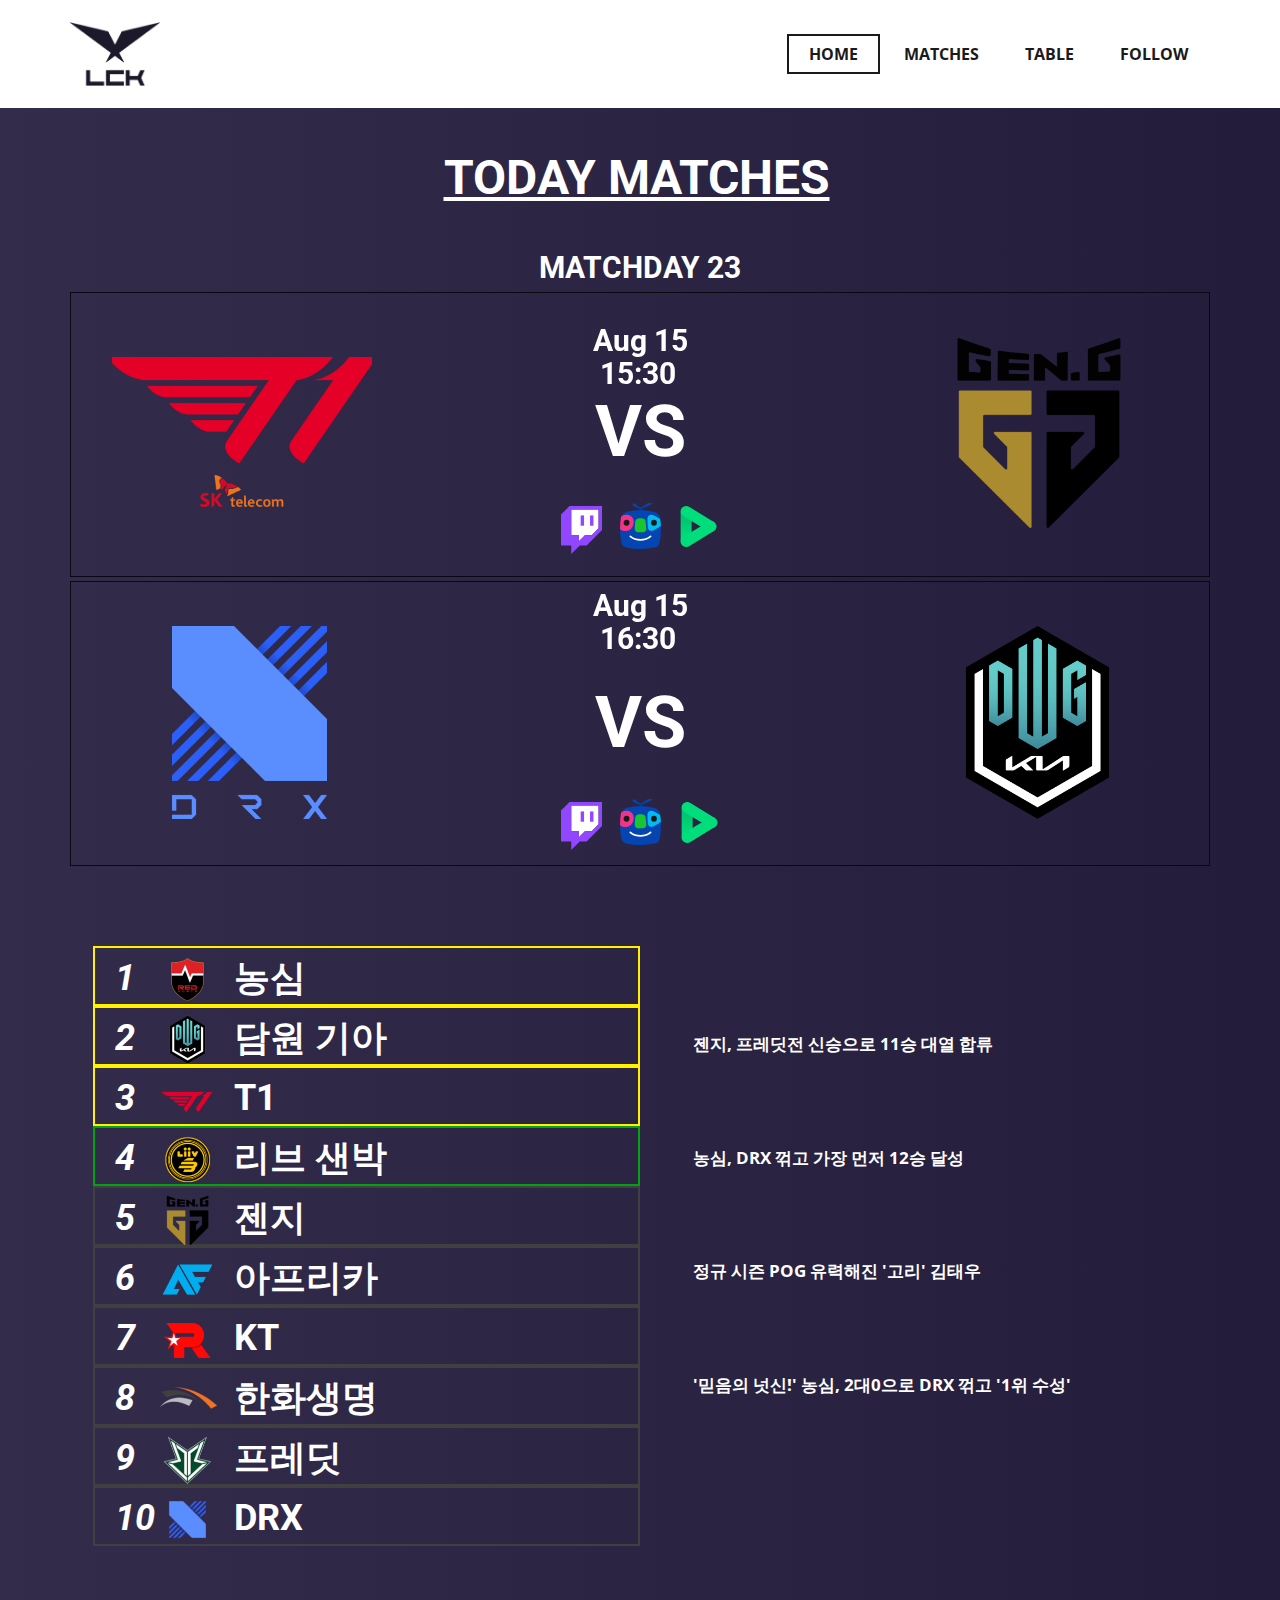
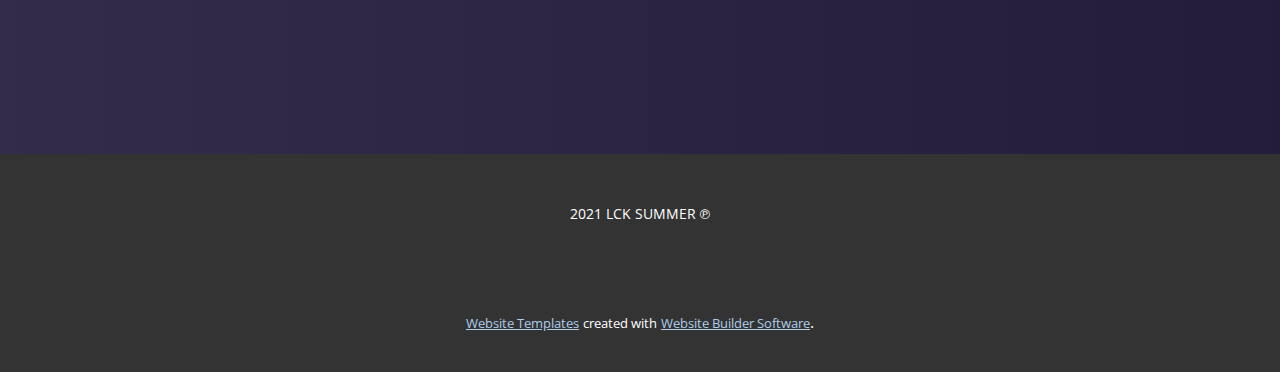
<file: index.html>
<!DOCTYPE html>
<html style="font-size: 16px;">
  <head>
    <meta name="viewport" content="width=device-width, initial-scale=1.0">
    <meta charset="utf-8">
    <meta name="keywords" content="TODAY MATCHE, VS, VS">
    <meta name="description" content="">
    <meta name="page_type" content="np-template-header-footer-from-plugin">
    <title>HOME</title>
    <link rel="stylesheet" href="nicepage.css" media="screen">
<link rel="stylesheet" href="HOME.css" media="screen">
    <script class="u-script" type="text/javascript" src="jquery.js" defer=""></script>
    <script class="u-script" type="text/javascript" src="nicepage.js" defer=""></script>
    <meta name="generator" content="Nicepage 3.23.0, nicepage.com">
    <link rel="icon" href="images/favicon.png">
    <link id="u-theme-google-font" rel="stylesheet" href="https://fonts.googleapis.com/css?family=Roboto:100,100i,300,300i,400,400i,500,500i,700,700i,900,900i|Open+Sans:300,300i,400,400i,600,600i,700,700i,800,800i">
    
    
    <script type="application/ld+json">{
		"@context": "http://schema.org",
		"@type": "Organization",
		"name": "Site1",
		"logo": "images/e20a5c3d7198dcf11996f1c20c6d88c97d89706efb6b2606d4d30a7f0f068b9965e0b9660d05a9ecd2c5c17d2d3ceb13ec6adc7ccf2ac386ccee8b598f264b123631e795246e87e356fee655ed97cd378e3fc54010f61aad5f44142fff0483ef.png"
}</script>
    <meta name="theme-color" content="#478ac9">
    <meta property="og:title" content="HOME">
    <meta property="og:description" content="">
    <meta property="og:type" content="website">
  </head>
  <body data-home-page="HOME.html" data-home-page-title="HOME" class="u-body"><header class="u-clearfix u-header u-header" id="sec-e5bd"><div class="u-clearfix u-sheet u-sheet-1">
        <a href="https://nicepage.com" class="u-image u-logo u-image-1" data-image-width="775" data-image-height="550">
          <img src="images/e20a5c3d7198dcf11996f1c20c6d88c97d89706efb6b2606d4d30a7f0f068b9965e0b9660d05a9ecd2c5c17d2d3ceb13ec6adc7ccf2ac386ccee8b598f264b123631e795246e87e356fee655ed97cd378e3fc54010f61aad5f44142fff0483ef.png" class="u-logo-image u-logo-image-1">
        </a>
        <nav class="u-menu u-menu-dropdown u-offcanvas u-menu-1" data-position="" data-responsive-from="XS">
          <div class="menu-collapse" style="font-size: 1rem; letter-spacing: 0px; font-weight: 700; text-transform: uppercase;">
            <a class="u-button-style u-custom-active-border-color u-custom-border u-custom-border-color u-custom-borders u-custom-hover-border-color u-custom-left-right-menu-spacing u-custom-padding-bottom u-custom-text-active-color u-custom-text-color u-custom-text-hover-color u-custom-top-bottom-menu-spacing u-nav-link u-text-active-palette-1-base u-text-hover-palette-2-base" href="#" style="color: rgb(17, 17, 17) !important;">
              <svg class="u-svg-link" preserveAspectRatio="xMidYMin slice" viewBox="0 0 55 55" style=""><use xmlns:xlink="http://www.w3.org/1999/xlink" xlink:href="#svg-7296"></use></svg>
              <svg class="u-svg-content" viewBox="0 0 55 55" x="0px" y="0px" id="svg-7296" style="enable-background:new 0 0 55 55;"><path d="M55,27.5C55,12.337,42.663,0,27.5,0S0,12.337,0,27.5c0,8.009,3.444,15.228,8.926,20.258l-0.026,0.023l0.892,0.752
	c0.058,0.049,0.121,0.089,0.179,0.137c0.474,0.393,0.965,0.766,1.465,1.127c0.162,0.117,0.324,0.234,0.489,0.348
	c0.534,0.368,1.082,0.717,1.642,1.048c0.122,0.072,0.245,0.142,0.368,0.212c0.613,0.349,1.239,0.678,1.88,0.98
	c0.047,0.022,0.095,0.042,0.142,0.064c2.089,0.971,4.319,1.684,6.651,2.105c0.061,0.011,0.122,0.022,0.184,0.033
	c0.724,0.125,1.456,0.225,2.197,0.292c0.09,0.008,0.18,0.013,0.271,0.021C25.998,54.961,26.744,55,27.5,55
	c0.749,0,1.488-0.039,2.222-0.098c0.093-0.008,0.186-0.013,0.279-0.021c0.735-0.067,1.461-0.164,2.178-0.287
	c0.062-0.011,0.125-0.022,0.187-0.034c2.297-0.412,4.495-1.109,6.557-2.055c0.076-0.035,0.153-0.068,0.229-0.104
	c0.617-0.29,1.22-0.603,1.811-0.936c0.147-0.083,0.293-0.167,0.439-0.253c0.538-0.317,1.067-0.648,1.581-1
	c0.185-0.126,0.366-0.259,0.549-0.391c0.439-0.316,0.87-0.642,1.289-0.983c0.093-0.075,0.193-0.14,0.284-0.217l0.915-0.764
	l-0.027-0.023C51.523,42.802,55,35.55,55,27.5z M2,27.5C2,13.439,13.439,2,27.5,2S53,13.439,53,27.5
	c0,7.577-3.325,14.389-8.589,19.063c-0.294-0.203-0.59-0.385-0.893-0.537l-8.467-4.233c-0.76-0.38-1.232-1.144-1.232-1.993v-2.957
	c0.196-0.242,0.403-0.516,0.617-0.817c1.096-1.548,1.975-3.27,2.616-5.123c1.267-0.602,2.085-1.864,2.085-3.289v-3.545
	c0-0.867-0.318-1.708-0.887-2.369v-4.667c0.052-0.519,0.236-3.448-1.883-5.864C34.524,9.065,31.541,8,27.5,8
	s-7.024,1.065-8.867,3.168c-2.119,2.416-1.935,5.345-1.883,5.864v4.667c-0.568,0.661-0.887,1.502-0.887,2.369v3.545
	c0,1.101,0.494,2.128,1.34,2.821c0.81,3.173,2.477,5.575,3.093,6.389v2.894c0,0.816-0.445,1.566-1.162,1.958l-7.907,4.313
	c-0.252,0.137-0.502,0.297-0.752,0.476C5.276,41.792,2,35.022,2,27.5z M42.459,48.132c-0.35,0.254-0.706,0.5-1.067,0.735
	c-0.166,0.108-0.331,0.216-0.5,0.321c-0.472,0.292-0.952,0.57-1.442,0.83c-0.108,0.057-0.217,0.111-0.326,0.167
	c-1.126,0.577-2.291,1.073-3.488,1.476c-0.042,0.014-0.084,0.029-0.127,0.043c-0.627,0.208-1.262,0.393-1.904,0.552
	c-0.002,0-0.004,0.001-0.006,0.001c-0.648,0.16-1.304,0.293-1.964,0.402c-0.018,0.003-0.036,0.007-0.054,0.01
	c-0.621,0.101-1.247,0.174-1.875,0.229c-0.111,0.01-0.222,0.017-0.334,0.025C28.751,52.97,28.127,53,27.5,53
	c-0.634,0-1.266-0.031-1.895-0.078c-0.109-0.008-0.218-0.015-0.326-0.025c-0.634-0.056-1.265-0.131-1.89-0.233
	c-0.028-0.005-0.056-0.01-0.084-0.015c-1.322-0.221-2.623-0.546-3.89-0.971c-0.039-0.013-0.079-0.027-0.118-0.04
	c-0.629-0.214-1.251-0.451-1.862-0.713c-0.004-0.002-0.009-0.004-0.013-0.006c-0.578-0.249-1.145-0.525-1.705-0.816
	c-0.073-0.038-0.147-0.074-0.219-0.113c-0.511-0.273-1.011-0.568-1.504-0.876c-0.146-0.092-0.291-0.185-0.435-0.279
	c-0.454-0.297-0.902-0.606-1.338-0.933c-0.045-0.034-0.088-0.07-0.133-0.104c0.032-0.018,0.064-0.036,0.096-0.054l7.907-4.313
	c1.36-0.742,2.205-2.165,2.205-3.714l-0.001-3.602l-0.23-0.278c-0.022-0.025-2.184-2.655-3.001-6.216l-0.091-0.396l-0.341-0.221
	c-0.481-0.311-0.769-0.831-0.769-1.392v-3.545c0-0.465,0.197-0.898,0.557-1.223l0.33-0.298v-5.57l-0.009-0.131
	c-0.003-0.024-0.298-2.429,1.396-4.36C21.583,10.837,24.061,10,27.5,10c3.426,0,5.896,0.83,7.346,2.466
	c1.692,1.911,1.415,4.361,1.413,4.381l-0.009,5.701l0.33,0.298c0.359,0.324,0.557,0.758,0.557,1.223v3.545
	c0,0.713-0.485,1.36-1.181,1.575l-0.497,0.153l-0.16,0.495c-0.59,1.833-1.43,3.526-2.496,5.032c-0.262,0.37-0.517,0.698-0.736,0.949
	l-0.248,0.283V39.8c0,1.612,0.896,3.062,2.338,3.782l8.467,4.233c0.054,0.027,0.107,0.055,0.16,0.083
	C42.677,47.979,42.567,48.054,42.459,48.132z"></path></svg>
            </a>
          </div>
          <div class="u-custom-menu u-nav-container">
            <ul class="u-nav u-spacing-2 u-unstyled u-nav-1"><li class="u-nav-item"><a class="u-border-2 u-border-active-grey-90 u-border-hover-grey-50 u-button-style u-nav-link u-text-active-grey-90 u-text-grey-90 u-text-hover-grey-90" href="HOME.html" style="padding: 10px 20px;">HOME</a>
</li><li class="u-nav-item"><a class="u-border-2 u-border-active-grey-90 u-border-hover-grey-50 u-button-style u-nav-link u-text-active-grey-90 u-text-grey-90 u-text-hover-grey-90" href="MATCHES.html" style="padding: 10px 20px;">MATCHES</a>
</li><li class="u-nav-item"><a class="u-border-2 u-border-active-grey-90 u-border-hover-grey-50 u-button-style u-nav-link u-text-active-grey-90 u-text-grey-90 u-text-hover-grey-90" href="TABLE.html" style="padding: 10px 20px;">TABLE</a>
</li><li class="u-nav-item"><a class="u-border-2 u-border-active-grey-90 u-border-hover-grey-50 u-button-style u-nav-link u-text-active-grey-90 u-text-grey-90 u-text-hover-grey-90" href="FOLLOW.html" style="padding: 10px 20px;">FOLLOW</a>
</li></ul>
          </div>
          <div class="u-custom-menu u-nav-container-collapse">
            <div class="u-container-style u-inner-container-layout u-opacity u-opacity-95 u-sidenav u-white u-sidenav-1" data-offcanvas-width="184">
              <div class="u-sidenav-overflow">
                <div class="u-menu-close"></div>
                <ul class="u-align-center u-nav u-popupmenu-items u-unstyled u-nav-2"><li class="u-nav-item"><a class="u-button-style u-nav-link" href="HOME.html" style="padding: 10px 20px;">HOME</a>
</li><li class="u-nav-item"><a class="u-button-style u-nav-link" href="MATCHES.html" style="padding: 10px 20px;">MATCHES</a>
</li><li class="u-nav-item"><a class="u-button-style u-nav-link" href="TABLE.html" style="padding: 10px 20px;">TABLE</a>
</li><li class="u-nav-item"><a class="u-button-style u-nav-link" href="FOLLOW.html" style="padding: 10px 20px;">FOLLOW</a>
</li></ul>
              </div>
            </div>
            <div class="u-black u-menu-overlay u-opacity u-opacity-70"></div>
          </div>
        </nav>
      </div></header>
    <section class="u-align-left-xs u-clearfix u-gradient u-section-1" id="carousel_bbf8">
      <div class="u-clearfix u-sheet u-sheet-1">
        <h1 class="u-text u-text-white u-text-1">TODAY MATCHES</h1>
        <h1 class="u-align-left-lg u-align-left-md u-align-left-sm u-align-left-xl u-text u-text-default-lg u-text-default-md u-text-default-sm u-text-default-xl u-text-white u-text-2">MATCHDAY 23</h1>
        <div class="u-align-left-lg u-align-left-md u-align-left-sm u-align-left-xl u-expanded-width u-list u-list-1">
          <div class="u-repeater u-repeater-1">
            <div class="u-border-1 u-border-custom-color-4 u-container-style u-list-item u-repeater-item u-list-item-1" data-animation-name="fadeIn" data-animation-duration="1000" data-animation-delay="0" data-animation-direction="">
              <div class="u-container-layout u-similar-container u-container-layout-1">
                <img class="u-image u-image-default u-preserve-proportions u-image-1" src="images/19_T1_Challengers_logo.png" alt="" data-image-width="800" data-image-height="445">
                <h2 class="u-subtitle u-text u-text-default u-text-white u-text-3">VS</h2>
                <img class="u-image u-image-default u-preserve-proportions u-image-2" src="images/f8179e5cdcb0957ae1bf23aa09fbd2c74e46344e9ed1d8306040d3045f767d976741e59396b31becdbb7abee3ca52134a83161faccea5a483ef577a11565bc367e7c1fe58f92bd17b81d6ee14a9fd69e7ea1192b5b737fa71856ccdffd9a6c31.png" alt="" data-image-width="1200" data-image-height="1200">
                <h1 class="u-text u-text-default u-text-white u-text-4">Aug 15<br>&nbsp;15:30
                </h1>
                <img class="u-image u-image-default u-preserve-proportions u-image-3" src="images/3d40767ac9093273a292e328fb31479acb4979920f5a62725142afcc9a9e75d5bfbd22b3a54430b33b68c71a7bc5115c42af3b2f7319ea91d8a3028012f0693e577568f9a0646b57de2095081faa707ba3d0fc9c4cb80c99816b1d3b16b0013c.svg" alt="" data-image-width="2400" data-image-height="2800" data-href="https://www.twitch.tv/lck_korea" data-target="_blank">
                <img class="u-image u-image-default u-preserve-proportions u-image-4" src="images/6fc5a424208da4ab48f22f1d17f1da69941dce4b9156a001282fc5a7879fa3f4b7e93b05cd8f5d37e3803b40cf215aaf89a2aa509f154a40b9713fcf4316abfcf1b8b905020df8eae788a505d8a0edbe99d8974c0e9eca44187a02cf4a6efb56.svg" alt="" data-image-width="65" data-image-height="75" data-href="https://bj.afreecatv.com/aflol">
                <img class="u-image u-image-default u-preserve-proportions u-image-5" src="images/4164efe986d77092cfcdd2546c3a20088a04306513bb499ad65c6dd065223cdbbd4397b2b13ca45a4b18c4993e50f7993388ef8570729ec62eec8baf0eeb32b42b7a3deb8d868d200ea3b1279a105964a6bd9bb71c28c5103645067d9e131706.svg" alt="" data-image-width="512" data-image-height="512" data-href="https://tv.naver.com/ongamenetlol">
              </div>
            </div>
          </div>
        </div>
        <div class="u-expanded-width u-list u-list-2">
          <div class="u-repeater u-repeater-2">
            <div class="u-border-1 u-border-custom-color-4 u-container-style u-list-item u-repeater-item u-list-item-2" data-animation-name="fadeIn" data-animation-duration="1000" data-animation-delay="250">
              <div class="u-container-layout u-similar-container u-container-layout-2">
                <h2 class="u-subtitle u-text u-text-default u-text-white u-text-5">VS</h2>
                <img class="u-image u-image-default u-preserve-proportions u-image-6" src="images/15_DRX_Challengers_logo.png" alt="" data-image-width="481" data-image-height="599">
                <img class="u-image u-image-default u-preserve-proportions u-image-7" src="images/4d041066afe3490184a6ee556ee7ca1c5ff2431d3816a154216888a6bcda3ffaf66be18553849f8da0a8336705ab7ea4e3608dba32482cf6dc33421660b2447169b6538eea68fc13bdd89b721e53995932cf2997bda8fd04345a546e58f28837.png" alt="" data-image-width="704" data-image-height="704">
                <img class="u-image u-image-default u-preserve-proportions u-image-8" src="images/3d40767ac9093273a292e328fb31479acb4979920f5a62725142afcc9a9e75d5bfbd22b3a54430b33b68c71a7bc5115c42af3b2f7319ea91d8a3028012f0693e577568f9a0646b57de2095081faa707ba3d0fc9c4cb80c99816b1d3b16b0013c.svg" alt="" data-image-width="2400" data-image-height="2800" data-href="https://www.twitch.tv/lck_korea" data-target="_blank">
                <img class="u-image u-image-default u-preserve-proportions u-image-9" src="images/6fc5a424208da4ab48f22f1d17f1da69941dce4b9156a001282fc5a7879fa3f4b7e93b05cd8f5d37e3803b40cf215aaf89a2aa509f154a40b9713fcf4316abfcf1b8b905020df8eae788a505d8a0edbe99d8974c0e9eca44187a02cf4a6efb56.svg" alt="" data-image-width="65" data-image-height="75" data-href="https://bj.afreecatv.com/aflol">
                <img class="u-image u-image-default u-preserve-proportions u-image-10" src="images/4164efe986d77092cfcdd2546c3a20088a04306513bb499ad65c6dd065223cdbbd4397b2b13ca45a4b18c4993e50f7993388ef8570729ec62eec8baf0eeb32b42b7a3deb8d868d200ea3b1279a105964a6bd9bb71c28c5103645067d9e131706.svg" alt="" data-image-width="512" data-image-height="512" data-href="https://tv.naver.com/ongamenetlol">
                <h1 class="u-text u-text-default u-text-white u-text-6">Aug 15<br>&nbsp;16:30
                </h1>
              </div>
            </div>
          </div>
        </div>
        <div class="u-expanded-width-xs u-list u-list-3">
          <div class="u-repeater u-repeater-3">
            <div class="u-container-style u-custom-item u-list-item u-repeater-item">
              <div class="u-container-layout u-similar-container u-container-layout-3">
                <p class="u-align-left u-custom-item u-text u-text-7">
                  <a class="u-active-none u-border-none u-btn u-button-link u-button-style u-hover-none u-none u-text-palette-1-base u-btn-1" href="http://www.kukinews.com/newsView/kuk202108130223">
                    <span style="font-weight: 700; font-size: 1.0625rem;" class="u-text-white"> 젠지, 프레딧전 신승으로 11승 대열 합류</span>
                    <br>
                  </a>
                </p>
              </div>
            </div>
            <div class="u-container-style u-custom-item u-list-item u-repeater-item">
              <div class="u-container-layout u-similar-container u-container-layout-4">
                <p class="u-align-left u-custom-item u-text u-text-8">
                  <a class="u-active-none u-border-none u-btn u-button-link u-button-style u-hover-none u-none u-text-palette-1-base u-btn-2" href="http://news.kmib.co.kr/article/view.asp?arcid=0016167143&amp;code=61162011&amp;cp=nv">
                    <span style="font-weight: 700; font-size: 1.0625rem;" class="u-text-white"> 농심, DRX 꺾고 가장 먼저 12승 달성</span>
                    <br>
                  </a>
                </p>
              </div>
            </div>
            <div class="u-container-style u-custom-item u-list-item u-repeater-item">
              <div class="u-container-layout u-similar-container u-container-layout-5">
                <p class="u-align-left u-custom-item u-text u-text-9">
                  <a class="u-active-none u-border-none u-btn u-button-link u-button-style u-hover-none u-none u-text-palette-1-base u-btn-3" href="https://www.inven.co.kr/webzine/news/?news=260845&amp;iskin=esports">
                    <span style="font-weight: 700; font-size: 1.0625rem;" class="u-text-white"> 정규 시즌 POG 유력해진 '고리' 김태우</span>
                    <br>
                  </a>
                </p>
              </div>
            </div>
            <div class="u-container-style u-custom-item u-list-item u-repeater-item">
              <div class="u-container-layout u-similar-container u-container-layout-6">
                <p class="u-align-left u-custom-item u-text u-text-10">
                  <a class="u-active-none u-border-none u-btn u-button-link u-button-style u-hover-none u-none u-text-palette-1-base u-btn-4" href="https://www.xportsnews.com/?ac=article_view&amp;entry_id=1461193">
                    <span style="font-weight: 700; font-size: 1.0625rem;" class="u-text-white"> '믿음의 넛신!' 농심, 2대0으로 DRX 꺾고 '1위 수성'</span>
                    <br>
                  </a>
                </p>
              </div>
            </div>
          </div>
        </div>
        <div class="u-list u-list-4">
          <div class="u-repeater u-repeater-4">
            <div class="u-border-2 u-border-custom-color-5 u-container-style u-custom-item u-list-item u-repeater-item">
              <div class="u-container-layout u-similar-container u-container-layout-7">
                <img class="u-image u-image-default u-preserve-proportions u-image-11" src="images/wAlxkhzTIuzRPfkubsyA.png" alt="" data-image-width="120" data-image-height="120">
                <h1 class="u-align-left u-text u-text-white u-title u-text-11">1</h1>
                <h1 class="u-align-left u-text u-text-white u-title u-text-12">농심</h1>
              </div>
            </div>
            <div class="u-border-2 u-border-custom-color-5 u-container-style u-custom-item u-list-item u-repeater-item">
              <div class="u-container-layout u-similar-container u-container-layout-8">
                <img class="u-image u-image-default u-preserve-proportions u-image-12" src="images/eBgIhqXRxiDqCcrxiwpO.png" alt="" data-image-width="150" data-image-height="150">
                <h1 class="u-align-left u-text u-text-white u-title u-text-13">2</h1>
                <h1 class="u-align-left u-text u-text-white u-title u-text-14">담원 기아</h1>
              </div>
            </div>
            <div class="u-border-2 u-border-custom-color-5 u-container-style u-custom-item u-list-item u-repeater-item">
              <div class="u-container-layout u-similar-container u-container-layout-9">
                <img class="u-image u-image-default u-preserve-proportions u-image-13" src="images/DvIFSbLXIYUzogqdimPZ.png" alt="" data-image-width="150" data-image-height="150">
                <h1 class="u-align-left u-text u-text-white u-title u-text-15">3</h1>
                <h1 class="u-align-left u-text u-text-white u-title u-text-16">T1</h1>
              </div>
            </div>
            <div class="u-border-2 u-border-custom-color-6 u-container-style u-custom-item u-list-item u-repeater-item">
              <div class="u-container-layout u-similar-container u-container-layout-10">
                <img class="u-image u-image-default u-preserve-proportions u-image-14" src="images/JHREDMGqDXtHKiEGtmxC.png" alt="" data-image-width="150" data-image-height="150">
                <h1 class="u-align-left u-text u-text-white u-title u-text-17">4</h1>
                <h1 class="u-align-left u-text u-text-white u-title u-text-18">리브 샌박</h1>
              </div>
            </div>
            <div class="u-border-2 u-border-grey-75 u-container-style u-custom-item u-list-item u-repeater-item">
              <div class="u-container-layout u-similar-container u-container-layout-11">
                <img class="u-image u-image-default u-preserve-proportions u-image-15" src="images/PChiQHBKpPmazOqaozoo.png" alt="" data-image-width="150" data-image-height="150">
                <h1 class="u-align-left u-text u-text-white u-title u-text-19">5</h1>
                <h1 class="u-align-left u-text u-text-white u-title u-text-20">젠지</h1>
              </div>
            </div>
            <div class="u-border-2 u-border-grey-75 u-container-style u-custom-item u-list-item u-repeater-item">
              <div class="u-container-layout u-similar-container u-container-layout-12">
                <img class="u-image u-image-default u-preserve-proportions u-image-16" src="images/BbfhEnHkfxQpZhRwwWyk.png" alt="" data-image-width="150" data-image-height="150">
                <h1 class="u-align-left u-text u-text-white u-title u-text-21">6</h1>
                <h1 class="u-align-left u-text u-text-white u-title u-text-22">아프리카</h1>
              </div>
            </div>
            <div class="u-border-2 u-border-grey-75 u-container-style u-custom-item u-list-item u-repeater-item">
              <div class="u-container-layout u-similar-container u-container-layout-13">
                <img class="u-image u-image-default u-preserve-proportions u-image-17" src="images/IkeUKQHBvtdVSNEYUXKb.png" alt="" data-image-width="150" data-image-height="150">
                <h1 class="u-align-left u-text u-text-white u-title u-text-23">7</h1>
                <h1 class="u-align-left u-text u-text-white u-title u-text-24">KT</h1>
              </div>
            </div>
            <div class="u-border-2 u-border-grey-75 u-container-style u-custom-item u-list-item u-repeater-item">
              <div class="u-container-layout u-similar-container u-container-layout-14">
                <img class="u-image u-image-default u-preserve-proportions u-image-18" src="images/rQqPXLWrSjSXIMxAlEfJ.png" alt="" data-image-width="150" data-image-height="150">
                <h1 class="u-align-left u-text u-text-white u-title u-text-25">8</h1>
                <h1 class="u-align-left u-text u-text-white u-title u-text-26">한화생명</h1>
              </div>
            </div>
            <div class="u-border-2 u-border-grey-75 u-container-style u-custom-item u-list-item u-repeater-item">
              <div class="u-container-layout u-similar-container u-container-layout-15">
                <img class="u-image u-image-default u-preserve-proportions u-image-19" src="images/JZRBOsEPTJylQUKrEzbb.png" alt="" data-image-width="150" data-image-height="150">
                <h1 class="u-align-left u-text u-text-white u-title u-text-27">9</h1>
                <h1 class="u-align-left u-text u-text-white u-title u-text-28">프레딧</h1>
              </div>
            </div>
            <div class="u-border-2 u-border-grey-75 u-container-style u-custom-item u-list-item u-repeater-item">
              <div class="u-container-layout u-similar-container u-container-layout-16">
                <img class="u-image u-image-default u-preserve-proportions u-image-20" src="images/fdgsofTBDlCMDdiWgnrD.png" alt="" data-image-width="150" data-image-height="150">
                <h1 class="u-align-left u-text u-text-white u-title u-text-29">10</h1>
                <h1 class="u-align-left u-text u-text-white u-title u-text-30">DRX</h1>
              </div>
            </div>
          </div>
        </div>
      </div>
    </section>
    
    
    <footer class="u-align-center u-clearfix u-footer u-grey-80 u-footer" id="sec-809c"><div class="u-clearfix u-sheet u-sheet-1">
        <p class="u-small-text u-text u-text-variant u-text-1">2021 LCK SUMMER ℗</p>
      </div></footer>
    <section class="u-backlink u-clearfix u-grey-80">
      <a class="u-link" href="https://nicepage.com/website-templates" target="_blank">
        <span>Website Templates</span>
      </a>
      <p class="u-text">
        <span>created with</span>
      </p>
      <a class="u-link" href="https://nicepage.com/" target="_blank">
        <span>Website Builder Software</span>
      </a>. 
    </section>
  </body>
</html>
</file>
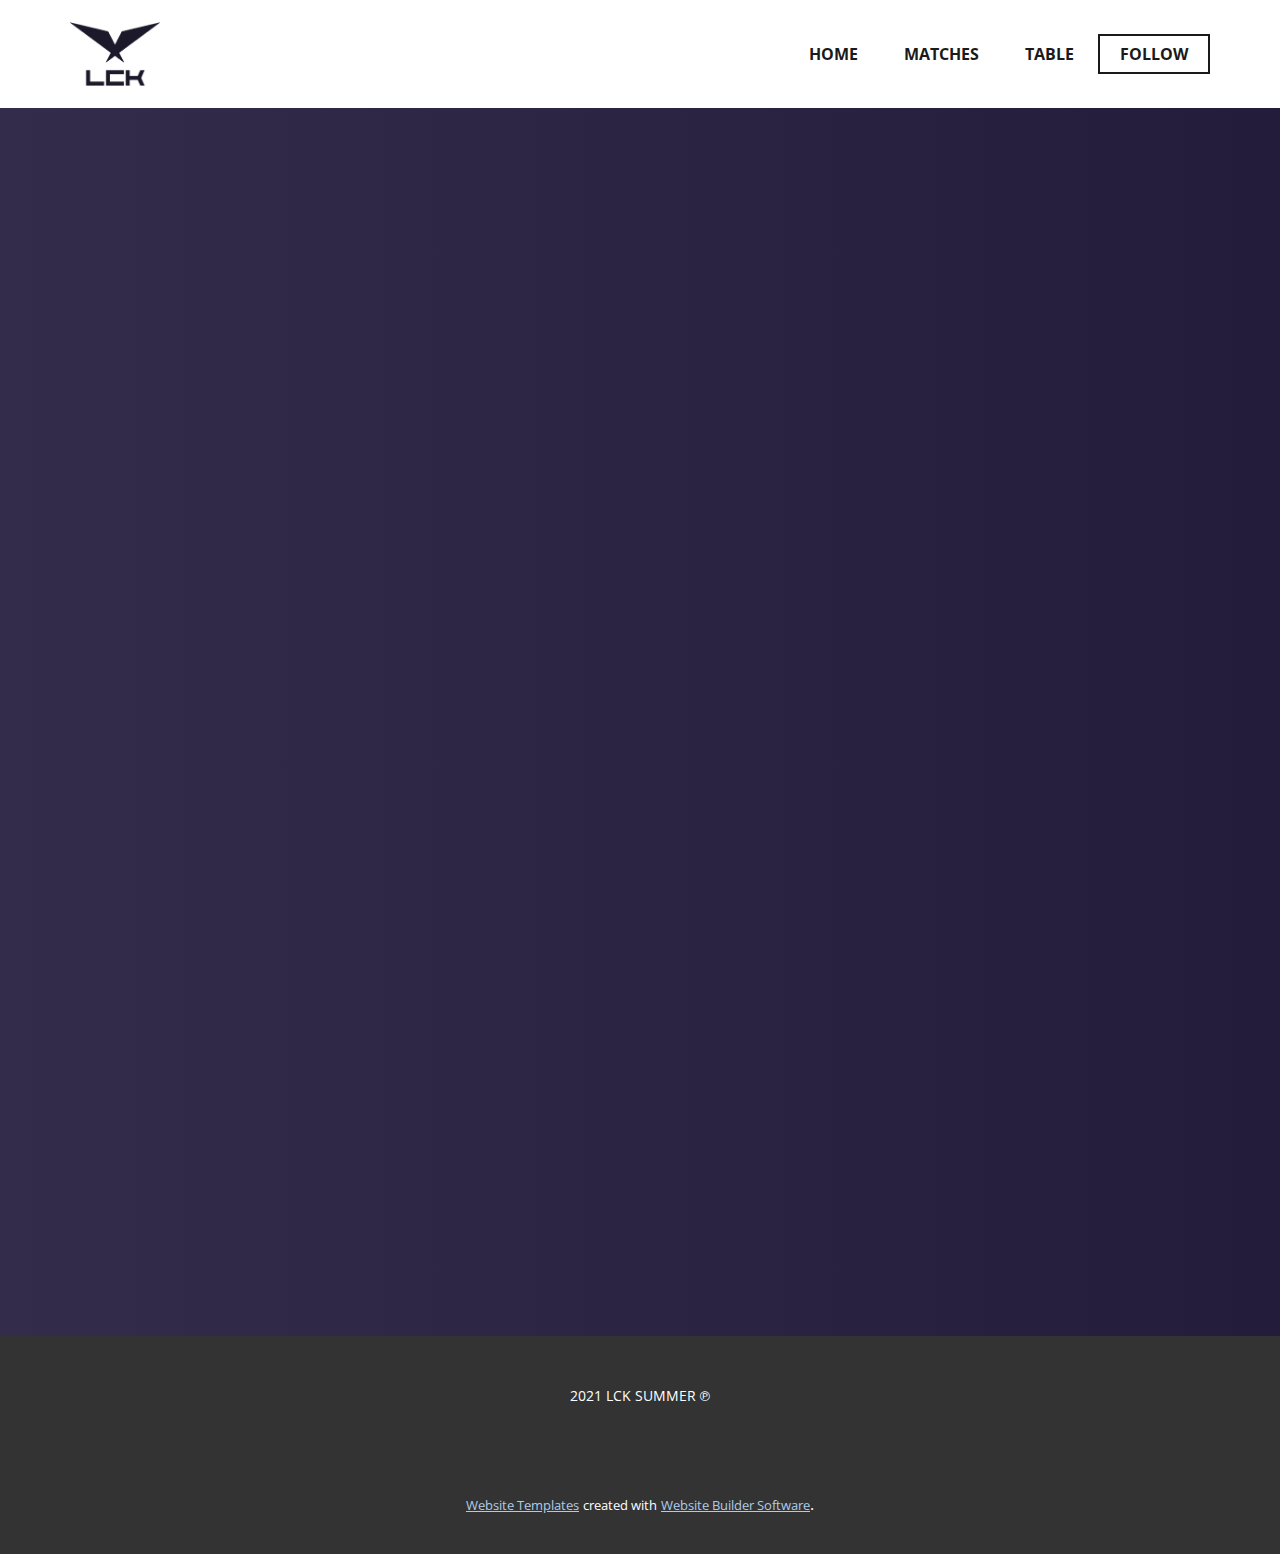
<file: FOLLOW.html>
<!DOCTYPE html>
<html style="font-size: 16px;">
  <head>
    <meta name="viewport" content="width=device-width, initial-scale=1.0">
    <meta charset="utf-8">
    <meta name="keywords" content="">
    <meta name="description" content="">
    <meta name="page_type" content="np-template-header-footer-from-plugin">
    <title>FOLLOW</title>
    <link rel="stylesheet" href="nicepage.css" media="screen">
<link rel="stylesheet" href="FOLLOW.css" media="screen">
    <script class="u-script" type="text/javascript" src="jquery.js" defer=""></script>
    <script class="u-script" type="text/javascript" src="nicepage.js" defer=""></script>
    <meta name="generator" content="Nicepage 3.23.0, nicepage.com">
    <link rel="icon" href="images/favicon.png">
    <link id="u-theme-google-font" rel="stylesheet" href="https://fonts.googleapis.com/css?family=Roboto:100,100i,300,300i,400,400i,500,500i,700,700i,900,900i|Open+Sans:300,300i,400,400i,600,600i,700,700i,800,800i">
    
    
    <script type="application/ld+json">{
		"@context": "http://schema.org",
		"@type": "Organization",
		"name": "Site1",
		"logo": "images/e20a5c3d7198dcf11996f1c20c6d88c97d89706efb6b2606d4d30a7f0f068b9965e0b9660d05a9ecd2c5c17d2d3ceb13ec6adc7ccf2ac386ccee8b598f264b123631e795246e87e356fee655ed97cd378e3fc54010f61aad5f44142fff0483ef.png"
}</script>
    <meta name="theme-color" content="#478ac9">
    <meta property="og:title" content="FOLLOW">
    <meta property="og:description" content="">
    <meta property="og:type" content="website">
  </head>
  <body class="u-body"><header class="u-clearfix u-header u-header" id="sec-e5bd"><div class="u-clearfix u-sheet u-sheet-1">
        <a href="https://nicepage.com" class="u-image u-logo u-image-1" data-image-width="775" data-image-height="550">
          <img src="images/e20a5c3d7198dcf11996f1c20c6d88c97d89706efb6b2606d4d30a7f0f068b9965e0b9660d05a9ecd2c5c17d2d3ceb13ec6adc7ccf2ac386ccee8b598f264b123631e795246e87e356fee655ed97cd378e3fc54010f61aad5f44142fff0483ef.png" class="u-logo-image u-logo-image-1">
        </a>
        <nav class="u-menu u-menu-dropdown u-offcanvas u-menu-1" data-position="" data-responsive-from="XS">
          <div class="menu-collapse" style="font-size: 1rem; letter-spacing: 0px; font-weight: 700; text-transform: uppercase;">
            <a class="u-button-style u-custom-active-border-color u-custom-border u-custom-border-color u-custom-borders u-custom-hover-border-color u-custom-left-right-menu-spacing u-custom-padding-bottom u-custom-text-active-color u-custom-text-color u-custom-text-hover-color u-custom-top-bottom-menu-spacing u-nav-link u-text-active-palette-1-base u-text-hover-palette-2-base" href="#" style="color: rgb(17, 17, 17) !important;">
              <svg class="u-svg-link" preserveAspectRatio="xMidYMin slice" viewBox="0 0 55 55" style=""><use xmlns:xlink="http://www.w3.org/1999/xlink" xlink:href="#svg-7296"></use></svg>
              <svg class="u-svg-content" viewBox="0 0 55 55" x="0px" y="0px" id="svg-7296" style="enable-background:new 0 0 55 55;"><path d="M55,27.5C55,12.337,42.663,0,27.5,0S0,12.337,0,27.5c0,8.009,3.444,15.228,8.926,20.258l-0.026,0.023l0.892,0.752
	c0.058,0.049,0.121,0.089,0.179,0.137c0.474,0.393,0.965,0.766,1.465,1.127c0.162,0.117,0.324,0.234,0.489,0.348
	c0.534,0.368,1.082,0.717,1.642,1.048c0.122,0.072,0.245,0.142,0.368,0.212c0.613,0.349,1.239,0.678,1.88,0.98
	c0.047,0.022,0.095,0.042,0.142,0.064c2.089,0.971,4.319,1.684,6.651,2.105c0.061,0.011,0.122,0.022,0.184,0.033
	c0.724,0.125,1.456,0.225,2.197,0.292c0.09,0.008,0.18,0.013,0.271,0.021C25.998,54.961,26.744,55,27.5,55
	c0.749,0,1.488-0.039,2.222-0.098c0.093-0.008,0.186-0.013,0.279-0.021c0.735-0.067,1.461-0.164,2.178-0.287
	c0.062-0.011,0.125-0.022,0.187-0.034c2.297-0.412,4.495-1.109,6.557-2.055c0.076-0.035,0.153-0.068,0.229-0.104
	c0.617-0.29,1.22-0.603,1.811-0.936c0.147-0.083,0.293-0.167,0.439-0.253c0.538-0.317,1.067-0.648,1.581-1
	c0.185-0.126,0.366-0.259,0.549-0.391c0.439-0.316,0.87-0.642,1.289-0.983c0.093-0.075,0.193-0.14,0.284-0.217l0.915-0.764
	l-0.027-0.023C51.523,42.802,55,35.55,55,27.5z M2,27.5C2,13.439,13.439,2,27.5,2S53,13.439,53,27.5
	c0,7.577-3.325,14.389-8.589,19.063c-0.294-0.203-0.59-0.385-0.893-0.537l-8.467-4.233c-0.76-0.38-1.232-1.144-1.232-1.993v-2.957
	c0.196-0.242,0.403-0.516,0.617-0.817c1.096-1.548,1.975-3.27,2.616-5.123c1.267-0.602,2.085-1.864,2.085-3.289v-3.545
	c0-0.867-0.318-1.708-0.887-2.369v-4.667c0.052-0.519,0.236-3.448-1.883-5.864C34.524,9.065,31.541,8,27.5,8
	s-7.024,1.065-8.867,3.168c-2.119,2.416-1.935,5.345-1.883,5.864v4.667c-0.568,0.661-0.887,1.502-0.887,2.369v3.545
	c0,1.101,0.494,2.128,1.34,2.821c0.81,3.173,2.477,5.575,3.093,6.389v2.894c0,0.816-0.445,1.566-1.162,1.958l-7.907,4.313
	c-0.252,0.137-0.502,0.297-0.752,0.476C5.276,41.792,2,35.022,2,27.5z M42.459,48.132c-0.35,0.254-0.706,0.5-1.067,0.735
	c-0.166,0.108-0.331,0.216-0.5,0.321c-0.472,0.292-0.952,0.57-1.442,0.83c-0.108,0.057-0.217,0.111-0.326,0.167
	c-1.126,0.577-2.291,1.073-3.488,1.476c-0.042,0.014-0.084,0.029-0.127,0.043c-0.627,0.208-1.262,0.393-1.904,0.552
	c-0.002,0-0.004,0.001-0.006,0.001c-0.648,0.16-1.304,0.293-1.964,0.402c-0.018,0.003-0.036,0.007-0.054,0.01
	c-0.621,0.101-1.247,0.174-1.875,0.229c-0.111,0.01-0.222,0.017-0.334,0.025C28.751,52.97,28.127,53,27.5,53
	c-0.634,0-1.266-0.031-1.895-0.078c-0.109-0.008-0.218-0.015-0.326-0.025c-0.634-0.056-1.265-0.131-1.89-0.233
	c-0.028-0.005-0.056-0.01-0.084-0.015c-1.322-0.221-2.623-0.546-3.89-0.971c-0.039-0.013-0.079-0.027-0.118-0.04
	c-0.629-0.214-1.251-0.451-1.862-0.713c-0.004-0.002-0.009-0.004-0.013-0.006c-0.578-0.249-1.145-0.525-1.705-0.816
	c-0.073-0.038-0.147-0.074-0.219-0.113c-0.511-0.273-1.011-0.568-1.504-0.876c-0.146-0.092-0.291-0.185-0.435-0.279
	c-0.454-0.297-0.902-0.606-1.338-0.933c-0.045-0.034-0.088-0.07-0.133-0.104c0.032-0.018,0.064-0.036,0.096-0.054l7.907-4.313
	c1.36-0.742,2.205-2.165,2.205-3.714l-0.001-3.602l-0.23-0.278c-0.022-0.025-2.184-2.655-3.001-6.216l-0.091-0.396l-0.341-0.221
	c-0.481-0.311-0.769-0.831-0.769-1.392v-3.545c0-0.465,0.197-0.898,0.557-1.223l0.33-0.298v-5.57l-0.009-0.131
	c-0.003-0.024-0.298-2.429,1.396-4.36C21.583,10.837,24.061,10,27.5,10c3.426,0,5.896,0.83,7.346,2.466
	c1.692,1.911,1.415,4.361,1.413,4.381l-0.009,5.701l0.33,0.298c0.359,0.324,0.557,0.758,0.557,1.223v3.545
	c0,0.713-0.485,1.36-1.181,1.575l-0.497,0.153l-0.16,0.495c-0.59,1.833-1.43,3.526-2.496,5.032c-0.262,0.37-0.517,0.698-0.736,0.949
	l-0.248,0.283V39.8c0,1.612,0.896,3.062,2.338,3.782l8.467,4.233c0.054,0.027,0.107,0.055,0.16,0.083
	C42.677,47.979,42.567,48.054,42.459,48.132z"></path></svg>
            </a>
          </div>
          <div class="u-custom-menu u-nav-container">
            <ul class="u-nav u-spacing-2 u-unstyled u-nav-1"><li class="u-nav-item"><a class="u-border-2 u-border-active-grey-90 u-border-hover-grey-50 u-button-style u-nav-link u-text-active-grey-90 u-text-grey-90 u-text-hover-grey-90" href="HOME.html" style="padding: 10px 20px;">HOME</a>
</li><li class="u-nav-item"><a class="u-border-2 u-border-active-grey-90 u-border-hover-grey-50 u-button-style u-nav-link u-text-active-grey-90 u-text-grey-90 u-text-hover-grey-90" href="MATCHES.html" style="padding: 10px 20px;">MATCHES</a>
</li><li class="u-nav-item"><a class="u-border-2 u-border-active-grey-90 u-border-hover-grey-50 u-button-style u-nav-link u-text-active-grey-90 u-text-grey-90 u-text-hover-grey-90" href="TABLE.html" style="padding: 10px 20px;">TABLE</a>
</li><li class="u-nav-item"><a class="u-border-2 u-border-active-grey-90 u-border-hover-grey-50 u-button-style u-nav-link u-text-active-grey-90 u-text-grey-90 u-text-hover-grey-90" href="FOLLOW.html" style="padding: 10px 20px;">FOLLOW</a>
</li></ul>
          </div>
          <div class="u-custom-menu u-nav-container-collapse">
            <div class="u-container-style u-inner-container-layout u-opacity u-opacity-95 u-sidenav u-white u-sidenav-1" data-offcanvas-width="184">
              <div class="u-sidenav-overflow">
                <div class="u-menu-close"></div>
                <ul class="u-align-center u-nav u-popupmenu-items u-unstyled u-nav-2"><li class="u-nav-item"><a class="u-button-style u-nav-link" href="HOME.html" style="padding: 10px 20px;">HOME</a>
</li><li class="u-nav-item"><a class="u-button-style u-nav-link" href="MATCHES.html" style="padding: 10px 20px;">MATCHES</a>
</li><li class="u-nav-item"><a class="u-button-style u-nav-link" href="TABLE.html" style="padding: 10px 20px;">TABLE</a>
</li><li class="u-nav-item"><a class="u-button-style u-nav-link" href="FOLLOW.html" style="padding: 10px 20px;">FOLLOW</a>
</li></ul>
              </div>
            </div>
            <div class="u-black u-menu-overlay u-opacity u-opacity-70"></div>
          </div>
        </nav>
      </div></header> 
    <section class="u-align-left-xs u-clearfix u-gradient u-section-1" id="sec-6507">
      <div class="u-align-left u-clearfix u-sheet u-sheet-1"></div>
    </section>
    
    
    <footer class="u-align-center u-clearfix u-footer u-grey-80 u-footer" id="sec-809c"><div class="u-clearfix u-sheet u-sheet-1">
        <p class="u-small-text u-text u-text-variant u-text-1">2021 LCK SUMMER ℗</p>
      </div></footer>
    <section class="u-backlink u-clearfix u-grey-80">
      <a class="u-link" href="https://nicepage.com/website-templates" target="_blank">
        <span>Website Templates</span>
      </a>
      <p class="u-text">
        <span>created with</span>
      </p>
      <a class="u-link" href="https://nicepage.com/" target="_blank">
        <span>Website Builder Software</span>
      </a>. 
    </section>
  </body>
</html>
</file>
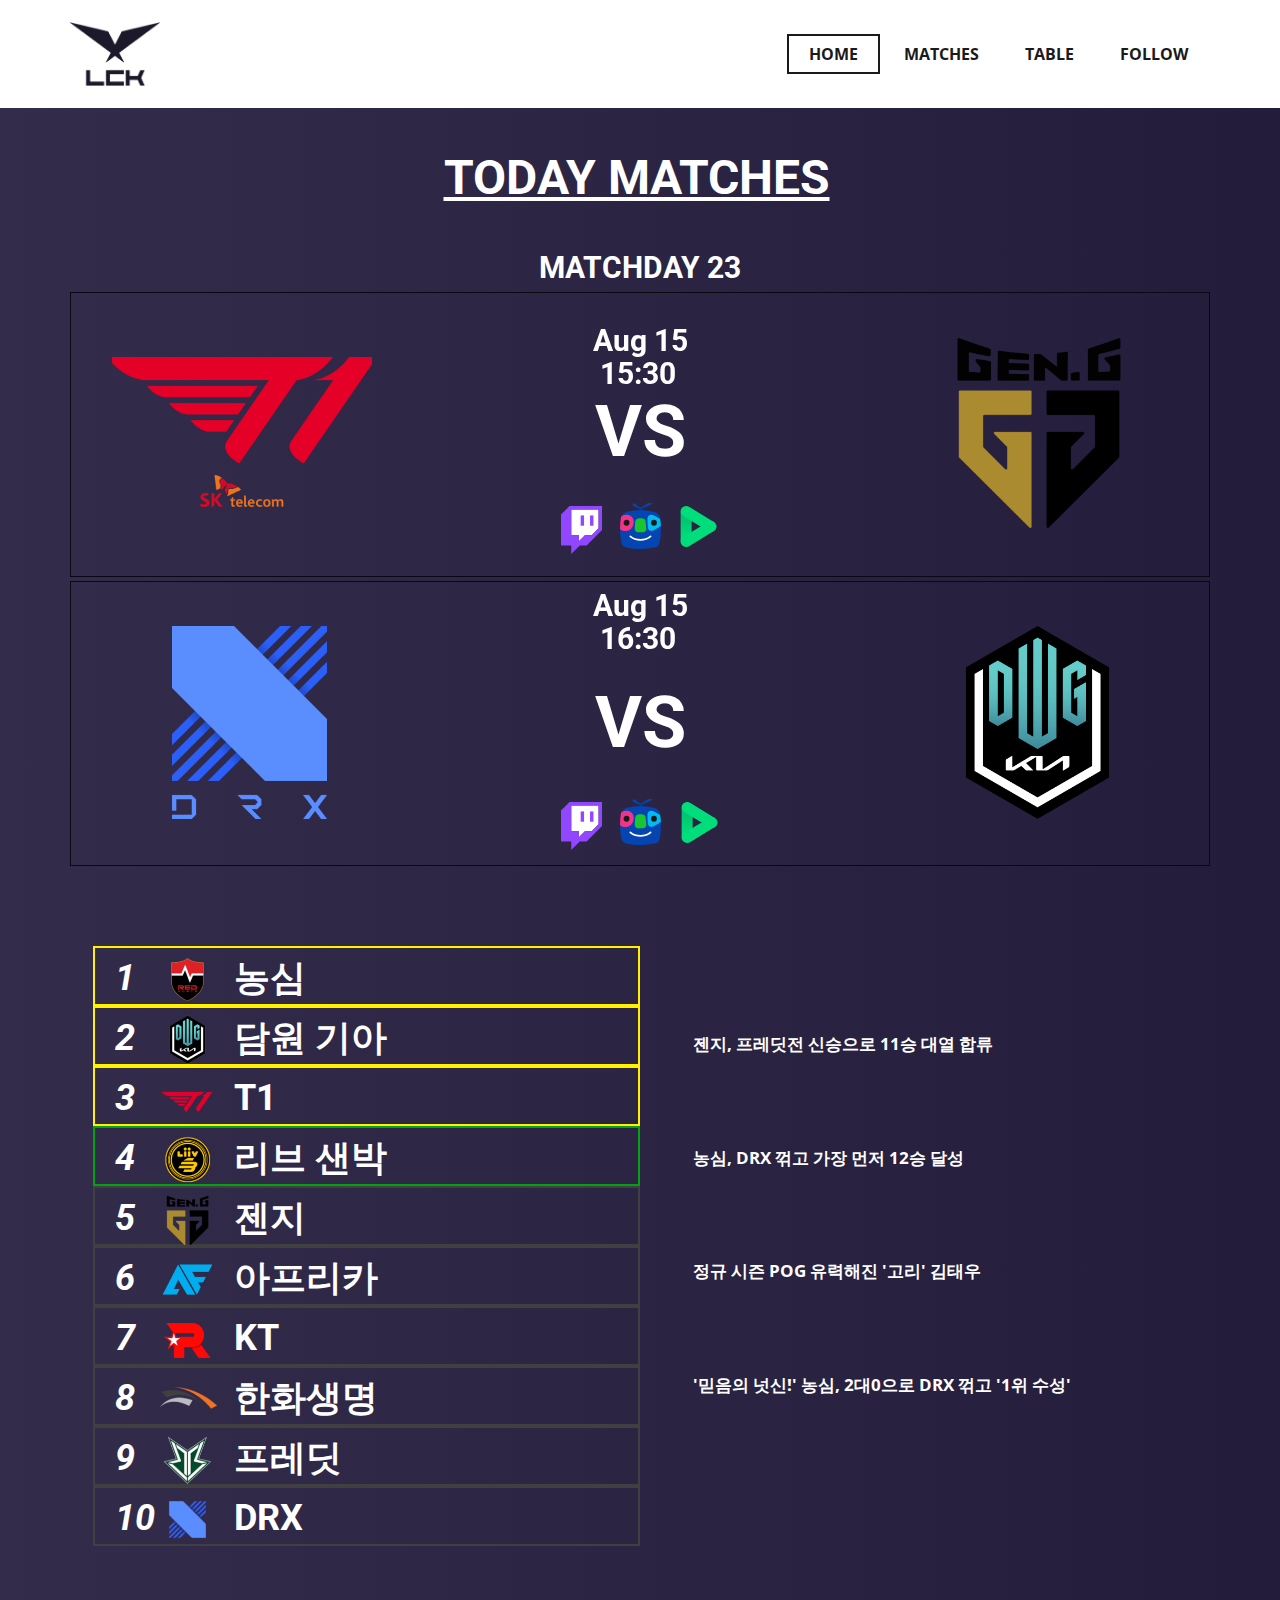
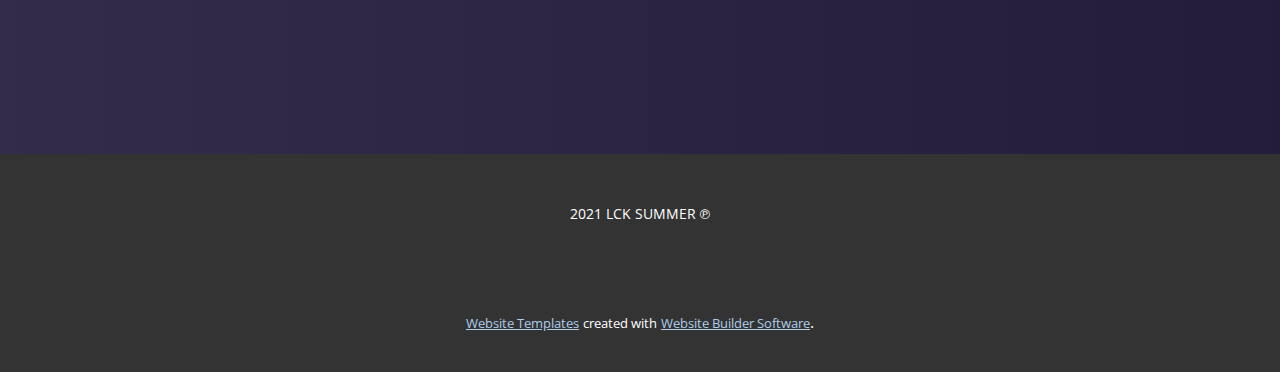
<file: HOME.html>
<!DOCTYPE html>
<html style="font-size: 16px;">
  <head>
    <meta name="viewport" content="width=device-width, initial-scale=1.0">
    <meta charset="utf-8">
    <meta name="keywords" content="TODAY MATCHE, VS, VS">
    <meta name="description" content="">
    <meta name="page_type" content="np-template-header-footer-from-plugin">
    <title>HOME</title>
    <link rel="stylesheet" href="nicepage.css" media="screen">
<link rel="stylesheet" href="HOME.css" media="screen">
    <script class="u-script" type="text/javascript" src="jquery.js" defer=""></script>
    <script class="u-script" type="text/javascript" src="nicepage.js" defer=""></script>
    <meta name="generator" content="Nicepage 3.23.0, nicepage.com">
    <link rel="icon" href="images/favicon.png">
    <link id="u-theme-google-font" rel="stylesheet" href="https://fonts.googleapis.com/css?family=Roboto:100,100i,300,300i,400,400i,500,500i,700,700i,900,900i|Open+Sans:300,300i,400,400i,600,600i,700,700i,800,800i">
    
    
    <script type="application/ld+json">{
		"@context": "http://schema.org",
		"@type": "Organization",
		"name": "Site1",
		"logo": "images/e20a5c3d7198dcf11996f1c20c6d88c97d89706efb6b2606d4d30a7f0f068b9965e0b9660d05a9ecd2c5c17d2d3ceb13ec6adc7ccf2ac386ccee8b598f264b123631e795246e87e356fee655ed97cd378e3fc54010f61aad5f44142fff0483ef.png"
}</script>
    <meta name="theme-color" content="#478ac9">
    <meta property="og:title" content="HOME">
    <meta property="og:description" content="">
    <meta property="og:type" content="website">
  </head>
  <body class="u-body"><header class="u-clearfix u-header u-header" id="sec-e5bd"><div class="u-clearfix u-sheet u-sheet-1">
        <a href="https://nicepage.com" class="u-image u-logo u-image-1" data-image-width="775" data-image-height="550">
          <img src="images/e20a5c3d7198dcf11996f1c20c6d88c97d89706efb6b2606d4d30a7f0f068b9965e0b9660d05a9ecd2c5c17d2d3ceb13ec6adc7ccf2ac386ccee8b598f264b123631e795246e87e356fee655ed97cd378e3fc54010f61aad5f44142fff0483ef.png" class="u-logo-image u-logo-image-1">
        </a>
        <nav class="u-menu u-menu-dropdown u-offcanvas u-menu-1" data-position="" data-responsive-from="XS">
          <div class="menu-collapse" style="font-size: 1rem; letter-spacing: 0px; font-weight: 700; text-transform: uppercase;">
            <a class="u-button-style u-custom-active-border-color u-custom-border u-custom-border-color u-custom-borders u-custom-hover-border-color u-custom-left-right-menu-spacing u-custom-padding-bottom u-custom-text-active-color u-custom-text-color u-custom-text-hover-color u-custom-top-bottom-menu-spacing u-nav-link u-text-active-palette-1-base u-text-hover-palette-2-base" href="#" style="color: rgb(17, 17, 17) !important;">
              <svg class="u-svg-link" preserveAspectRatio="xMidYMin slice" viewBox="0 0 55 55" style=""><use xmlns:xlink="http://www.w3.org/1999/xlink" xlink:href="#svg-7296"></use></svg>
              <svg class="u-svg-content" viewBox="0 0 55 55" x="0px" y="0px" id="svg-7296" style="enable-background:new 0 0 55 55;"><path d="M55,27.5C55,12.337,42.663,0,27.5,0S0,12.337,0,27.5c0,8.009,3.444,15.228,8.926,20.258l-0.026,0.023l0.892,0.752
	c0.058,0.049,0.121,0.089,0.179,0.137c0.474,0.393,0.965,0.766,1.465,1.127c0.162,0.117,0.324,0.234,0.489,0.348
	c0.534,0.368,1.082,0.717,1.642,1.048c0.122,0.072,0.245,0.142,0.368,0.212c0.613,0.349,1.239,0.678,1.88,0.98
	c0.047,0.022,0.095,0.042,0.142,0.064c2.089,0.971,4.319,1.684,6.651,2.105c0.061,0.011,0.122,0.022,0.184,0.033
	c0.724,0.125,1.456,0.225,2.197,0.292c0.09,0.008,0.18,0.013,0.271,0.021C25.998,54.961,26.744,55,27.5,55
	c0.749,0,1.488-0.039,2.222-0.098c0.093-0.008,0.186-0.013,0.279-0.021c0.735-0.067,1.461-0.164,2.178-0.287
	c0.062-0.011,0.125-0.022,0.187-0.034c2.297-0.412,4.495-1.109,6.557-2.055c0.076-0.035,0.153-0.068,0.229-0.104
	c0.617-0.29,1.22-0.603,1.811-0.936c0.147-0.083,0.293-0.167,0.439-0.253c0.538-0.317,1.067-0.648,1.581-1
	c0.185-0.126,0.366-0.259,0.549-0.391c0.439-0.316,0.87-0.642,1.289-0.983c0.093-0.075,0.193-0.14,0.284-0.217l0.915-0.764
	l-0.027-0.023C51.523,42.802,55,35.55,55,27.5z M2,27.5C2,13.439,13.439,2,27.5,2S53,13.439,53,27.5
	c0,7.577-3.325,14.389-8.589,19.063c-0.294-0.203-0.59-0.385-0.893-0.537l-8.467-4.233c-0.76-0.38-1.232-1.144-1.232-1.993v-2.957
	c0.196-0.242,0.403-0.516,0.617-0.817c1.096-1.548,1.975-3.27,2.616-5.123c1.267-0.602,2.085-1.864,2.085-3.289v-3.545
	c0-0.867-0.318-1.708-0.887-2.369v-4.667c0.052-0.519,0.236-3.448-1.883-5.864C34.524,9.065,31.541,8,27.5,8
	s-7.024,1.065-8.867,3.168c-2.119,2.416-1.935,5.345-1.883,5.864v4.667c-0.568,0.661-0.887,1.502-0.887,2.369v3.545
	c0,1.101,0.494,2.128,1.34,2.821c0.81,3.173,2.477,5.575,3.093,6.389v2.894c0,0.816-0.445,1.566-1.162,1.958l-7.907,4.313
	c-0.252,0.137-0.502,0.297-0.752,0.476C5.276,41.792,2,35.022,2,27.5z M42.459,48.132c-0.35,0.254-0.706,0.5-1.067,0.735
	c-0.166,0.108-0.331,0.216-0.5,0.321c-0.472,0.292-0.952,0.57-1.442,0.83c-0.108,0.057-0.217,0.111-0.326,0.167
	c-1.126,0.577-2.291,1.073-3.488,1.476c-0.042,0.014-0.084,0.029-0.127,0.043c-0.627,0.208-1.262,0.393-1.904,0.552
	c-0.002,0-0.004,0.001-0.006,0.001c-0.648,0.16-1.304,0.293-1.964,0.402c-0.018,0.003-0.036,0.007-0.054,0.01
	c-0.621,0.101-1.247,0.174-1.875,0.229c-0.111,0.01-0.222,0.017-0.334,0.025C28.751,52.97,28.127,53,27.5,53
	c-0.634,0-1.266-0.031-1.895-0.078c-0.109-0.008-0.218-0.015-0.326-0.025c-0.634-0.056-1.265-0.131-1.89-0.233
	c-0.028-0.005-0.056-0.01-0.084-0.015c-1.322-0.221-2.623-0.546-3.89-0.971c-0.039-0.013-0.079-0.027-0.118-0.04
	c-0.629-0.214-1.251-0.451-1.862-0.713c-0.004-0.002-0.009-0.004-0.013-0.006c-0.578-0.249-1.145-0.525-1.705-0.816
	c-0.073-0.038-0.147-0.074-0.219-0.113c-0.511-0.273-1.011-0.568-1.504-0.876c-0.146-0.092-0.291-0.185-0.435-0.279
	c-0.454-0.297-0.902-0.606-1.338-0.933c-0.045-0.034-0.088-0.07-0.133-0.104c0.032-0.018,0.064-0.036,0.096-0.054l7.907-4.313
	c1.36-0.742,2.205-2.165,2.205-3.714l-0.001-3.602l-0.23-0.278c-0.022-0.025-2.184-2.655-3.001-6.216l-0.091-0.396l-0.341-0.221
	c-0.481-0.311-0.769-0.831-0.769-1.392v-3.545c0-0.465,0.197-0.898,0.557-1.223l0.33-0.298v-5.57l-0.009-0.131
	c-0.003-0.024-0.298-2.429,1.396-4.36C21.583,10.837,24.061,10,27.5,10c3.426,0,5.896,0.83,7.346,2.466
	c1.692,1.911,1.415,4.361,1.413,4.381l-0.009,5.701l0.33,0.298c0.359,0.324,0.557,0.758,0.557,1.223v3.545
	c0,0.713-0.485,1.36-1.181,1.575l-0.497,0.153l-0.16,0.495c-0.59,1.833-1.43,3.526-2.496,5.032c-0.262,0.37-0.517,0.698-0.736,0.949
	l-0.248,0.283V39.8c0,1.612,0.896,3.062,2.338,3.782l8.467,4.233c0.054,0.027,0.107,0.055,0.16,0.083
	C42.677,47.979,42.567,48.054,42.459,48.132z"></path></svg>
            </a>
          </div>
          <div class="u-custom-menu u-nav-container">
            <ul class="u-nav u-spacing-2 u-unstyled u-nav-1"><li class="u-nav-item"><a class="u-border-2 u-border-active-grey-90 u-border-hover-grey-50 u-button-style u-nav-link u-text-active-grey-90 u-text-grey-90 u-text-hover-grey-90" href="HOME.html" style="padding: 10px 20px;">HOME</a>
</li><li class="u-nav-item"><a class="u-border-2 u-border-active-grey-90 u-border-hover-grey-50 u-button-style u-nav-link u-text-active-grey-90 u-text-grey-90 u-text-hover-grey-90" href="MATCHES.html" style="padding: 10px 20px;">MATCHES</a>
</li><li class="u-nav-item"><a class="u-border-2 u-border-active-grey-90 u-border-hover-grey-50 u-button-style u-nav-link u-text-active-grey-90 u-text-grey-90 u-text-hover-grey-90" href="TABLE.html" style="padding: 10px 20px;">TABLE</a>
</li><li class="u-nav-item"><a class="u-border-2 u-border-active-grey-90 u-border-hover-grey-50 u-button-style u-nav-link u-text-active-grey-90 u-text-grey-90 u-text-hover-grey-90" href="FOLLOW.html" style="padding: 10px 20px;">FOLLOW</a>
</li></ul>
          </div>
          <div class="u-custom-menu u-nav-container-collapse">
            <div class="u-container-style u-inner-container-layout u-opacity u-opacity-95 u-sidenav u-white u-sidenav-1" data-offcanvas-width="184">
              <div class="u-sidenav-overflow">
                <div class="u-menu-close"></div>
                <ul class="u-align-center u-nav u-popupmenu-items u-unstyled u-nav-2"><li class="u-nav-item"><a class="u-button-style u-nav-link" href="HOME.html" style="padding: 10px 20px;">HOME</a>
</li><li class="u-nav-item"><a class="u-button-style u-nav-link" href="MATCHES.html" style="padding: 10px 20px;">MATCHES</a>
</li><li class="u-nav-item"><a class="u-button-style u-nav-link" href="TABLE.html" style="padding: 10px 20px;">TABLE</a>
</li><li class="u-nav-item"><a class="u-button-style u-nav-link" href="FOLLOW.html" style="padding: 10px 20px;">FOLLOW</a>
</li></ul>
              </div>
            </div>
            <div class="u-black u-menu-overlay u-opacity u-opacity-70"></div>
          </div>
        </nav>
      </div></header>
    <section class="u-align-left-xs u-clearfix u-gradient u-section-1" id="carousel_bbf8">
      <div class="u-clearfix u-sheet u-sheet-1">
        <h1 class="u-text u-text-white u-text-1">TODAY MATCHES</h1>
        <h1 class="u-align-left-lg u-align-left-md u-align-left-sm u-align-left-xl u-text u-text-default-lg u-text-default-md u-text-default-sm u-text-default-xl u-text-white u-text-2">MATCHDAY 23</h1>
        <div class="u-align-left-lg u-align-left-md u-align-left-sm u-align-left-xl u-expanded-width u-list u-list-1">
          <div class="u-repeater u-repeater-1">
            <div class="u-border-1 u-border-custom-color-4 u-container-style u-list-item u-repeater-item u-list-item-1" data-animation-name="fadeIn" data-animation-duration="1000" data-animation-delay="0" data-animation-direction="">
              <div class="u-container-layout u-similar-container u-container-layout-1">
                <img class="u-image u-image-default u-preserve-proportions u-image-1" src="images/19_T1_Challengers_logo.png" alt="" data-image-width="800" data-image-height="445">
                <h2 class="u-subtitle u-text u-text-default u-text-white u-text-3">VS</h2>
                <img class="u-image u-image-default u-preserve-proportions u-image-2" src="images/f8179e5cdcb0957ae1bf23aa09fbd2c74e46344e9ed1d8306040d3045f767d976741e59396b31becdbb7abee3ca52134a83161faccea5a483ef577a11565bc367e7c1fe58f92bd17b81d6ee14a9fd69e7ea1192b5b737fa71856ccdffd9a6c31.png" alt="" data-image-width="1200" data-image-height="1200">
                <h1 class="u-text u-text-default u-text-white u-text-4">Aug 15<br>&nbsp;15:30
                </h1>
                <img class="u-image u-image-default u-preserve-proportions u-image-3" src="images/3d40767ac9093273a292e328fb31479acb4979920f5a62725142afcc9a9e75d5bfbd22b3a54430b33b68c71a7bc5115c42af3b2f7319ea91d8a3028012f0693e577568f9a0646b57de2095081faa707ba3d0fc9c4cb80c99816b1d3b16b0013c.svg" alt="" data-image-width="2400" data-image-height="2800" data-href="https://www.twitch.tv/lck_korea" data-target="_blank">
                <img class="u-image u-image-default u-preserve-proportions u-image-4" src="images/6fc5a424208da4ab48f22f1d17f1da69941dce4b9156a001282fc5a7879fa3f4b7e93b05cd8f5d37e3803b40cf215aaf89a2aa509f154a40b9713fcf4316abfcf1b8b905020df8eae788a505d8a0edbe99d8974c0e9eca44187a02cf4a6efb56.svg" alt="" data-image-width="65" data-image-height="75" data-href="https://bj.afreecatv.com/aflol">
                <img class="u-image u-image-default u-preserve-proportions u-image-5" src="images/4164efe986d77092cfcdd2546c3a20088a04306513bb499ad65c6dd065223cdbbd4397b2b13ca45a4b18c4993e50f7993388ef8570729ec62eec8baf0eeb32b42b7a3deb8d868d200ea3b1279a105964a6bd9bb71c28c5103645067d9e131706.svg" alt="" data-image-width="512" data-image-height="512" data-href="https://tv.naver.com/ongamenetlol">
              </div>
            </div>
          </div>
        </div>
        <div class="u-expanded-width u-list u-list-2">
          <div class="u-repeater u-repeater-2">
            <div class="u-border-1 u-border-custom-color-4 u-container-style u-list-item u-repeater-item u-list-item-2" data-animation-name="fadeIn" data-animation-duration="1000" data-animation-delay="250">
              <div class="u-container-layout u-similar-container u-container-layout-2">
                <h2 class="u-subtitle u-text u-text-default u-text-white u-text-5">VS</h2>
                <img class="u-image u-image-default u-preserve-proportions u-image-6" src="images/15_DRX_Challengers_logo.png" alt="" data-image-width="481" data-image-height="599">
                <img class="u-image u-image-default u-preserve-proportions u-image-7" src="images/4d041066afe3490184a6ee556ee7ca1c5ff2431d3816a154216888a6bcda3ffaf66be18553849f8da0a8336705ab7ea4e3608dba32482cf6dc33421660b2447169b6538eea68fc13bdd89b721e53995932cf2997bda8fd04345a546e58f28837.png" alt="" data-image-width="704" data-image-height="704">
                <img class="u-image u-image-default u-preserve-proportions u-image-8" src="images/3d40767ac9093273a292e328fb31479acb4979920f5a62725142afcc9a9e75d5bfbd22b3a54430b33b68c71a7bc5115c42af3b2f7319ea91d8a3028012f0693e577568f9a0646b57de2095081faa707ba3d0fc9c4cb80c99816b1d3b16b0013c.svg" alt="" data-image-width="2400" data-image-height="2800" data-href="https://www.twitch.tv/lck_korea" data-target="_blank">
                <img class="u-image u-image-default u-preserve-proportions u-image-9" src="images/6fc5a424208da4ab48f22f1d17f1da69941dce4b9156a001282fc5a7879fa3f4b7e93b05cd8f5d37e3803b40cf215aaf89a2aa509f154a40b9713fcf4316abfcf1b8b905020df8eae788a505d8a0edbe99d8974c0e9eca44187a02cf4a6efb56.svg" alt="" data-image-width="65" data-image-height="75" data-href="https://bj.afreecatv.com/aflol">
                <img class="u-image u-image-default u-preserve-proportions u-image-10" src="images/4164efe986d77092cfcdd2546c3a20088a04306513bb499ad65c6dd065223cdbbd4397b2b13ca45a4b18c4993e50f7993388ef8570729ec62eec8baf0eeb32b42b7a3deb8d868d200ea3b1279a105964a6bd9bb71c28c5103645067d9e131706.svg" alt="" data-image-width="512" data-image-height="512" data-href="https://tv.naver.com/ongamenetlol">
                <h1 class="u-text u-text-default u-text-white u-text-6">Aug 15<br>&nbsp;16:30
                </h1>
              </div>
            </div>
          </div>
        </div>
        <div class="u-expanded-width-xs u-list u-list-3">
          <div class="u-repeater u-repeater-3">
            <div class="u-container-style u-custom-item u-list-item u-repeater-item">
              <div class="u-container-layout u-similar-container u-container-layout-3">
                <p class="u-align-left u-custom-item u-text u-text-7">
                  <a class="u-active-none u-border-none u-btn u-button-link u-button-style u-hover-none u-none u-text-palette-1-base u-btn-1" href="http://www.kukinews.com/newsView/kuk202108130223">
                    <span style="font-weight: 700; font-size: 1.0625rem;" class="u-text-white"> 젠지, 프레딧전 신승으로 11승 대열 합류</span>
                    <br>
                  </a>
                </p>
              </div>
            </div>
            <div class="u-container-style u-custom-item u-list-item u-repeater-item">
              <div class="u-container-layout u-similar-container u-container-layout-4">
                <p class="u-align-left u-custom-item u-text u-text-8">
                  <a class="u-active-none u-border-none u-btn u-button-link u-button-style u-hover-none u-none u-text-palette-1-base u-btn-2" href="http://news.kmib.co.kr/article/view.asp?arcid=0016167143&amp;code=61162011&amp;cp=nv">
                    <span style="font-weight: 700; font-size: 1.0625rem;" class="u-text-white"> 농심, DRX 꺾고 가장 먼저 12승 달성</span>
                    <br>
                  </a>
                </p>
              </div>
            </div>
            <div class="u-container-style u-custom-item u-list-item u-repeater-item">
              <div class="u-container-layout u-similar-container u-container-layout-5">
                <p class="u-align-left u-custom-item u-text u-text-9">
                  <a class="u-active-none u-border-none u-btn u-button-link u-button-style u-hover-none u-none u-text-palette-1-base u-btn-3" href="https://www.inven.co.kr/webzine/news/?news=260845&amp;iskin=esports">
                    <span style="font-weight: 700; font-size: 1.0625rem;" class="u-text-white"> 정규 시즌 POG 유력해진 '고리' 김태우</span>
                    <br>
                  </a>
                </p>
              </div>
            </div>
            <div class="u-container-style u-custom-item u-list-item u-repeater-item">
              <div class="u-container-layout u-similar-container u-container-layout-6">
                <p class="u-align-left u-custom-item u-text u-text-10">
                  <a class="u-active-none u-border-none u-btn u-button-link u-button-style u-hover-none u-none u-text-palette-1-base u-btn-4" href="https://www.xportsnews.com/?ac=article_view&amp;entry_id=1461193">
                    <span style="font-weight: 700; font-size: 1.0625rem;" class="u-text-white"> '믿음의 넛신!' 농심, 2대0으로 DRX 꺾고 '1위 수성'</span>
                    <br>
                  </a>
                </p>
              </div>
            </div>
          </div>
        </div>
        <div class="u-list u-list-4">
          <div class="u-repeater u-repeater-4">
            <div class="u-border-2 u-border-custom-color-5 u-container-style u-custom-item u-list-item u-repeater-item">
              <div class="u-container-layout u-similar-container u-container-layout-7">
                <img class="u-image u-image-default u-preserve-proportions u-image-11" src="images/wAlxkhzTIuzRPfkubsyA.png" alt="" data-image-width="120" data-image-height="120">
                <h1 class="u-align-left u-text u-text-white u-title u-text-11">1</h1>
                <h1 class="u-align-left u-text u-text-white u-title u-text-12">농심</h1>
              </div>
            </div>
            <div class="u-border-2 u-border-custom-color-5 u-container-style u-custom-item u-list-item u-repeater-item">
              <div class="u-container-layout u-similar-container u-container-layout-8">
                <img class="u-image u-image-default u-preserve-proportions u-image-12" src="images/eBgIhqXRxiDqCcrxiwpO.png" alt="" data-image-width="150" data-image-height="150">
                <h1 class="u-align-left u-text u-text-white u-title u-text-13">2</h1>
                <h1 class="u-align-left u-text u-text-white u-title u-text-14">담원 기아</h1>
              </div>
            </div>
            <div class="u-border-2 u-border-custom-color-5 u-container-style u-custom-item u-list-item u-repeater-item">
              <div class="u-container-layout u-similar-container u-container-layout-9">
                <img class="u-image u-image-default u-preserve-proportions u-image-13" src="images/DvIFSbLXIYUzogqdimPZ.png" alt="" data-image-width="150" data-image-height="150">
                <h1 class="u-align-left u-text u-text-white u-title u-text-15">3</h1>
                <h1 class="u-align-left u-text u-text-white u-title u-text-16">T1</h1>
              </div>
            </div>
            <div class="u-border-2 u-border-custom-color-6 u-container-style u-custom-item u-list-item u-repeater-item">
              <div class="u-container-layout u-similar-container u-container-layout-10">
                <img class="u-image u-image-default u-preserve-proportions u-image-14" src="images/JHREDMGqDXtHKiEGtmxC.png" alt="" data-image-width="150" data-image-height="150">
                <h1 class="u-align-left u-text u-text-white u-title u-text-17">4</h1>
                <h1 class="u-align-left u-text u-text-white u-title u-text-18">리브 샌박</h1>
              </div>
            </div>
            <div class="u-border-2 u-border-grey-75 u-container-style u-custom-item u-list-item u-repeater-item">
              <div class="u-container-layout u-similar-container u-container-layout-11">
                <img class="u-image u-image-default u-preserve-proportions u-image-15" src="images/PChiQHBKpPmazOqaozoo.png" alt="" data-image-width="150" data-image-height="150">
                <h1 class="u-align-left u-text u-text-white u-title u-text-19">5</h1>
                <h1 class="u-align-left u-text u-text-white u-title u-text-20">젠지</h1>
              </div>
            </div>
            <div class="u-border-2 u-border-grey-75 u-container-style u-custom-item u-list-item u-repeater-item">
              <div class="u-container-layout u-similar-container u-container-layout-12">
                <img class="u-image u-image-default u-preserve-proportions u-image-16" src="images/BbfhEnHkfxQpZhRwwWyk.png" alt="" data-image-width="150" data-image-height="150">
                <h1 class="u-align-left u-text u-text-white u-title u-text-21">6</h1>
                <h1 class="u-align-left u-text u-text-white u-title u-text-22">아프리카</h1>
              </div>
            </div>
            <div class="u-border-2 u-border-grey-75 u-container-style u-custom-item u-list-item u-repeater-item">
              <div class="u-container-layout u-similar-container u-container-layout-13">
                <img class="u-image u-image-default u-preserve-proportions u-image-17" src="images/IkeUKQHBvtdVSNEYUXKb.png" alt="" data-image-width="150" data-image-height="150">
                <h1 class="u-align-left u-text u-text-white u-title u-text-23">7</h1>
                <h1 class="u-align-left u-text u-text-white u-title u-text-24">KT</h1>
              </div>
            </div>
            <div class="u-border-2 u-border-grey-75 u-container-style u-custom-item u-list-item u-repeater-item">
              <div class="u-container-layout u-similar-container u-container-layout-14">
                <img class="u-image u-image-default u-preserve-proportions u-image-18" src="images/rQqPXLWrSjSXIMxAlEfJ.png" alt="" data-image-width="150" data-image-height="150">
                <h1 class="u-align-left u-text u-text-white u-title u-text-25">8</h1>
                <h1 class="u-align-left u-text u-text-white u-title u-text-26">한화생명</h1>
              </div>
            </div>
            <div class="u-border-2 u-border-grey-75 u-container-style u-custom-item u-list-item u-repeater-item">
              <div class="u-container-layout u-similar-container u-container-layout-15">
                <img class="u-image u-image-default u-preserve-proportions u-image-19" src="images/JZRBOsEPTJylQUKrEzbb.png" alt="" data-image-width="150" data-image-height="150">
                <h1 class="u-align-left u-text u-text-white u-title u-text-27">9</h1>
                <h1 class="u-align-left u-text u-text-white u-title u-text-28">프레딧</h1>
              </div>
            </div>
            <div class="u-border-2 u-border-grey-75 u-container-style u-custom-item u-list-item u-repeater-item">
              <div class="u-container-layout u-similar-container u-container-layout-16">
                <img class="u-image u-image-default u-preserve-proportions u-image-20" src="images/fdgsofTBDlCMDdiWgnrD.png" alt="" data-image-width="150" data-image-height="150">
                <h1 class="u-align-left u-text u-text-white u-title u-text-29">10</h1>
                <h1 class="u-align-left u-text u-text-white u-title u-text-30">DRX</h1>
              </div>
            </div>
          </div>
        </div>
      </div>
    </section>
    
    
    <footer class="u-align-center u-clearfix u-footer u-grey-80 u-footer" id="sec-809c"><div class="u-clearfix u-sheet u-sheet-1">
        <p class="u-small-text u-text u-text-variant u-text-1">2021 LCK SUMMER ℗</p>
      </div></footer>
    <section class="u-backlink u-clearfix u-grey-80">
      <a class="u-link" href="https://nicepage.com/website-templates" target="_blank">
        <span>Website Templates</span>
      </a>
      <p class="u-text">
        <span>created with</span>
      </p>
      <a class="u-link" href="https://nicepage.com/" target="_blank">
        <span>Website Builder Software</span>
      </a>. 
    </section>
  </body>
</html>
</file>
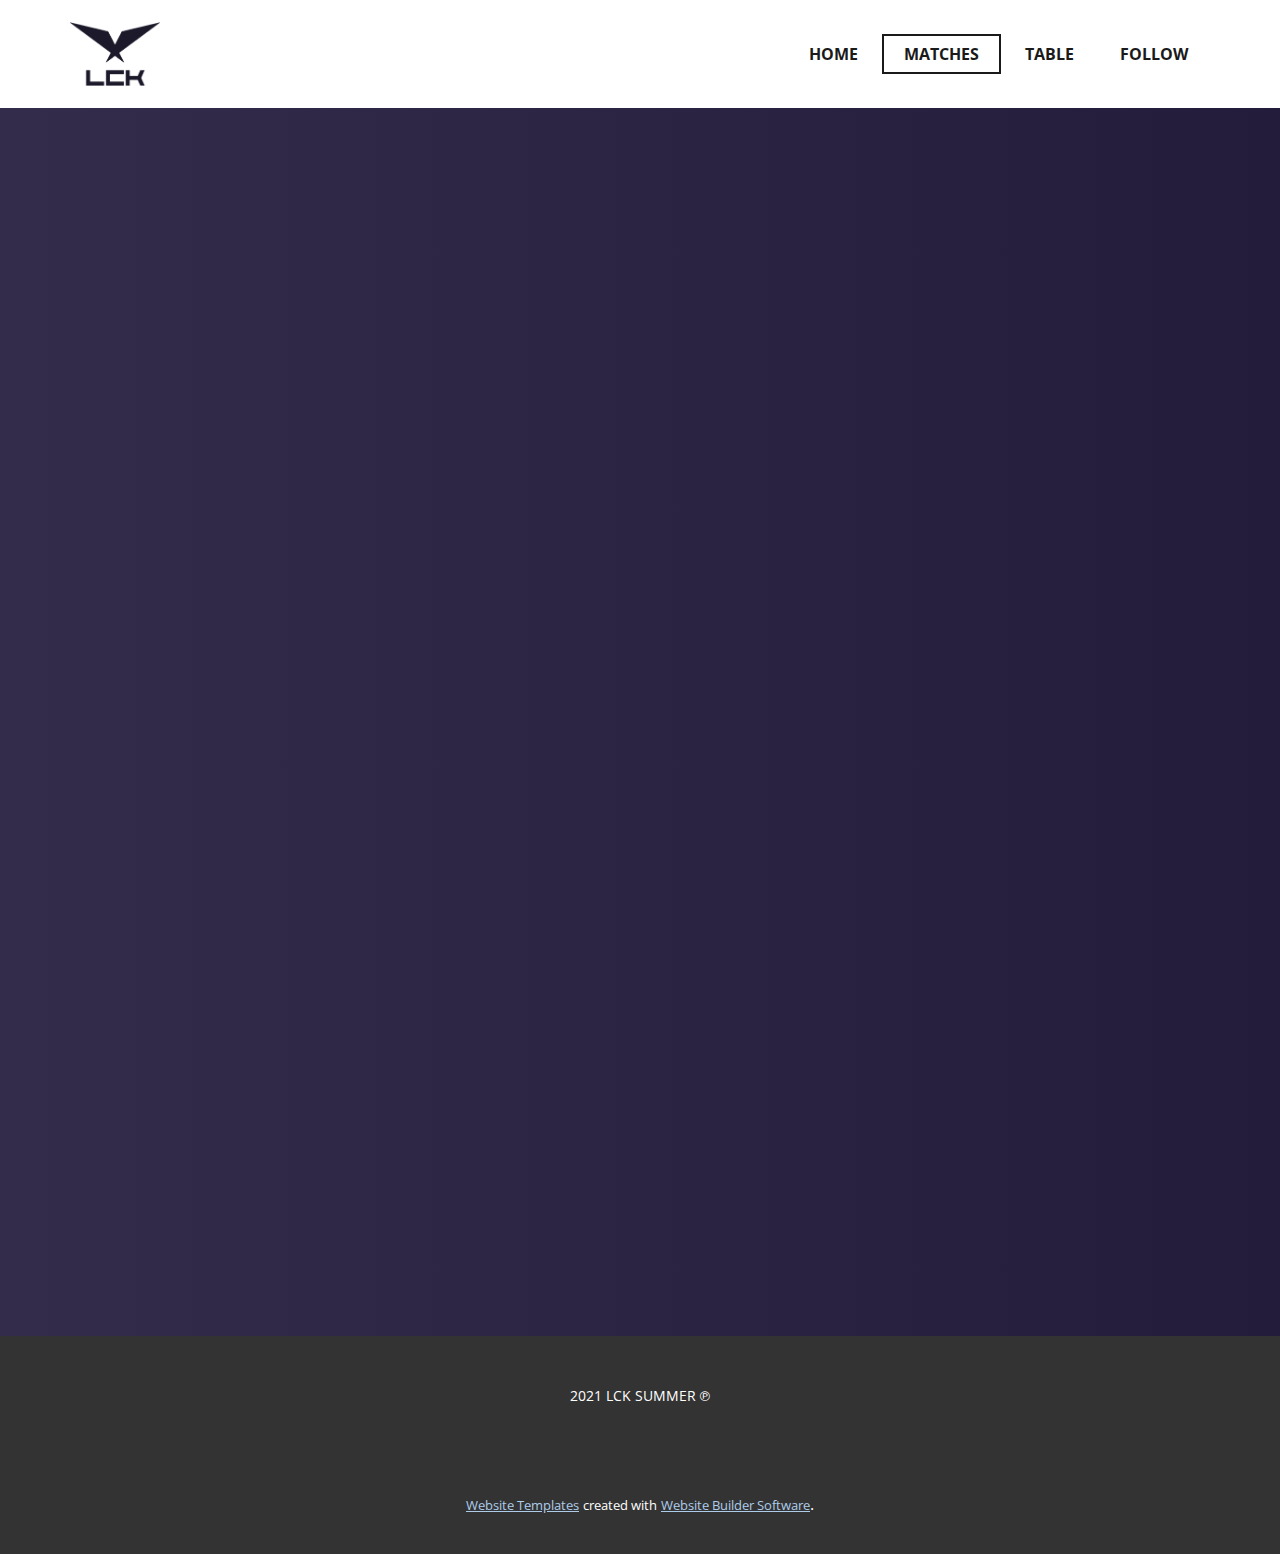
<file: MATCHES.html>
<!DOCTYPE html>
<html style="font-size: 16px;">
  <head>
    <meta name="viewport" content="width=device-width, initial-scale=1.0">
    <meta charset="utf-8">
    <meta name="keywords" content="">
    <meta name="description" content="">
    <meta name="page_type" content="np-template-header-footer-from-plugin">
    <title>MATCHES</title>
    <link rel="stylesheet" href="nicepage.css" media="screen">
<link rel="stylesheet" href="MATCHES.css" media="screen">
    <script class="u-script" type="text/javascript" src="jquery.js" defer=""></script>
    <script class="u-script" type="text/javascript" src="nicepage.js" defer=""></script>
    <meta name="generator" content="Nicepage 3.23.0, nicepage.com">
    <link rel="icon" href="images/favicon.png">
    <link id="u-theme-google-font" rel="stylesheet" href="https://fonts.googleapis.com/css?family=Roboto:100,100i,300,300i,400,400i,500,500i,700,700i,900,900i|Open+Sans:300,300i,400,400i,600,600i,700,700i,800,800i">
    
    
    <script type="application/ld+json">{
		"@context": "http://schema.org",
		"@type": "Organization",
		"name": "Site1",
		"logo": "images/e20a5c3d7198dcf11996f1c20c6d88c97d89706efb6b2606d4d30a7f0f068b9965e0b9660d05a9ecd2c5c17d2d3ceb13ec6adc7ccf2ac386ccee8b598f264b123631e795246e87e356fee655ed97cd378e3fc54010f61aad5f44142fff0483ef.png"
}</script>
    <meta name="theme-color" content="#478ac9">
    <meta property="og:title" content="MATCHES">
    <meta property="og:description" content="">
    <meta property="og:type" content="website">
  </head>
  <body class="u-body"><header class="u-clearfix u-header u-header" id="sec-e5bd"><div class="u-clearfix u-sheet u-sheet-1">
        <a href="https://nicepage.com" class="u-image u-logo u-image-1" data-image-width="775" data-image-height="550">
          <img src="images/e20a5c3d7198dcf11996f1c20c6d88c97d89706efb6b2606d4d30a7f0f068b9965e0b9660d05a9ecd2c5c17d2d3ceb13ec6adc7ccf2ac386ccee8b598f264b123631e795246e87e356fee655ed97cd378e3fc54010f61aad5f44142fff0483ef.png" class="u-logo-image u-logo-image-1">
        </a>
        <nav class="u-menu u-menu-dropdown u-offcanvas u-menu-1" data-position="" data-responsive-from="XS">
          <div class="menu-collapse" style="font-size: 1rem; letter-spacing: 0px; font-weight: 700; text-transform: uppercase;">
            <a class="u-button-style u-custom-active-border-color u-custom-border u-custom-border-color u-custom-borders u-custom-hover-border-color u-custom-left-right-menu-spacing u-custom-padding-bottom u-custom-text-active-color u-custom-text-color u-custom-text-hover-color u-custom-top-bottom-menu-spacing u-nav-link u-text-active-palette-1-base u-text-hover-palette-2-base" href="#" style="color: rgb(17, 17, 17) !important;">
              <svg class="u-svg-link" preserveAspectRatio="xMidYMin slice" viewBox="0 0 55 55" style=""><use xmlns:xlink="http://www.w3.org/1999/xlink" xlink:href="#svg-7296"></use></svg>
              <svg class="u-svg-content" viewBox="0 0 55 55" x="0px" y="0px" id="svg-7296" style="enable-background:new 0 0 55 55;"><path d="M55,27.5C55,12.337,42.663,0,27.5,0S0,12.337,0,27.5c0,8.009,3.444,15.228,8.926,20.258l-0.026,0.023l0.892,0.752
	c0.058,0.049,0.121,0.089,0.179,0.137c0.474,0.393,0.965,0.766,1.465,1.127c0.162,0.117,0.324,0.234,0.489,0.348
	c0.534,0.368,1.082,0.717,1.642,1.048c0.122,0.072,0.245,0.142,0.368,0.212c0.613,0.349,1.239,0.678,1.88,0.98
	c0.047,0.022,0.095,0.042,0.142,0.064c2.089,0.971,4.319,1.684,6.651,2.105c0.061,0.011,0.122,0.022,0.184,0.033
	c0.724,0.125,1.456,0.225,2.197,0.292c0.09,0.008,0.18,0.013,0.271,0.021C25.998,54.961,26.744,55,27.5,55
	c0.749,0,1.488-0.039,2.222-0.098c0.093-0.008,0.186-0.013,0.279-0.021c0.735-0.067,1.461-0.164,2.178-0.287
	c0.062-0.011,0.125-0.022,0.187-0.034c2.297-0.412,4.495-1.109,6.557-2.055c0.076-0.035,0.153-0.068,0.229-0.104
	c0.617-0.29,1.22-0.603,1.811-0.936c0.147-0.083,0.293-0.167,0.439-0.253c0.538-0.317,1.067-0.648,1.581-1
	c0.185-0.126,0.366-0.259,0.549-0.391c0.439-0.316,0.87-0.642,1.289-0.983c0.093-0.075,0.193-0.14,0.284-0.217l0.915-0.764
	l-0.027-0.023C51.523,42.802,55,35.55,55,27.5z M2,27.5C2,13.439,13.439,2,27.5,2S53,13.439,53,27.5
	c0,7.577-3.325,14.389-8.589,19.063c-0.294-0.203-0.59-0.385-0.893-0.537l-8.467-4.233c-0.76-0.38-1.232-1.144-1.232-1.993v-2.957
	c0.196-0.242,0.403-0.516,0.617-0.817c1.096-1.548,1.975-3.27,2.616-5.123c1.267-0.602,2.085-1.864,2.085-3.289v-3.545
	c0-0.867-0.318-1.708-0.887-2.369v-4.667c0.052-0.519,0.236-3.448-1.883-5.864C34.524,9.065,31.541,8,27.5,8
	s-7.024,1.065-8.867,3.168c-2.119,2.416-1.935,5.345-1.883,5.864v4.667c-0.568,0.661-0.887,1.502-0.887,2.369v3.545
	c0,1.101,0.494,2.128,1.34,2.821c0.81,3.173,2.477,5.575,3.093,6.389v2.894c0,0.816-0.445,1.566-1.162,1.958l-7.907,4.313
	c-0.252,0.137-0.502,0.297-0.752,0.476C5.276,41.792,2,35.022,2,27.5z M42.459,48.132c-0.35,0.254-0.706,0.5-1.067,0.735
	c-0.166,0.108-0.331,0.216-0.5,0.321c-0.472,0.292-0.952,0.57-1.442,0.83c-0.108,0.057-0.217,0.111-0.326,0.167
	c-1.126,0.577-2.291,1.073-3.488,1.476c-0.042,0.014-0.084,0.029-0.127,0.043c-0.627,0.208-1.262,0.393-1.904,0.552
	c-0.002,0-0.004,0.001-0.006,0.001c-0.648,0.16-1.304,0.293-1.964,0.402c-0.018,0.003-0.036,0.007-0.054,0.01
	c-0.621,0.101-1.247,0.174-1.875,0.229c-0.111,0.01-0.222,0.017-0.334,0.025C28.751,52.97,28.127,53,27.5,53
	c-0.634,0-1.266-0.031-1.895-0.078c-0.109-0.008-0.218-0.015-0.326-0.025c-0.634-0.056-1.265-0.131-1.89-0.233
	c-0.028-0.005-0.056-0.01-0.084-0.015c-1.322-0.221-2.623-0.546-3.89-0.971c-0.039-0.013-0.079-0.027-0.118-0.04
	c-0.629-0.214-1.251-0.451-1.862-0.713c-0.004-0.002-0.009-0.004-0.013-0.006c-0.578-0.249-1.145-0.525-1.705-0.816
	c-0.073-0.038-0.147-0.074-0.219-0.113c-0.511-0.273-1.011-0.568-1.504-0.876c-0.146-0.092-0.291-0.185-0.435-0.279
	c-0.454-0.297-0.902-0.606-1.338-0.933c-0.045-0.034-0.088-0.07-0.133-0.104c0.032-0.018,0.064-0.036,0.096-0.054l7.907-4.313
	c1.36-0.742,2.205-2.165,2.205-3.714l-0.001-3.602l-0.23-0.278c-0.022-0.025-2.184-2.655-3.001-6.216l-0.091-0.396l-0.341-0.221
	c-0.481-0.311-0.769-0.831-0.769-1.392v-3.545c0-0.465,0.197-0.898,0.557-1.223l0.33-0.298v-5.57l-0.009-0.131
	c-0.003-0.024-0.298-2.429,1.396-4.36C21.583,10.837,24.061,10,27.5,10c3.426,0,5.896,0.83,7.346,2.466
	c1.692,1.911,1.415,4.361,1.413,4.381l-0.009,5.701l0.33,0.298c0.359,0.324,0.557,0.758,0.557,1.223v3.545
	c0,0.713-0.485,1.36-1.181,1.575l-0.497,0.153l-0.16,0.495c-0.59,1.833-1.43,3.526-2.496,5.032c-0.262,0.37-0.517,0.698-0.736,0.949
	l-0.248,0.283V39.8c0,1.612,0.896,3.062,2.338,3.782l8.467,4.233c0.054,0.027,0.107,0.055,0.16,0.083
	C42.677,47.979,42.567,48.054,42.459,48.132z"></path></svg>
            </a>
          </div>
          <div class="u-custom-menu u-nav-container">
            <ul class="u-nav u-spacing-2 u-unstyled u-nav-1"><li class="u-nav-item"><a class="u-border-2 u-border-active-grey-90 u-border-hover-grey-50 u-button-style u-nav-link u-text-active-grey-90 u-text-grey-90 u-text-hover-grey-90" href="HOME.html" style="padding: 10px 20px;">HOME</a>
</li><li class="u-nav-item"><a class="u-border-2 u-border-active-grey-90 u-border-hover-grey-50 u-button-style u-nav-link u-text-active-grey-90 u-text-grey-90 u-text-hover-grey-90" href="MATCHES.html" style="padding: 10px 20px;">MATCHES</a>
</li><li class="u-nav-item"><a class="u-border-2 u-border-active-grey-90 u-border-hover-grey-50 u-button-style u-nav-link u-text-active-grey-90 u-text-grey-90 u-text-hover-grey-90" href="TABLE.html" style="padding: 10px 20px;">TABLE</a>
</li><li class="u-nav-item"><a class="u-border-2 u-border-active-grey-90 u-border-hover-grey-50 u-button-style u-nav-link u-text-active-grey-90 u-text-grey-90 u-text-hover-grey-90" href="FOLLOW.html" style="padding: 10px 20px;">FOLLOW</a>
</li></ul>
          </div>
          <div class="u-custom-menu u-nav-container-collapse">
            <div class="u-container-style u-inner-container-layout u-opacity u-opacity-95 u-sidenav u-white u-sidenav-1" data-offcanvas-width="184">
              <div class="u-sidenav-overflow">
                <div class="u-menu-close"></div>
                <ul class="u-align-center u-nav u-popupmenu-items u-unstyled u-nav-2"><li class="u-nav-item"><a class="u-button-style u-nav-link" href="HOME.html" style="padding: 10px 20px;">HOME</a>
</li><li class="u-nav-item"><a class="u-button-style u-nav-link" href="MATCHES.html" style="padding: 10px 20px;">MATCHES</a>
</li><li class="u-nav-item"><a class="u-button-style u-nav-link" href="TABLE.html" style="padding: 10px 20px;">TABLE</a>
</li><li class="u-nav-item"><a class="u-button-style u-nav-link" href="FOLLOW.html" style="padding: 10px 20px;">FOLLOW</a>
</li></ul>
              </div>
            </div>
            <div class="u-black u-menu-overlay u-opacity u-opacity-70"></div>
          </div>
        </nav>
      </div></header> 
    <section class="u-align-left-xs u-clearfix u-gradient u-section-1" id="sec-98f8">
      <div class="u-align-left u-clearfix u-sheet u-sheet-1"></div>
    </section>
    
    
    <footer class="u-align-center u-clearfix u-footer u-grey-80 u-footer" id="sec-809c"><div class="u-clearfix u-sheet u-sheet-1">
        <p class="u-small-text u-text u-text-variant u-text-1">2021 LCK SUMMER ℗</p>
      </div></footer>
    <section class="u-backlink u-clearfix u-grey-80">
      <a class="u-link" href="https://nicepage.com/website-templates" target="_blank">
        <span>Website Templates</span>
      </a>
      <p class="u-text">
        <span>created with</span>
      </p>
      <a class="u-link" href="https://nicepage.com/" target="_blank">
        <span>Website Builder Software</span>
      </a>. 
    </section>
  </body>
</html>
</file>
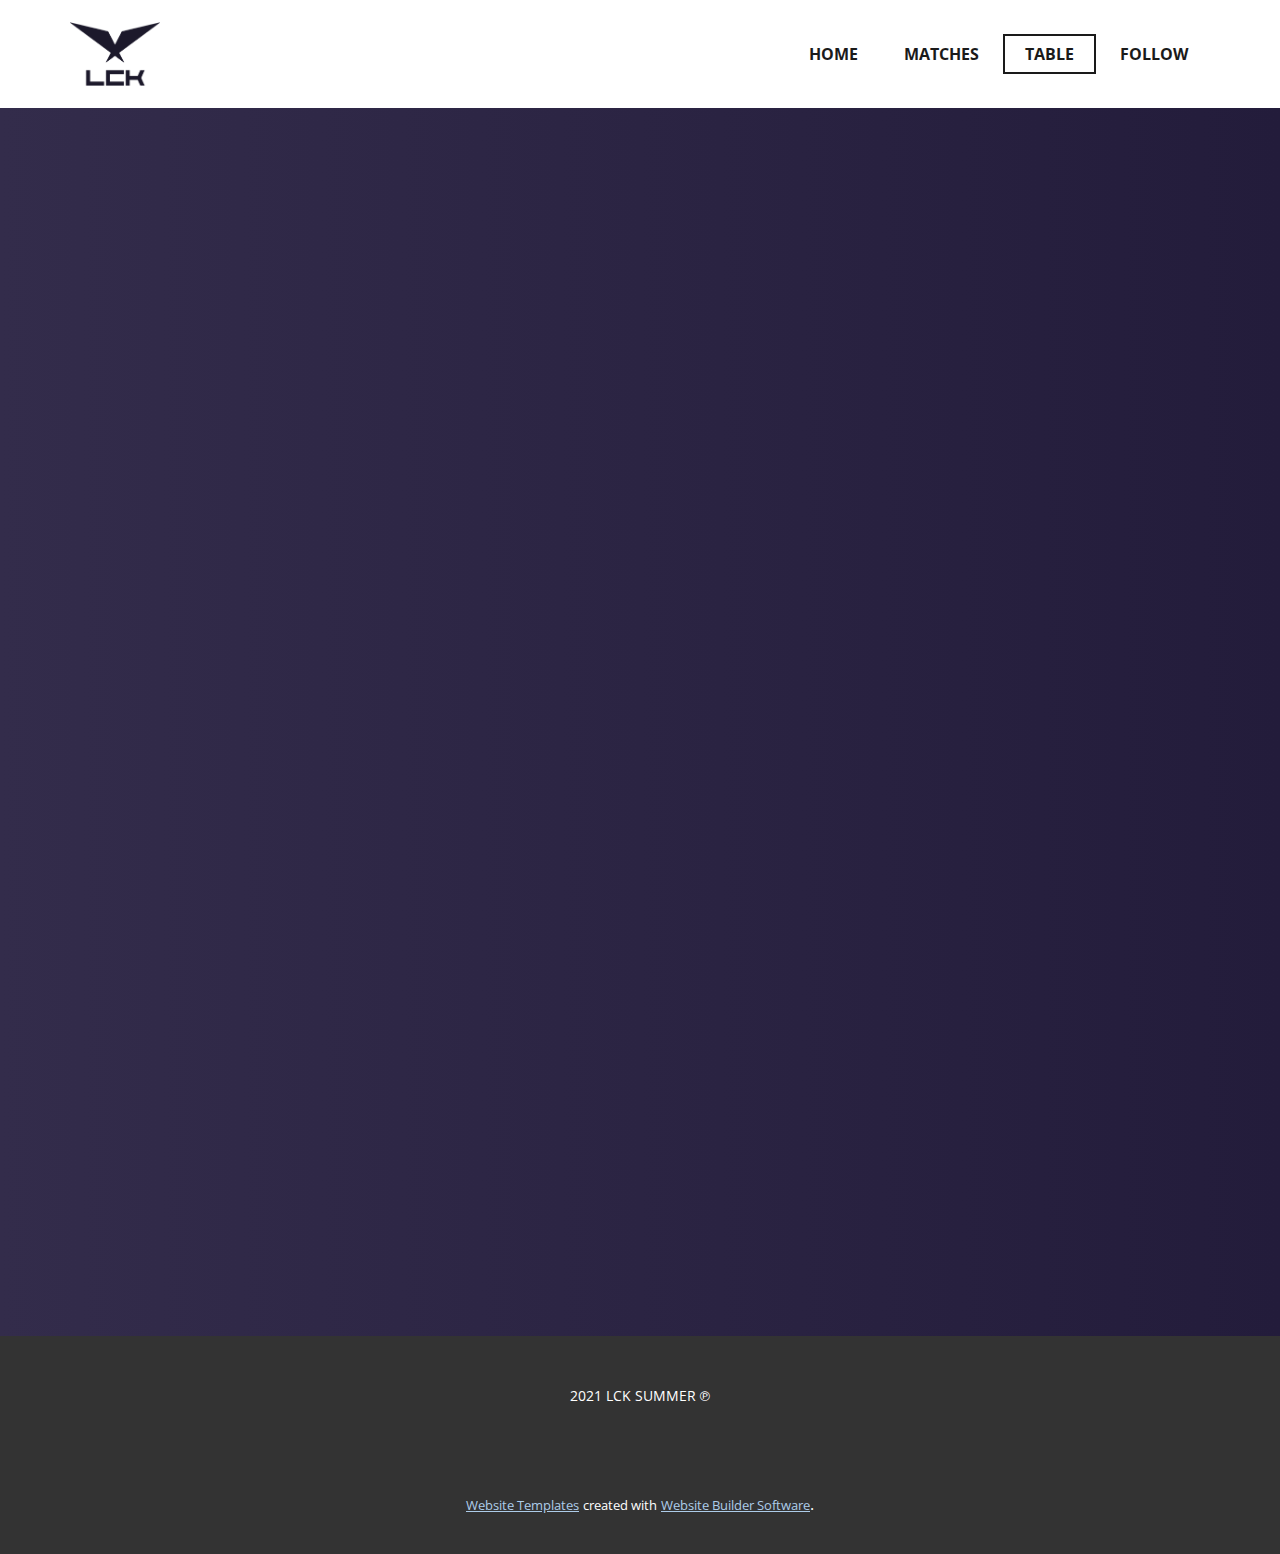
<file: TABLE.html>
<!DOCTYPE html>
<html style="font-size: 16px;">
  <head>
    <meta name="viewport" content="width=device-width, initial-scale=1.0">
    <meta charset="utf-8">
    <meta name="keywords" content="">
    <meta name="description" content="">
    <meta name="page_type" content="np-template-header-footer-from-plugin">
    <title>TABLE</title>
    <link rel="stylesheet" href="nicepage.css" media="screen">
<link rel="stylesheet" href="TABLE.css" media="screen">
    <script class="u-script" type="text/javascript" src="jquery.js" defer=""></script>
    <script class="u-script" type="text/javascript" src="nicepage.js" defer=""></script>
    <meta name="generator" content="Nicepage 3.23.0, nicepage.com">
    <link rel="icon" href="images/favicon.png">
    <link id="u-theme-google-font" rel="stylesheet" href="https://fonts.googleapis.com/css?family=Roboto:100,100i,300,300i,400,400i,500,500i,700,700i,900,900i|Open+Sans:300,300i,400,400i,600,600i,700,700i,800,800i">
    
    
    <script type="application/ld+json">{
		"@context": "http://schema.org",
		"@type": "Organization",
		"name": "Site1",
		"logo": "images/e20a5c3d7198dcf11996f1c20c6d88c97d89706efb6b2606d4d30a7f0f068b9965e0b9660d05a9ecd2c5c17d2d3ceb13ec6adc7ccf2ac386ccee8b598f264b123631e795246e87e356fee655ed97cd378e3fc54010f61aad5f44142fff0483ef.png"
}</script>
    <meta name="theme-color" content="#478ac9">
    <meta property="og:title" content="TABLE">
    <meta property="og:description" content="">
    <meta property="og:type" content="website">
  </head>
  <body class="u-body"><header class="u-clearfix u-header u-header" id="sec-e5bd"><div class="u-clearfix u-sheet u-sheet-1">
        <a href="https://nicepage.com" class="u-image u-logo u-image-1" data-image-width="775" data-image-height="550">
          <img src="images/e20a5c3d7198dcf11996f1c20c6d88c97d89706efb6b2606d4d30a7f0f068b9965e0b9660d05a9ecd2c5c17d2d3ceb13ec6adc7ccf2ac386ccee8b598f264b123631e795246e87e356fee655ed97cd378e3fc54010f61aad5f44142fff0483ef.png" class="u-logo-image u-logo-image-1">
        </a>
        <nav class="u-menu u-menu-dropdown u-offcanvas u-menu-1" data-position="" data-responsive-from="XS">
          <div class="menu-collapse" style="font-size: 1rem; letter-spacing: 0px; font-weight: 700; text-transform: uppercase;">
            <a class="u-button-style u-custom-active-border-color u-custom-border u-custom-border-color u-custom-borders u-custom-hover-border-color u-custom-left-right-menu-spacing u-custom-padding-bottom u-custom-text-active-color u-custom-text-color u-custom-text-hover-color u-custom-top-bottom-menu-spacing u-nav-link u-text-active-palette-1-base u-text-hover-palette-2-base" href="#" style="color: rgb(17, 17, 17) !important;">
              <svg class="u-svg-link" preserveAspectRatio="xMidYMin slice" viewBox="0 0 55 55" style=""><use xmlns:xlink="http://www.w3.org/1999/xlink" xlink:href="#svg-7296"></use></svg>
              <svg class="u-svg-content" viewBox="0 0 55 55" x="0px" y="0px" id="svg-7296" style="enable-background:new 0 0 55 55;"><path d="M55,27.5C55,12.337,42.663,0,27.5,0S0,12.337,0,27.5c0,8.009,3.444,15.228,8.926,20.258l-0.026,0.023l0.892,0.752
	c0.058,0.049,0.121,0.089,0.179,0.137c0.474,0.393,0.965,0.766,1.465,1.127c0.162,0.117,0.324,0.234,0.489,0.348
	c0.534,0.368,1.082,0.717,1.642,1.048c0.122,0.072,0.245,0.142,0.368,0.212c0.613,0.349,1.239,0.678,1.88,0.98
	c0.047,0.022,0.095,0.042,0.142,0.064c2.089,0.971,4.319,1.684,6.651,2.105c0.061,0.011,0.122,0.022,0.184,0.033
	c0.724,0.125,1.456,0.225,2.197,0.292c0.09,0.008,0.18,0.013,0.271,0.021C25.998,54.961,26.744,55,27.5,55
	c0.749,0,1.488-0.039,2.222-0.098c0.093-0.008,0.186-0.013,0.279-0.021c0.735-0.067,1.461-0.164,2.178-0.287
	c0.062-0.011,0.125-0.022,0.187-0.034c2.297-0.412,4.495-1.109,6.557-2.055c0.076-0.035,0.153-0.068,0.229-0.104
	c0.617-0.29,1.22-0.603,1.811-0.936c0.147-0.083,0.293-0.167,0.439-0.253c0.538-0.317,1.067-0.648,1.581-1
	c0.185-0.126,0.366-0.259,0.549-0.391c0.439-0.316,0.87-0.642,1.289-0.983c0.093-0.075,0.193-0.14,0.284-0.217l0.915-0.764
	l-0.027-0.023C51.523,42.802,55,35.55,55,27.5z M2,27.5C2,13.439,13.439,2,27.5,2S53,13.439,53,27.5
	c0,7.577-3.325,14.389-8.589,19.063c-0.294-0.203-0.59-0.385-0.893-0.537l-8.467-4.233c-0.76-0.38-1.232-1.144-1.232-1.993v-2.957
	c0.196-0.242,0.403-0.516,0.617-0.817c1.096-1.548,1.975-3.27,2.616-5.123c1.267-0.602,2.085-1.864,2.085-3.289v-3.545
	c0-0.867-0.318-1.708-0.887-2.369v-4.667c0.052-0.519,0.236-3.448-1.883-5.864C34.524,9.065,31.541,8,27.5,8
	s-7.024,1.065-8.867,3.168c-2.119,2.416-1.935,5.345-1.883,5.864v4.667c-0.568,0.661-0.887,1.502-0.887,2.369v3.545
	c0,1.101,0.494,2.128,1.34,2.821c0.81,3.173,2.477,5.575,3.093,6.389v2.894c0,0.816-0.445,1.566-1.162,1.958l-7.907,4.313
	c-0.252,0.137-0.502,0.297-0.752,0.476C5.276,41.792,2,35.022,2,27.5z M42.459,48.132c-0.35,0.254-0.706,0.5-1.067,0.735
	c-0.166,0.108-0.331,0.216-0.5,0.321c-0.472,0.292-0.952,0.57-1.442,0.83c-0.108,0.057-0.217,0.111-0.326,0.167
	c-1.126,0.577-2.291,1.073-3.488,1.476c-0.042,0.014-0.084,0.029-0.127,0.043c-0.627,0.208-1.262,0.393-1.904,0.552
	c-0.002,0-0.004,0.001-0.006,0.001c-0.648,0.16-1.304,0.293-1.964,0.402c-0.018,0.003-0.036,0.007-0.054,0.01
	c-0.621,0.101-1.247,0.174-1.875,0.229c-0.111,0.01-0.222,0.017-0.334,0.025C28.751,52.97,28.127,53,27.5,53
	c-0.634,0-1.266-0.031-1.895-0.078c-0.109-0.008-0.218-0.015-0.326-0.025c-0.634-0.056-1.265-0.131-1.89-0.233
	c-0.028-0.005-0.056-0.01-0.084-0.015c-1.322-0.221-2.623-0.546-3.89-0.971c-0.039-0.013-0.079-0.027-0.118-0.04
	c-0.629-0.214-1.251-0.451-1.862-0.713c-0.004-0.002-0.009-0.004-0.013-0.006c-0.578-0.249-1.145-0.525-1.705-0.816
	c-0.073-0.038-0.147-0.074-0.219-0.113c-0.511-0.273-1.011-0.568-1.504-0.876c-0.146-0.092-0.291-0.185-0.435-0.279
	c-0.454-0.297-0.902-0.606-1.338-0.933c-0.045-0.034-0.088-0.07-0.133-0.104c0.032-0.018,0.064-0.036,0.096-0.054l7.907-4.313
	c1.36-0.742,2.205-2.165,2.205-3.714l-0.001-3.602l-0.23-0.278c-0.022-0.025-2.184-2.655-3.001-6.216l-0.091-0.396l-0.341-0.221
	c-0.481-0.311-0.769-0.831-0.769-1.392v-3.545c0-0.465,0.197-0.898,0.557-1.223l0.33-0.298v-5.57l-0.009-0.131
	c-0.003-0.024-0.298-2.429,1.396-4.36C21.583,10.837,24.061,10,27.5,10c3.426,0,5.896,0.83,7.346,2.466
	c1.692,1.911,1.415,4.361,1.413,4.381l-0.009,5.701l0.33,0.298c0.359,0.324,0.557,0.758,0.557,1.223v3.545
	c0,0.713-0.485,1.36-1.181,1.575l-0.497,0.153l-0.16,0.495c-0.59,1.833-1.43,3.526-2.496,5.032c-0.262,0.37-0.517,0.698-0.736,0.949
	l-0.248,0.283V39.8c0,1.612,0.896,3.062,2.338,3.782l8.467,4.233c0.054,0.027,0.107,0.055,0.16,0.083
	C42.677,47.979,42.567,48.054,42.459,48.132z"></path></svg>
            </a>
          </div>
          <div class="u-custom-menu u-nav-container">
            <ul class="u-nav u-spacing-2 u-unstyled u-nav-1"><li class="u-nav-item"><a class="u-border-2 u-border-active-grey-90 u-border-hover-grey-50 u-button-style u-nav-link u-text-active-grey-90 u-text-grey-90 u-text-hover-grey-90" href="HOME.html" style="padding: 10px 20px;">HOME</a>
</li><li class="u-nav-item"><a class="u-border-2 u-border-active-grey-90 u-border-hover-grey-50 u-button-style u-nav-link u-text-active-grey-90 u-text-grey-90 u-text-hover-grey-90" href="MATCHES.html" style="padding: 10px 20px;">MATCHES</a>
</li><li class="u-nav-item"><a class="u-border-2 u-border-active-grey-90 u-border-hover-grey-50 u-button-style u-nav-link u-text-active-grey-90 u-text-grey-90 u-text-hover-grey-90" href="TABLE.html" style="padding: 10px 20px;">TABLE</a>
</li><li class="u-nav-item"><a class="u-border-2 u-border-active-grey-90 u-border-hover-grey-50 u-button-style u-nav-link u-text-active-grey-90 u-text-grey-90 u-text-hover-grey-90" href="FOLLOW.html" style="padding: 10px 20px;">FOLLOW</a>
</li></ul>
          </div>
          <div class="u-custom-menu u-nav-container-collapse">
            <div class="u-container-style u-inner-container-layout u-opacity u-opacity-95 u-sidenav u-white u-sidenav-1" data-offcanvas-width="184">
              <div class="u-sidenav-overflow">
                <div class="u-menu-close"></div>
                <ul class="u-align-center u-nav u-popupmenu-items u-unstyled u-nav-2"><li class="u-nav-item"><a class="u-button-style u-nav-link" href="HOME.html" style="padding: 10px 20px;">HOME</a>
</li><li class="u-nav-item"><a class="u-button-style u-nav-link" href="MATCHES.html" style="padding: 10px 20px;">MATCHES</a>
</li><li class="u-nav-item"><a class="u-button-style u-nav-link" href="TABLE.html" style="padding: 10px 20px;">TABLE</a>
</li><li class="u-nav-item"><a class="u-button-style u-nav-link" href="FOLLOW.html" style="padding: 10px 20px;">FOLLOW</a>
</li></ul>
              </div>
            </div>
            <div class="u-black u-menu-overlay u-opacity u-opacity-70"></div>
          </div>
        </nav>
      </div></header> 
    <section class="u-align-left-xs u-clearfix u-gradient u-section-1" id="sec-5da3">
      <div class="u-align-left u-clearfix u-sheet u-sheet-1"></div>
    </section>
    
    
    <footer class="u-align-center u-clearfix u-footer u-grey-80 u-footer" id="sec-809c"><div class="u-clearfix u-sheet u-sheet-1">
        <p class="u-small-text u-text u-text-variant u-text-1">2021 LCK SUMMER ℗</p>
      </div></footer>
    <section class="u-backlink u-clearfix u-grey-80">
      <a class="u-link" href="https://nicepage.com/website-templates" target="_blank">
        <span>Website Templates</span>
      </a>
      <p class="u-text">
        <span>created with</span>
      </p>
      <a class="u-link" href="https://nicepage.com/" target="_blank">
        <span>Website Builder Software</span>
      </a>. 
    </section>
  </body>
</html>
</file>
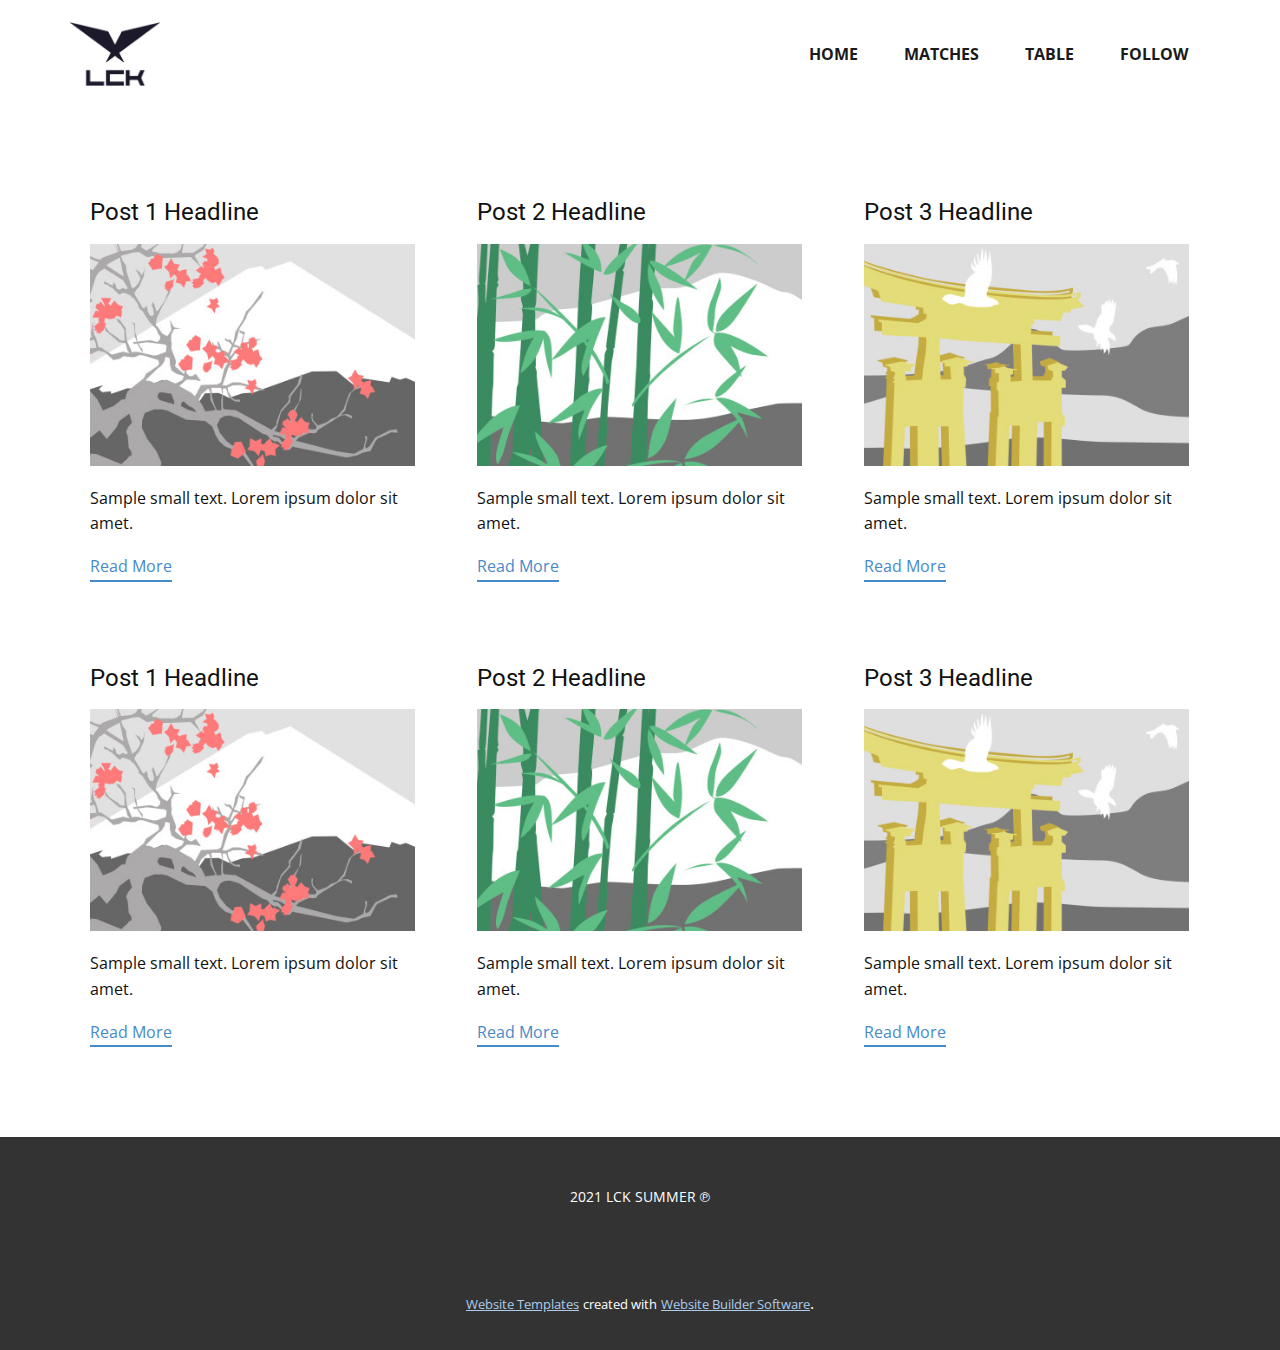
<file: blog/blog.html>
<html style="font-size: 16px;"><head>
    <meta name="viewport" content="width=device-width, initial-scale=1.0">
    <meta charset="utf-8">
    <meta name="keywords" content="">
    <meta name="description" content="">
    <meta name="page_type" content="np-template-header-footer-from-plugin">
    <title>Blog Template</title>
    <link rel="stylesheet" href="../nicepage.css" media="screen">
<link rel="stylesheet" href="../Blog-Template.css" media="screen">
    <script class="u-script" type="text/javascript" src="../jquery.js" defer=""></script>
    <script class="u-script" type="text/javascript" src="../nicepage.js" defer=""></script>
    <meta name="generator" content="Nicepage 3.23.0, nicepage.com">
    <link rel="icon" href="../images/favicon.png">
    <link id="u-theme-google-font" rel="stylesheet" href="https://fonts.googleapis.com/css?family=Roboto:100,100i,300,300i,400,400i,500,500i,700,700i,900,900i|Open+Sans:300,300i,400,400i,600,600i,700,700i,800,800i">
    
    
    <script type="application/ld+json">{
		"@context": "http://schema.org",
		"@type": "Organization",
		"name": "Site1",
		"logo": "images/e20a5c3d7198dcf11996f1c20c6d88c97d89706efb6b2606d4d30a7f0f068b9965e0b9660d05a9ecd2c5c17d2d3ceb13ec6adc7ccf2ac386ccee8b598f264b123631e795246e87e356fee655ed97cd378e3fc54010f61aad5f44142fff0483ef.png"
}</script>
    <meta name="theme-color" content="#478ac9">
  </head>
  <body class="u-body"><header class="u-clearfix u-header u-header" id="sec-e5bd"><div class="u-clearfix u-sheet u-sheet-1">
        <a href="https://nicepage.com" class="u-image u-logo u-image-1" data-image-width="775" data-image-height="550">
          <img src="../images/e20a5c3d7198dcf11996f1c20c6d88c97d89706efb6b2606d4d30a7f0f068b9965e0b9660d05a9ecd2c5c17d2d3ceb13ec6adc7ccf2ac386ccee8b598f264b123631e795246e87e356fee655ed97cd378e3fc54010f61aad5f44142fff0483ef.png" class="u-logo-image u-logo-image-1">
        </a>
        <nav class="u-menu u-menu-dropdown u-offcanvas u-menu-1" data-position="" data-responsive-from="XS">
          <div class="menu-collapse" style="font-size: 1rem; letter-spacing: 0px; font-weight: 700; text-transform: uppercase;">
            <a class="u-button-style u-custom-active-border-color u-custom-border u-custom-border-color u-custom-borders u-custom-hover-border-color u-custom-left-right-menu-spacing u-custom-padding-bottom u-custom-text-active-color u-custom-text-color u-custom-text-hover-color u-custom-top-bottom-menu-spacing u-nav-link u-text-active-palette-1-base u-text-hover-palette-2-base" href="#" style="color: rgb(17, 17, 17) !important;">
              <svg class="u-svg-link" preserveAspectRatio="xMidYMin slice" viewBox="0 0 55 55" style=""><use xmlns:xlink="http://www.w3.org/1999/xlink" xlink:href="#svg-7296"></use></svg>
              <svg class="u-svg-content" viewBox="0 0 55 55" x="0px" y="0px" id="svg-7296" style="enable-background:new 0 0 55 55;"><path d="M55,27.5C55,12.337,42.663,0,27.5,0S0,12.337,0,27.5c0,8.009,3.444,15.228,8.926,20.258l-0.026,0.023l0.892,0.752
	c0.058,0.049,0.121,0.089,0.179,0.137c0.474,0.393,0.965,0.766,1.465,1.127c0.162,0.117,0.324,0.234,0.489,0.348
	c0.534,0.368,1.082,0.717,1.642,1.048c0.122,0.072,0.245,0.142,0.368,0.212c0.613,0.349,1.239,0.678,1.88,0.98
	c0.047,0.022,0.095,0.042,0.142,0.064c2.089,0.971,4.319,1.684,6.651,2.105c0.061,0.011,0.122,0.022,0.184,0.033
	c0.724,0.125,1.456,0.225,2.197,0.292c0.09,0.008,0.18,0.013,0.271,0.021C25.998,54.961,26.744,55,27.5,55
	c0.749,0,1.488-0.039,2.222-0.098c0.093-0.008,0.186-0.013,0.279-0.021c0.735-0.067,1.461-0.164,2.178-0.287
	c0.062-0.011,0.125-0.022,0.187-0.034c2.297-0.412,4.495-1.109,6.557-2.055c0.076-0.035,0.153-0.068,0.229-0.104
	c0.617-0.29,1.22-0.603,1.811-0.936c0.147-0.083,0.293-0.167,0.439-0.253c0.538-0.317,1.067-0.648,1.581-1
	c0.185-0.126,0.366-0.259,0.549-0.391c0.439-0.316,0.87-0.642,1.289-0.983c0.093-0.075,0.193-0.14,0.284-0.217l0.915-0.764
	l-0.027-0.023C51.523,42.802,55,35.55,55,27.5z M2,27.5C2,13.439,13.439,2,27.5,2S53,13.439,53,27.5
	c0,7.577-3.325,14.389-8.589,19.063c-0.294-0.203-0.59-0.385-0.893-0.537l-8.467-4.233c-0.76-0.38-1.232-1.144-1.232-1.993v-2.957
	c0.196-0.242,0.403-0.516,0.617-0.817c1.096-1.548,1.975-3.27,2.616-5.123c1.267-0.602,2.085-1.864,2.085-3.289v-3.545
	c0-0.867-0.318-1.708-0.887-2.369v-4.667c0.052-0.519,0.236-3.448-1.883-5.864C34.524,9.065,31.541,8,27.5,8
	s-7.024,1.065-8.867,3.168c-2.119,2.416-1.935,5.345-1.883,5.864v4.667c-0.568,0.661-0.887,1.502-0.887,2.369v3.545
	c0,1.101,0.494,2.128,1.34,2.821c0.81,3.173,2.477,5.575,3.093,6.389v2.894c0,0.816-0.445,1.566-1.162,1.958l-7.907,4.313
	c-0.252,0.137-0.502,0.297-0.752,0.476C5.276,41.792,2,35.022,2,27.5z M42.459,48.132c-0.35,0.254-0.706,0.5-1.067,0.735
	c-0.166,0.108-0.331,0.216-0.5,0.321c-0.472,0.292-0.952,0.57-1.442,0.83c-0.108,0.057-0.217,0.111-0.326,0.167
	c-1.126,0.577-2.291,1.073-3.488,1.476c-0.042,0.014-0.084,0.029-0.127,0.043c-0.627,0.208-1.262,0.393-1.904,0.552
	c-0.002,0-0.004,0.001-0.006,0.001c-0.648,0.16-1.304,0.293-1.964,0.402c-0.018,0.003-0.036,0.007-0.054,0.01
	c-0.621,0.101-1.247,0.174-1.875,0.229c-0.111,0.01-0.222,0.017-0.334,0.025C28.751,52.97,28.127,53,27.5,53
	c-0.634,0-1.266-0.031-1.895-0.078c-0.109-0.008-0.218-0.015-0.326-0.025c-0.634-0.056-1.265-0.131-1.89-0.233
	c-0.028-0.005-0.056-0.01-0.084-0.015c-1.322-0.221-2.623-0.546-3.89-0.971c-0.039-0.013-0.079-0.027-0.118-0.04
	c-0.629-0.214-1.251-0.451-1.862-0.713c-0.004-0.002-0.009-0.004-0.013-0.006c-0.578-0.249-1.145-0.525-1.705-0.816
	c-0.073-0.038-0.147-0.074-0.219-0.113c-0.511-0.273-1.011-0.568-1.504-0.876c-0.146-0.092-0.291-0.185-0.435-0.279
	c-0.454-0.297-0.902-0.606-1.338-0.933c-0.045-0.034-0.088-0.07-0.133-0.104c0.032-0.018,0.064-0.036,0.096-0.054l7.907-4.313
	c1.36-0.742,2.205-2.165,2.205-3.714l-0.001-3.602l-0.23-0.278c-0.022-0.025-2.184-2.655-3.001-6.216l-0.091-0.396l-0.341-0.221
	c-0.481-0.311-0.769-0.831-0.769-1.392v-3.545c0-0.465,0.197-0.898,0.557-1.223l0.33-0.298v-5.57l-0.009-0.131
	c-0.003-0.024-0.298-2.429,1.396-4.36C21.583,10.837,24.061,10,27.5,10c3.426,0,5.896,0.83,7.346,2.466
	c1.692,1.911,1.415,4.361,1.413,4.381l-0.009,5.701l0.33,0.298c0.359,0.324,0.557,0.758,0.557,1.223v3.545
	c0,0.713-0.485,1.36-1.181,1.575l-0.497,0.153l-0.16,0.495c-0.59,1.833-1.43,3.526-2.496,5.032c-0.262,0.37-0.517,0.698-0.736,0.949
	l-0.248,0.283V39.8c0,1.612,0.896,3.062,2.338,3.782l8.467,4.233c0.054,0.027,0.107,0.055,0.16,0.083
	C42.677,47.979,42.567,48.054,42.459,48.132z"></path></svg>
            </a>
          </div>
          <div class="u-custom-menu u-nav-container">
            <ul class="u-nav u-spacing-2 u-unstyled u-nav-1"><li class="u-nav-item"><a class="u-border-2 u-border-active-grey-90 u-border-hover-grey-50 u-button-style u-nav-link u-text-active-grey-90 u-text-grey-90 u-text-hover-grey-90" href="../HOME.html" style="padding: 10px 20px;">HOME</a>
</li><li class="u-nav-item"><a class="u-border-2 u-border-active-grey-90 u-border-hover-grey-50 u-button-style u-nav-link u-text-active-grey-90 u-text-grey-90 u-text-hover-grey-90" href="../MATCHES.html" style="padding: 10px 20px;">MATCHES</a>
</li><li class="u-nav-item"><a class="u-border-2 u-border-active-grey-90 u-border-hover-grey-50 u-button-style u-nav-link u-text-active-grey-90 u-text-grey-90 u-text-hover-grey-90" href="../TABLE.html" style="padding: 10px 20px;">TABLE</a>
</li><li class="u-nav-item"><a class="u-border-2 u-border-active-grey-90 u-border-hover-grey-50 u-button-style u-nav-link u-text-active-grey-90 u-text-grey-90 u-text-hover-grey-90" href="../FOLLOW.html" style="padding: 10px 20px;">FOLLOW</a>
</li></ul>
          </div>
          <div class="u-custom-menu u-nav-container-collapse">
            <div class="u-container-style u-inner-container-layout u-opacity u-opacity-95 u-sidenav u-white u-sidenav-1" data-offcanvas-width="184">
              <div class="u-sidenav-overflow">
                <div class="u-menu-close"></div>
                <ul class="u-align-center u-nav u-popupmenu-items u-unstyled u-nav-2"><li class="u-nav-item"><a class="u-button-style u-nav-link" href="../HOME.html" style="padding: 10px 20px;">HOME</a>
</li><li class="u-nav-item"><a class="u-button-style u-nav-link" href="../MATCHES.html" style="padding: 10px 20px;">MATCHES</a>
</li><li class="u-nav-item"><a class="u-button-style u-nav-link" href="../TABLE.html" style="padding: 10px 20px;">TABLE</a>
</li><li class="u-nav-item"><a class="u-button-style u-nav-link" href="../FOLLOW.html" style="padding: 10px 20px;">FOLLOW</a>
</li></ul>
              </div>
            </div>
            <div class="u-black u-menu-overlay u-opacity u-opacity-70"></div>
          </div>
        </nav>
      </div></header>
    <section class="u-clearfix u-section-1" id="sec-9379">
      <div class="u-clearfix u-sheet u-valign-middle u-sheet-1"><!--blog--><!--blog_options_json--><!--{"type":"Recent","source":"","tags":"","count":""}--><!--/blog_options_json-->
        <div class="u-blog u-expanded-width u-repeater u-repeater-1"><!--blog_post-->
          <div class="u-blog-post u-container-style u-repeater-item u-white u-repeater-item-1">
            <div class="u-container-layout u-similar-container u-valign-top u-container-layout-1"><!--blog_post_header-->
              <h4 class="u-blog-control u-text u-text-1">
                <a class="u-post-header-link" href="../blog/post.html"><!--blog_post_header_content-->Post 1 Headline<!--/blog_post_header_content--></a>
              </h4><!--/blog_post_header--><!--blog_post_image-->
              <a class="u-post-header-link" href="../blog/post.html"><img alt="" class="u-blog-control u-expanded-width u-image u-image-default u-image-1" src="[data-uri]"></a><!--/blog_post_image--><!--blog_post_content-->
              <div class="u-blog-control u-post-content u-text u-text-2 fr-view">Sample small text. Lorem ipsum dolor sit amet.</div><!--/blog_post_content--><!--blog_post_readmore--><!--options_json--><!--{"content":""}--><!--/options_json-->
              <a href="../blog/post.html" class="u-blog-control u-border-2 u-border-palette-1-base u-btn u-btn-rectangle u-button-style u-none u-btn-1"><!--blog_post_readmore_content-->Read More<!--/blog_post_readmore_content--></a><!--/blog_post_readmore-->
            </div>
          </div><div class="u-blog-post u-container-style u-repeater-item u-video-cover u-white">
            <div class="u-container-layout u-similar-container u-valign-top u-container-layout-2"><!--blog_post_header-->
              <h4 class="u-blog-control u-text u-text-3">
                <a class="u-post-header-link" href="../blog/post-1.html"><!--blog_post_header_content-->Post 2 Headline<!--/blog_post_header_content--></a>
              </h4><!--/blog_post_header--><!--blog_post_image-->
              <a class="u-post-header-link" href="../blog/post-1.html"><img alt="" class="u-blog-control u-expanded-width u-image u-image-default u-image-2" src="[data-uri]"></a><!--/blog_post_image--><!--blog_post_content-->
              <div class="u-blog-control u-post-content u-text u-text-4 fr-view">Sample small text. Lorem ipsum dolor sit amet.</div><!--/blog_post_content--><!--blog_post_readmore--><!--options_json--><!--{"content":""}--><!--/options_json-->
              <a href="../blog/post-1.html" class="u-blog-control u-border-2 u-border-palette-1-base u-btn u-btn-rectangle u-button-style u-none u-btn-2"><!--blog_post_readmore_content-->Read More<!--/blog_post_readmore_content--></a><!--/blog_post_readmore-->
            </div>
          </div><div class="u-blog-post u-container-style u-repeater-item u-video-cover u-white">
            <div class="u-container-layout u-similar-container u-valign-top u-container-layout-3"><!--blog_post_header-->
              <h4 class="u-blog-control u-text u-text-5">
                <a class="u-post-header-link" href="../blog/post-2.html"><!--blog_post_header_content-->Post 3 Headline<!--/blog_post_header_content--></a>
              </h4><!--/blog_post_header--><!--blog_post_image-->
              <a class="u-post-header-link" href="../blog/post-2.html"><img alt="" class="u-blog-control u-expanded-width u-image u-image-default u-image-3" src="[data-uri]"></a><!--/blog_post_image--><!--blog_post_content-->
              <div class="u-blog-control u-post-content u-text u-text-6 fr-view">Sample small text. Lorem ipsum dolor sit amet.</div><!--/blog_post_content--><!--blog_post_readmore--><!--options_json--><!--{"content":""}--><!--/options_json-->
              <a href="../blog/post-2.html" class="u-blog-control u-border-2 u-border-palette-1-base u-btn u-btn-rectangle u-button-style u-none u-btn-3"><!--blog_post_readmore_content-->Read More<!--/blog_post_readmore_content--></a><!--/blog_post_readmore-->
            </div>
          </div><div class="u-blog-post u-container-style u-repeater-item u-white u-repeater-item-1">
            <div class="u-container-layout u-similar-container u-valign-top u-container-layout-1"><!--blog_post_header-->
              <h4 class="u-blog-control u-text u-text-1">
                <a class="u-post-header-link" href="../blog/post-3.html"><!--blog_post_header_content-->Post 1 Headline<!--/blog_post_header_content--></a>
              </h4><!--/blog_post_header--><!--blog_post_image-->
              <a class="u-post-header-link" href="../blog/post-3.html"><img alt="" class="u-blog-control u-expanded-width u-image u-image-default u-image-1" src="[data-uri]"></a><!--/blog_post_image--><!--blog_post_content-->
              <div class="u-blog-control u-post-content u-text u-text-2 fr-view">Sample small text. Lorem ipsum dolor sit amet.</div><!--/blog_post_content--><!--blog_post_readmore--><!--options_json--><!--{"content":""}--><!--/options_json-->
              <a href="../blog/post-3.html" class="u-blog-control u-border-2 u-border-palette-1-base u-btn u-btn-rectangle u-button-style u-none u-btn-1"><!--blog_post_readmore_content-->Read More<!--/blog_post_readmore_content--></a><!--/blog_post_readmore-->
            </div>
          </div><div class="u-blog-post u-container-style u-repeater-item u-video-cover u-white">
            <div class="u-container-layout u-similar-container u-valign-top u-container-layout-2"><!--blog_post_header-->
              <h4 class="u-blog-control u-text u-text-3">
                <a class="u-post-header-link" href="../blog/post-4.html"><!--blog_post_header_content-->Post 2 Headline<!--/blog_post_header_content--></a>
              </h4><!--/blog_post_header--><!--blog_post_image-->
              <a class="u-post-header-link" href="../blog/post-4.html"><img alt="" class="u-blog-control u-expanded-width u-image u-image-default u-image-2" src="[data-uri]"></a><!--/blog_post_image--><!--blog_post_content-->
              <div class="u-blog-control u-post-content u-text u-text-4 fr-view">Sample small text. Lorem ipsum dolor sit amet.</div><!--/blog_post_content--><!--blog_post_readmore--><!--options_json--><!--{"content":""}--><!--/options_json-->
              <a href="../blog/post-4.html" class="u-blog-control u-border-2 u-border-palette-1-base u-btn u-btn-rectangle u-button-style u-none u-btn-2"><!--blog_post_readmore_content-->Read More<!--/blog_post_readmore_content--></a><!--/blog_post_readmore-->
            </div>
          </div><div class="u-blog-post u-container-style u-repeater-item u-video-cover u-white">
            <div class="u-container-layout u-similar-container u-valign-top u-container-layout-3"><!--blog_post_header-->
              <h4 class="u-blog-control u-text u-text-5">
                <a class="u-post-header-link" href="../blog/post-5.html"><!--blog_post_header_content-->Post 3 Headline<!--/blog_post_header_content--></a>
              </h4><!--/blog_post_header--><!--blog_post_image-->
              <a class="u-post-header-link" href="../blog/post-5.html"><img alt="" class="u-blog-control u-expanded-width u-image u-image-default u-image-3" src="[data-uri]"></a><!--/blog_post_image--><!--blog_post_content-->
              <div class="u-blog-control u-post-content u-text u-text-6 fr-view">Sample small text. Lorem ipsum dolor sit amet.</div><!--/blog_post_content--><!--blog_post_readmore--><!--options_json--><!--{"content":""}--><!--/options_json-->
              <a href="../blog/post-5.html" class="u-blog-control u-border-2 u-border-palette-1-base u-btn u-btn-rectangle u-button-style u-none u-btn-3"><!--blog_post_readmore_content-->Read More<!--/blog_post_readmore_content--></a><!--/blog_post_readmore-->
            </div>
          </div><!--/blog_post--><!--blog_post-->
          <!--/blog_post--><!--blog_post-->
          <!--/blog_post-->
        </div><!--/blog-->
      </div>
    </section>
    
    
    <footer class="u-align-center u-clearfix u-footer u-grey-80 u-footer" id="sec-809c"><div class="u-clearfix u-sheet u-sheet-1">
        <p class="u-small-text u-text u-text-variant u-text-1">2021 LCK SUMMER ℗</p>
      </div></footer>
    <section class="u-backlink u-clearfix u-grey-80">
      <a class="u-link" href="https://nicepage.com/website-templates" target="_blank">
        <span>Website Templates</span>
      </a>
      <p class="u-text">
        <span>created with</span>
      </p>
      <a class="u-link" href="https://nicepage.com/" target="_blank">
        <span>Website Builder Software</span>
      </a>. 
    </section>
  
</body></html>
</file>
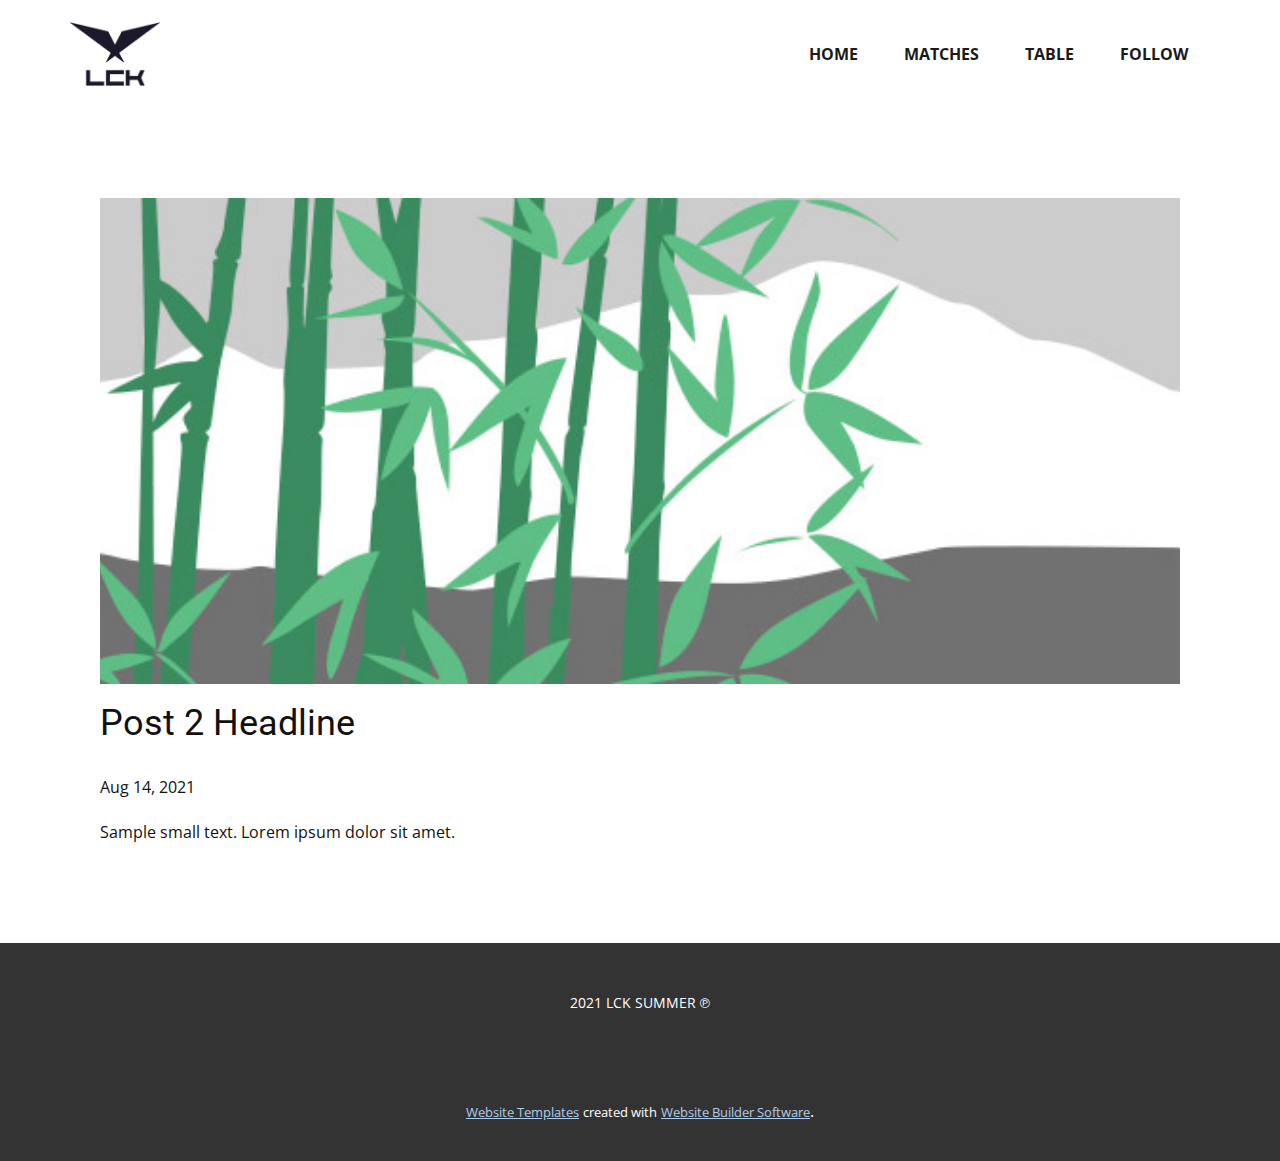
<file: blog/post-1.html>
<!doctype html>
<html style="font-size: 16px;"><head>
    <meta name="viewport" content="width=device-width, initial-scale=1.0">
    <meta charset="utf-8">
    <meta name="keywords" content="Post 1 Headline">
    <meta name="description" content="">
    <meta name="page_type" content="np-template-header-footer-from-plugin">
    <title>Post 2 Headline</title>
    <link rel="stylesheet" href="../nicepage.css" media="screen">
<link rel="stylesheet" href="../Post-Template.css" media="screen">
    <script class="u-script" type="text/javascript" src="../jquery.js" defer=""></script>
    <script class="u-script" type="text/javascript" src="../nicepage.js" defer=""></script>
    <meta name="generator" content="Nicepage 3.23.0, nicepage.com">
    <link rel="icon" href="../images/favicon.png">
    <link id="u-theme-google-font" rel="stylesheet" href="https://fonts.googleapis.com/css?family=Roboto:100,100i,300,300i,400,400i,500,500i,700,700i,900,900i|Open+Sans:300,300i,400,400i,600,600i,700,700i,800,800i">
    
    
    <script type="application/ld+json">{
		"@context": "http://schema.org",
		"@type": "Organization",
		"name": "Site1",
		"logo": "images/e20a5c3d7198dcf11996f1c20c6d88c97d89706efb6b2606d4d30a7f0f068b9965e0b9660d05a9ecd2c5c17d2d3ceb13ec6adc7ccf2ac386ccee8b598f264b123631e795246e87e356fee655ed97cd378e3fc54010f61aad5f44142fff0483ef.png"
}</script>
    <meta name="theme-color" content="#478ac9">
  </head>
  <body class="u-body"><header class="u-clearfix u-header u-header" id="sec-e5bd"><div class="u-clearfix u-sheet u-sheet-1">
        <a href="https://nicepage.com" class="u-image u-logo u-image-1" data-image-width="775" data-image-height="550">
          <img src="../images/e20a5c3d7198dcf11996f1c20c6d88c97d89706efb6b2606d4d30a7f0f068b9965e0b9660d05a9ecd2c5c17d2d3ceb13ec6adc7ccf2ac386ccee8b598f264b123631e795246e87e356fee655ed97cd378e3fc54010f61aad5f44142fff0483ef.png" class="u-logo-image u-logo-image-1">
        </a>
        <nav class="u-menu u-menu-dropdown u-offcanvas u-menu-1" data-position="" data-responsive-from="XS">
          <div class="menu-collapse" style="font-size: 1rem; letter-spacing: 0px; font-weight: 700; text-transform: uppercase;">
            <a class="u-button-style u-custom-active-border-color u-custom-border u-custom-border-color u-custom-borders u-custom-hover-border-color u-custom-left-right-menu-spacing u-custom-padding-bottom u-custom-text-active-color u-custom-text-color u-custom-text-hover-color u-custom-top-bottom-menu-spacing u-nav-link u-text-active-palette-1-base u-text-hover-palette-2-base" href="#" style="color: rgb(17, 17, 17) !important;">
              <svg class="u-svg-link" preserveAspectRatio="xMidYMin slice" viewBox="0 0 55 55" style=""><use xmlns:xlink="http://www.w3.org/1999/xlink" xlink:href="#svg-7296"></use></svg>
              <svg class="u-svg-content" viewBox="0 0 55 55" x="0px" y="0px" id="svg-7296" style="enable-background:new 0 0 55 55;"><path d="M55,27.5C55,12.337,42.663,0,27.5,0S0,12.337,0,27.5c0,8.009,3.444,15.228,8.926,20.258l-0.026,0.023l0.892,0.752
	c0.058,0.049,0.121,0.089,0.179,0.137c0.474,0.393,0.965,0.766,1.465,1.127c0.162,0.117,0.324,0.234,0.489,0.348
	c0.534,0.368,1.082,0.717,1.642,1.048c0.122,0.072,0.245,0.142,0.368,0.212c0.613,0.349,1.239,0.678,1.88,0.98
	c0.047,0.022,0.095,0.042,0.142,0.064c2.089,0.971,4.319,1.684,6.651,2.105c0.061,0.011,0.122,0.022,0.184,0.033
	c0.724,0.125,1.456,0.225,2.197,0.292c0.09,0.008,0.18,0.013,0.271,0.021C25.998,54.961,26.744,55,27.5,55
	c0.749,0,1.488-0.039,2.222-0.098c0.093-0.008,0.186-0.013,0.279-0.021c0.735-0.067,1.461-0.164,2.178-0.287
	c0.062-0.011,0.125-0.022,0.187-0.034c2.297-0.412,4.495-1.109,6.557-2.055c0.076-0.035,0.153-0.068,0.229-0.104
	c0.617-0.29,1.22-0.603,1.811-0.936c0.147-0.083,0.293-0.167,0.439-0.253c0.538-0.317,1.067-0.648,1.581-1
	c0.185-0.126,0.366-0.259,0.549-0.391c0.439-0.316,0.87-0.642,1.289-0.983c0.093-0.075,0.193-0.14,0.284-0.217l0.915-0.764
	l-0.027-0.023C51.523,42.802,55,35.55,55,27.5z M2,27.5C2,13.439,13.439,2,27.5,2S53,13.439,53,27.5
	c0,7.577-3.325,14.389-8.589,19.063c-0.294-0.203-0.59-0.385-0.893-0.537l-8.467-4.233c-0.76-0.38-1.232-1.144-1.232-1.993v-2.957
	c0.196-0.242,0.403-0.516,0.617-0.817c1.096-1.548,1.975-3.27,2.616-5.123c1.267-0.602,2.085-1.864,2.085-3.289v-3.545
	c0-0.867-0.318-1.708-0.887-2.369v-4.667c0.052-0.519,0.236-3.448-1.883-5.864C34.524,9.065,31.541,8,27.5,8
	s-7.024,1.065-8.867,3.168c-2.119,2.416-1.935,5.345-1.883,5.864v4.667c-0.568,0.661-0.887,1.502-0.887,2.369v3.545
	c0,1.101,0.494,2.128,1.34,2.821c0.81,3.173,2.477,5.575,3.093,6.389v2.894c0,0.816-0.445,1.566-1.162,1.958l-7.907,4.313
	c-0.252,0.137-0.502,0.297-0.752,0.476C5.276,41.792,2,35.022,2,27.5z M42.459,48.132c-0.35,0.254-0.706,0.5-1.067,0.735
	c-0.166,0.108-0.331,0.216-0.5,0.321c-0.472,0.292-0.952,0.57-1.442,0.83c-0.108,0.057-0.217,0.111-0.326,0.167
	c-1.126,0.577-2.291,1.073-3.488,1.476c-0.042,0.014-0.084,0.029-0.127,0.043c-0.627,0.208-1.262,0.393-1.904,0.552
	c-0.002,0-0.004,0.001-0.006,0.001c-0.648,0.16-1.304,0.293-1.964,0.402c-0.018,0.003-0.036,0.007-0.054,0.01
	c-0.621,0.101-1.247,0.174-1.875,0.229c-0.111,0.01-0.222,0.017-0.334,0.025C28.751,52.97,28.127,53,27.5,53
	c-0.634,0-1.266-0.031-1.895-0.078c-0.109-0.008-0.218-0.015-0.326-0.025c-0.634-0.056-1.265-0.131-1.89-0.233
	c-0.028-0.005-0.056-0.01-0.084-0.015c-1.322-0.221-2.623-0.546-3.89-0.971c-0.039-0.013-0.079-0.027-0.118-0.04
	c-0.629-0.214-1.251-0.451-1.862-0.713c-0.004-0.002-0.009-0.004-0.013-0.006c-0.578-0.249-1.145-0.525-1.705-0.816
	c-0.073-0.038-0.147-0.074-0.219-0.113c-0.511-0.273-1.011-0.568-1.504-0.876c-0.146-0.092-0.291-0.185-0.435-0.279
	c-0.454-0.297-0.902-0.606-1.338-0.933c-0.045-0.034-0.088-0.07-0.133-0.104c0.032-0.018,0.064-0.036,0.096-0.054l7.907-4.313
	c1.36-0.742,2.205-2.165,2.205-3.714l-0.001-3.602l-0.23-0.278c-0.022-0.025-2.184-2.655-3.001-6.216l-0.091-0.396l-0.341-0.221
	c-0.481-0.311-0.769-0.831-0.769-1.392v-3.545c0-0.465,0.197-0.898,0.557-1.223l0.33-0.298v-5.57l-0.009-0.131
	c-0.003-0.024-0.298-2.429,1.396-4.36C21.583,10.837,24.061,10,27.5,10c3.426,0,5.896,0.83,7.346,2.466
	c1.692,1.911,1.415,4.361,1.413,4.381l-0.009,5.701l0.33,0.298c0.359,0.324,0.557,0.758,0.557,1.223v3.545
	c0,0.713-0.485,1.36-1.181,1.575l-0.497,0.153l-0.16,0.495c-0.59,1.833-1.43,3.526-2.496,5.032c-0.262,0.37-0.517,0.698-0.736,0.949
	l-0.248,0.283V39.8c0,1.612,0.896,3.062,2.338,3.782l8.467,4.233c0.054,0.027,0.107,0.055,0.16,0.083
	C42.677,47.979,42.567,48.054,42.459,48.132z"></path></svg>
            </a>
          </div>
          <div class="u-custom-menu u-nav-container">
            <ul class="u-nav u-spacing-2 u-unstyled u-nav-1"><li class="u-nav-item"><a class="u-border-2 u-border-active-grey-90 u-border-hover-grey-50 u-button-style u-nav-link u-text-active-grey-90 u-text-grey-90 u-text-hover-grey-90" href="../HOME.html" style="padding: 10px 20px;">HOME</a>
</li><li class="u-nav-item"><a class="u-border-2 u-border-active-grey-90 u-border-hover-grey-50 u-button-style u-nav-link u-text-active-grey-90 u-text-grey-90 u-text-hover-grey-90" href="../MATCHES.html" style="padding: 10px 20px;">MATCHES</a>
</li><li class="u-nav-item"><a class="u-border-2 u-border-active-grey-90 u-border-hover-grey-50 u-button-style u-nav-link u-text-active-grey-90 u-text-grey-90 u-text-hover-grey-90" href="../TABLE.html" style="padding: 10px 20px;">TABLE</a>
</li><li class="u-nav-item"><a class="u-border-2 u-border-active-grey-90 u-border-hover-grey-50 u-button-style u-nav-link u-text-active-grey-90 u-text-grey-90 u-text-hover-grey-90" href="../FOLLOW.html" style="padding: 10px 20px;">FOLLOW</a>
</li></ul>
          </div>
          <div class="u-custom-menu u-nav-container-collapse">
            <div class="u-container-style u-inner-container-layout u-opacity u-opacity-95 u-sidenav u-white u-sidenav-1" data-offcanvas-width="184">
              <div class="u-sidenav-overflow">
                <div class="u-menu-close"></div>
                <ul class="u-align-center u-nav u-popupmenu-items u-unstyled u-nav-2"><li class="u-nav-item"><a class="u-button-style u-nav-link" href="../HOME.html" style="padding: 10px 20px;">HOME</a>
</li><li class="u-nav-item"><a class="u-button-style u-nav-link" href="../MATCHES.html" style="padding: 10px 20px;">MATCHES</a>
</li><li class="u-nav-item"><a class="u-button-style u-nav-link" href="../TABLE.html" style="padding: 10px 20px;">TABLE</a>
</li><li class="u-nav-item"><a class="u-button-style u-nav-link" href="../FOLLOW.html" style="padding: 10px 20px;">FOLLOW</a>
</li></ul>
              </div>
            </div>
            <div class="u-black u-menu-overlay u-opacity u-opacity-70"></div>
          </div>
        </nav>
      </div></header>
    <section class="u-align-center u-clearfix u-section-1" id="sec-71d7">
      <div class="u-clearfix u-sheet u-valign-middle-md u-valign-middle-sm u-valign-middle-xs u-sheet-1"><!--post_details--><!--post_details_options_json--><!--{"source":""}--><!--/post_details_options_json--><!--blog_post-->
        <div class="u-container-style u-expanded-width u-post-details u-post-details-1">
          <div class="u-container-layout u-valign-middle u-container-layout-1"><!--blog_post_image-->
            <img alt="" class="u-blog-control u-expanded-width u-image u-image-default u-image-1" src="[data-uri]"><!--/blog_post_image--><!--blog_post_header-->
            <h2 class="u-blog-control u-text u-text-1">Post 2 Headline</h2><!--/blog_post_header--><!--blog_post_metadata-->
            <div class="u-blog-control u-metadata u-metadata-1"><!--blog_post_metadata_date-->
              <span class="u-meta-date u-meta-icon">Aug 14, 2021</span><!--/blog_post_metadata_date--><!--blog_post_metadata_category-->
              <!--/blog_post_metadata_category--><!--blog_post_metadata_comments-->
              <!--/blog_post_metadata_comments-->
            </div><!--/blog_post_metadata--><!--blog_post_content-->
            <div class="u-align-justify u-blog-control u-post-content u-text u-text-2 fr-view">
  Sample small text. Lorem ipsum dolor sit amet.
  </div><!--/blog_post_content-->
          </div>
        </div><!--/blog_post--><!--/post_details-->
      </div>
    </section>
    
    
    <footer class="u-align-center u-clearfix u-footer u-grey-80 u-footer" id="sec-809c"><div class="u-clearfix u-sheet u-sheet-1">
        <p class="u-small-text u-text u-text-variant u-text-1">2021 LCK SUMMER ℗</p>
      </div></footer>
    <section class="u-backlink u-clearfix u-grey-80">
      <a class="u-link" href="https://nicepage.com/website-templates" target="_blank">
        <span>Website Templates</span>
      </a>
      <p class="u-text">
        <span>created with</span>
      </p>
      <a class="u-link" href="https://nicepage.com/" target="_blank">
        <span>Website Builder Software</span>
      </a>. 
    </section>
  
</body></html>
</file>
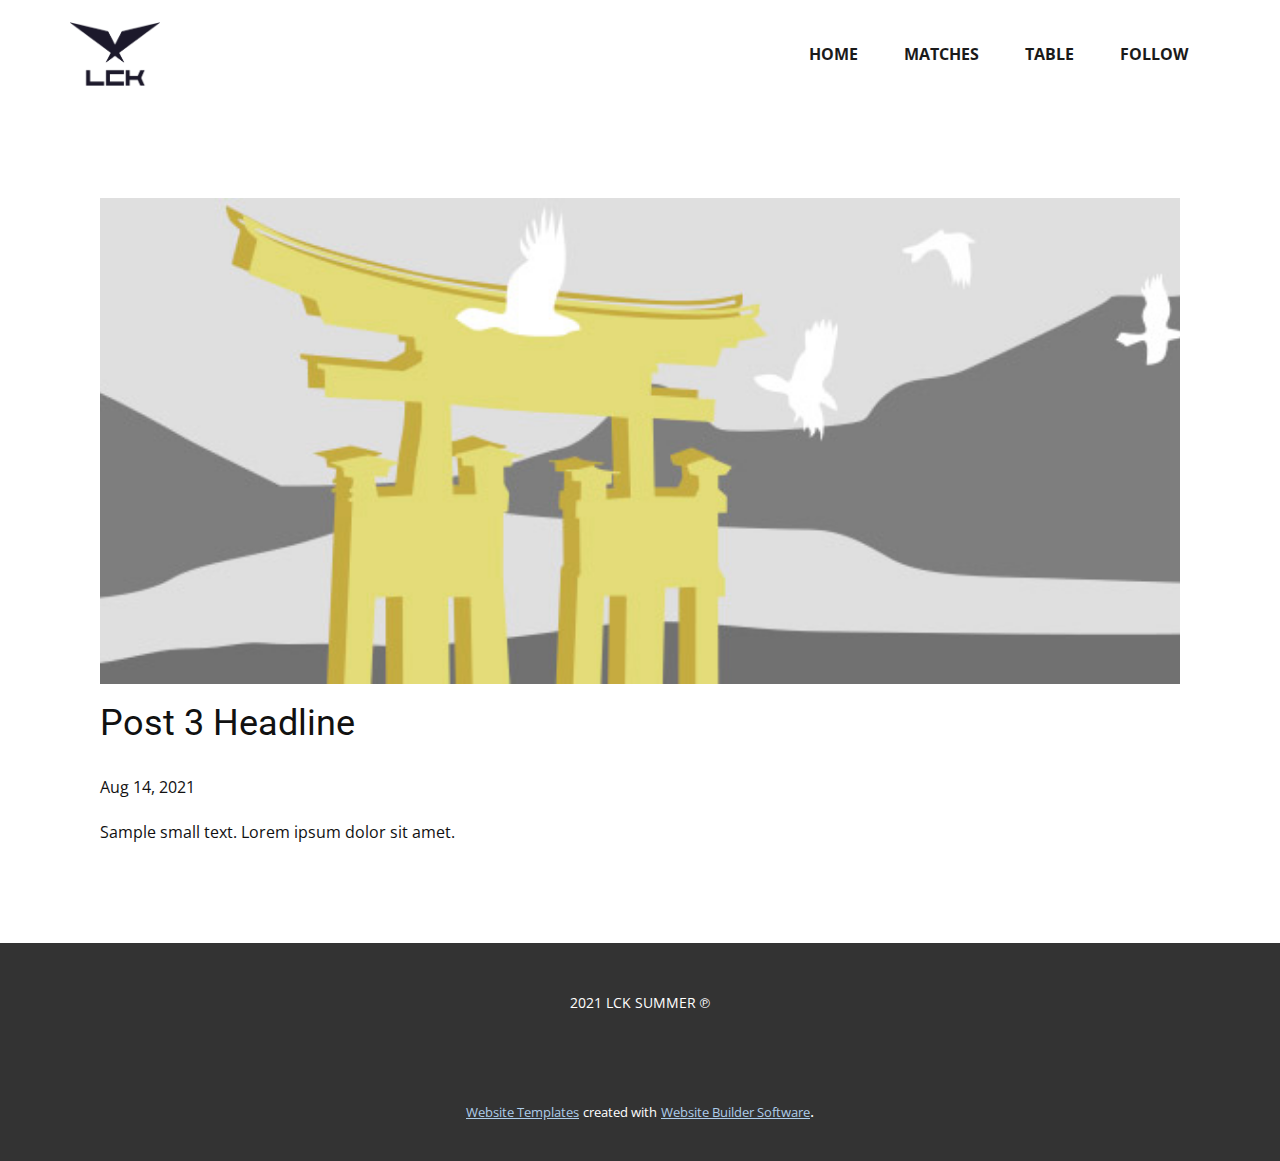
<file: blog/post-2.html>
<!doctype html>
<html style="font-size: 16px;"><head>
    <meta name="viewport" content="width=device-width, initial-scale=1.0">
    <meta charset="utf-8">
    <meta name="keywords" content="Post 1 Headline">
    <meta name="description" content="">
    <meta name="page_type" content="np-template-header-footer-from-plugin">
    <title>Post 3 Headline</title>
    <link rel="stylesheet" href="../nicepage.css" media="screen">
<link rel="stylesheet" href="../Post-Template.css" media="screen">
    <script class="u-script" type="text/javascript" src="../jquery.js" defer=""></script>
    <script class="u-script" type="text/javascript" src="../nicepage.js" defer=""></script>
    <meta name="generator" content="Nicepage 3.23.0, nicepage.com">
    <link rel="icon" href="../images/favicon.png">
    <link id="u-theme-google-font" rel="stylesheet" href="https://fonts.googleapis.com/css?family=Roboto:100,100i,300,300i,400,400i,500,500i,700,700i,900,900i|Open+Sans:300,300i,400,400i,600,600i,700,700i,800,800i">
    
    
    <script type="application/ld+json">{
		"@context": "http://schema.org",
		"@type": "Organization",
		"name": "Site1",
		"logo": "images/e20a5c3d7198dcf11996f1c20c6d88c97d89706efb6b2606d4d30a7f0f068b9965e0b9660d05a9ecd2c5c17d2d3ceb13ec6adc7ccf2ac386ccee8b598f264b123631e795246e87e356fee655ed97cd378e3fc54010f61aad5f44142fff0483ef.png"
}</script>
    <meta name="theme-color" content="#478ac9">
  </head>
  <body class="u-body"><header class="u-clearfix u-header u-header" id="sec-e5bd"><div class="u-clearfix u-sheet u-sheet-1">
        <a href="https://nicepage.com" class="u-image u-logo u-image-1" data-image-width="775" data-image-height="550">
          <img src="../images/e20a5c3d7198dcf11996f1c20c6d88c97d89706efb6b2606d4d30a7f0f068b9965e0b9660d05a9ecd2c5c17d2d3ceb13ec6adc7ccf2ac386ccee8b598f264b123631e795246e87e356fee655ed97cd378e3fc54010f61aad5f44142fff0483ef.png" class="u-logo-image u-logo-image-1">
        </a>
        <nav class="u-menu u-menu-dropdown u-offcanvas u-menu-1" data-position="" data-responsive-from="XS">
          <div class="menu-collapse" style="font-size: 1rem; letter-spacing: 0px; font-weight: 700; text-transform: uppercase;">
            <a class="u-button-style u-custom-active-border-color u-custom-border u-custom-border-color u-custom-borders u-custom-hover-border-color u-custom-left-right-menu-spacing u-custom-padding-bottom u-custom-text-active-color u-custom-text-color u-custom-text-hover-color u-custom-top-bottom-menu-spacing u-nav-link u-text-active-palette-1-base u-text-hover-palette-2-base" href="#" style="color: rgb(17, 17, 17) !important;">
              <svg class="u-svg-link" preserveAspectRatio="xMidYMin slice" viewBox="0 0 55 55" style=""><use xmlns:xlink="http://www.w3.org/1999/xlink" xlink:href="#svg-7296"></use></svg>
              <svg class="u-svg-content" viewBox="0 0 55 55" x="0px" y="0px" id="svg-7296" style="enable-background:new 0 0 55 55;"><path d="M55,27.5C55,12.337,42.663,0,27.5,0S0,12.337,0,27.5c0,8.009,3.444,15.228,8.926,20.258l-0.026,0.023l0.892,0.752
	c0.058,0.049,0.121,0.089,0.179,0.137c0.474,0.393,0.965,0.766,1.465,1.127c0.162,0.117,0.324,0.234,0.489,0.348
	c0.534,0.368,1.082,0.717,1.642,1.048c0.122,0.072,0.245,0.142,0.368,0.212c0.613,0.349,1.239,0.678,1.88,0.98
	c0.047,0.022,0.095,0.042,0.142,0.064c2.089,0.971,4.319,1.684,6.651,2.105c0.061,0.011,0.122,0.022,0.184,0.033
	c0.724,0.125,1.456,0.225,2.197,0.292c0.09,0.008,0.18,0.013,0.271,0.021C25.998,54.961,26.744,55,27.5,55
	c0.749,0,1.488-0.039,2.222-0.098c0.093-0.008,0.186-0.013,0.279-0.021c0.735-0.067,1.461-0.164,2.178-0.287
	c0.062-0.011,0.125-0.022,0.187-0.034c2.297-0.412,4.495-1.109,6.557-2.055c0.076-0.035,0.153-0.068,0.229-0.104
	c0.617-0.29,1.22-0.603,1.811-0.936c0.147-0.083,0.293-0.167,0.439-0.253c0.538-0.317,1.067-0.648,1.581-1
	c0.185-0.126,0.366-0.259,0.549-0.391c0.439-0.316,0.87-0.642,1.289-0.983c0.093-0.075,0.193-0.14,0.284-0.217l0.915-0.764
	l-0.027-0.023C51.523,42.802,55,35.55,55,27.5z M2,27.5C2,13.439,13.439,2,27.5,2S53,13.439,53,27.5
	c0,7.577-3.325,14.389-8.589,19.063c-0.294-0.203-0.59-0.385-0.893-0.537l-8.467-4.233c-0.76-0.38-1.232-1.144-1.232-1.993v-2.957
	c0.196-0.242,0.403-0.516,0.617-0.817c1.096-1.548,1.975-3.27,2.616-5.123c1.267-0.602,2.085-1.864,2.085-3.289v-3.545
	c0-0.867-0.318-1.708-0.887-2.369v-4.667c0.052-0.519,0.236-3.448-1.883-5.864C34.524,9.065,31.541,8,27.5,8
	s-7.024,1.065-8.867,3.168c-2.119,2.416-1.935,5.345-1.883,5.864v4.667c-0.568,0.661-0.887,1.502-0.887,2.369v3.545
	c0,1.101,0.494,2.128,1.34,2.821c0.81,3.173,2.477,5.575,3.093,6.389v2.894c0,0.816-0.445,1.566-1.162,1.958l-7.907,4.313
	c-0.252,0.137-0.502,0.297-0.752,0.476C5.276,41.792,2,35.022,2,27.5z M42.459,48.132c-0.35,0.254-0.706,0.5-1.067,0.735
	c-0.166,0.108-0.331,0.216-0.5,0.321c-0.472,0.292-0.952,0.57-1.442,0.83c-0.108,0.057-0.217,0.111-0.326,0.167
	c-1.126,0.577-2.291,1.073-3.488,1.476c-0.042,0.014-0.084,0.029-0.127,0.043c-0.627,0.208-1.262,0.393-1.904,0.552
	c-0.002,0-0.004,0.001-0.006,0.001c-0.648,0.16-1.304,0.293-1.964,0.402c-0.018,0.003-0.036,0.007-0.054,0.01
	c-0.621,0.101-1.247,0.174-1.875,0.229c-0.111,0.01-0.222,0.017-0.334,0.025C28.751,52.97,28.127,53,27.5,53
	c-0.634,0-1.266-0.031-1.895-0.078c-0.109-0.008-0.218-0.015-0.326-0.025c-0.634-0.056-1.265-0.131-1.89-0.233
	c-0.028-0.005-0.056-0.01-0.084-0.015c-1.322-0.221-2.623-0.546-3.89-0.971c-0.039-0.013-0.079-0.027-0.118-0.04
	c-0.629-0.214-1.251-0.451-1.862-0.713c-0.004-0.002-0.009-0.004-0.013-0.006c-0.578-0.249-1.145-0.525-1.705-0.816
	c-0.073-0.038-0.147-0.074-0.219-0.113c-0.511-0.273-1.011-0.568-1.504-0.876c-0.146-0.092-0.291-0.185-0.435-0.279
	c-0.454-0.297-0.902-0.606-1.338-0.933c-0.045-0.034-0.088-0.07-0.133-0.104c0.032-0.018,0.064-0.036,0.096-0.054l7.907-4.313
	c1.36-0.742,2.205-2.165,2.205-3.714l-0.001-3.602l-0.23-0.278c-0.022-0.025-2.184-2.655-3.001-6.216l-0.091-0.396l-0.341-0.221
	c-0.481-0.311-0.769-0.831-0.769-1.392v-3.545c0-0.465,0.197-0.898,0.557-1.223l0.33-0.298v-5.57l-0.009-0.131
	c-0.003-0.024-0.298-2.429,1.396-4.36C21.583,10.837,24.061,10,27.5,10c3.426,0,5.896,0.83,7.346,2.466
	c1.692,1.911,1.415,4.361,1.413,4.381l-0.009,5.701l0.33,0.298c0.359,0.324,0.557,0.758,0.557,1.223v3.545
	c0,0.713-0.485,1.36-1.181,1.575l-0.497,0.153l-0.16,0.495c-0.59,1.833-1.43,3.526-2.496,5.032c-0.262,0.37-0.517,0.698-0.736,0.949
	l-0.248,0.283V39.8c0,1.612,0.896,3.062,2.338,3.782l8.467,4.233c0.054,0.027,0.107,0.055,0.16,0.083
	C42.677,47.979,42.567,48.054,42.459,48.132z"></path></svg>
            </a>
          </div>
          <div class="u-custom-menu u-nav-container">
            <ul class="u-nav u-spacing-2 u-unstyled u-nav-1"><li class="u-nav-item"><a class="u-border-2 u-border-active-grey-90 u-border-hover-grey-50 u-button-style u-nav-link u-text-active-grey-90 u-text-grey-90 u-text-hover-grey-90" href="../HOME.html" style="padding: 10px 20px;">HOME</a>
</li><li class="u-nav-item"><a class="u-border-2 u-border-active-grey-90 u-border-hover-grey-50 u-button-style u-nav-link u-text-active-grey-90 u-text-grey-90 u-text-hover-grey-90" href="../MATCHES.html" style="padding: 10px 20px;">MATCHES</a>
</li><li class="u-nav-item"><a class="u-border-2 u-border-active-grey-90 u-border-hover-grey-50 u-button-style u-nav-link u-text-active-grey-90 u-text-grey-90 u-text-hover-grey-90" href="../TABLE.html" style="padding: 10px 20px;">TABLE</a>
</li><li class="u-nav-item"><a class="u-border-2 u-border-active-grey-90 u-border-hover-grey-50 u-button-style u-nav-link u-text-active-grey-90 u-text-grey-90 u-text-hover-grey-90" href="../FOLLOW.html" style="padding: 10px 20px;">FOLLOW</a>
</li></ul>
          </div>
          <div class="u-custom-menu u-nav-container-collapse">
            <div class="u-container-style u-inner-container-layout u-opacity u-opacity-95 u-sidenav u-white u-sidenav-1" data-offcanvas-width="184">
              <div class="u-sidenav-overflow">
                <div class="u-menu-close"></div>
                <ul class="u-align-center u-nav u-popupmenu-items u-unstyled u-nav-2"><li class="u-nav-item"><a class="u-button-style u-nav-link" href="../HOME.html" style="padding: 10px 20px;">HOME</a>
</li><li class="u-nav-item"><a class="u-button-style u-nav-link" href="../MATCHES.html" style="padding: 10px 20px;">MATCHES</a>
</li><li class="u-nav-item"><a class="u-button-style u-nav-link" href="../TABLE.html" style="padding: 10px 20px;">TABLE</a>
</li><li class="u-nav-item"><a class="u-button-style u-nav-link" href="../FOLLOW.html" style="padding: 10px 20px;">FOLLOW</a>
</li></ul>
              </div>
            </div>
            <div class="u-black u-menu-overlay u-opacity u-opacity-70"></div>
          </div>
        </nav>
      </div></header>
    <section class="u-align-center u-clearfix u-section-1" id="sec-71d7">
      <div class="u-clearfix u-sheet u-valign-middle-md u-valign-middle-sm u-valign-middle-xs u-sheet-1"><!--post_details--><!--post_details_options_json--><!--{"source":""}--><!--/post_details_options_json--><!--blog_post-->
        <div class="u-container-style u-expanded-width u-post-details u-post-details-1">
          <div class="u-container-layout u-valign-middle u-container-layout-1"><!--blog_post_image-->
            <img alt="" class="u-blog-control u-expanded-width u-image u-image-default u-image-1" src="[data-uri]"><!--/blog_post_image--><!--blog_post_header-->
            <h2 class="u-blog-control u-text u-text-1">Post 3 Headline</h2><!--/blog_post_header--><!--blog_post_metadata-->
            <div class="u-blog-control u-metadata u-metadata-1"><!--blog_post_metadata_date-->
              <span class="u-meta-date u-meta-icon">Aug 14, 2021</span><!--/blog_post_metadata_date--><!--blog_post_metadata_category-->
              <!--/blog_post_metadata_category--><!--blog_post_metadata_comments-->
              <!--/blog_post_metadata_comments-->
            </div><!--/blog_post_metadata--><!--blog_post_content-->
            <div class="u-align-justify u-blog-control u-post-content u-text u-text-2 fr-view">
  Sample small text. Lorem ipsum dolor sit amet.
  </div><!--/blog_post_content-->
          </div>
        </div><!--/blog_post--><!--/post_details-->
      </div>
    </section>
    
    
    <footer class="u-align-center u-clearfix u-footer u-grey-80 u-footer" id="sec-809c"><div class="u-clearfix u-sheet u-sheet-1">
        <p class="u-small-text u-text u-text-variant u-text-1">2021 LCK SUMMER ℗</p>
      </div></footer>
    <section class="u-backlink u-clearfix u-grey-80">
      <a class="u-link" href="https://nicepage.com/website-templates" target="_blank">
        <span>Website Templates</span>
      </a>
      <p class="u-text">
        <span>created with</span>
      </p>
      <a class="u-link" href="https://nicepage.com/" target="_blank">
        <span>Website Builder Software</span>
      </a>. 
    </section>
  
</body></html>
</file>
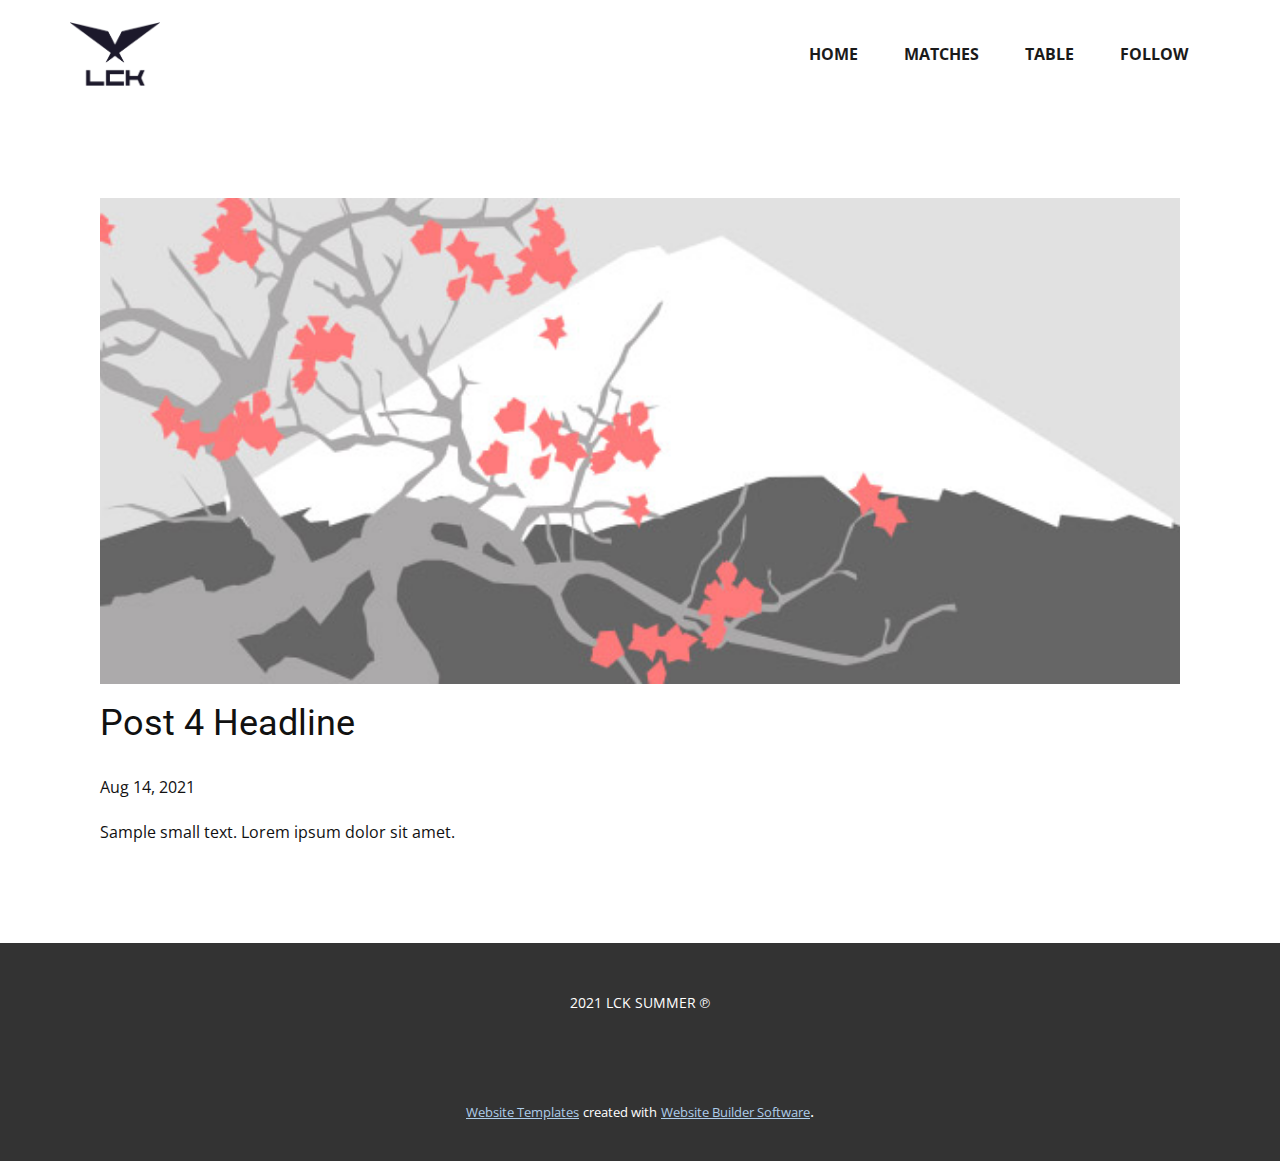
<file: blog/post-3.html>
<!doctype html>
<html style="font-size: 16px;"><head>
    <meta name="viewport" content="width=device-width, initial-scale=1.0">
    <meta charset="utf-8">
    <meta name="keywords" content="Post 1 Headline">
    <meta name="description" content="">
    <meta name="page_type" content="np-template-header-footer-from-plugin">
    <title>Post 4 Headline</title>
    <link rel="stylesheet" href="../nicepage.css" media="screen">
<link rel="stylesheet" href="../Post-Template.css" media="screen">
    <script class="u-script" type="text/javascript" src="../jquery.js" defer=""></script>
    <script class="u-script" type="text/javascript" src="../nicepage.js" defer=""></script>
    <meta name="generator" content="Nicepage 3.23.0, nicepage.com">
    <link rel="icon" href="../images/favicon.png">
    <link id="u-theme-google-font" rel="stylesheet" href="https://fonts.googleapis.com/css?family=Roboto:100,100i,300,300i,400,400i,500,500i,700,700i,900,900i|Open+Sans:300,300i,400,400i,600,600i,700,700i,800,800i">
    
    
    <script type="application/ld+json">{
		"@context": "http://schema.org",
		"@type": "Organization",
		"name": "Site1",
		"logo": "images/e20a5c3d7198dcf11996f1c20c6d88c97d89706efb6b2606d4d30a7f0f068b9965e0b9660d05a9ecd2c5c17d2d3ceb13ec6adc7ccf2ac386ccee8b598f264b123631e795246e87e356fee655ed97cd378e3fc54010f61aad5f44142fff0483ef.png"
}</script>
    <meta name="theme-color" content="#478ac9">
  </head>
  <body class="u-body"><header class="u-clearfix u-header u-header" id="sec-e5bd"><div class="u-clearfix u-sheet u-sheet-1">
        <a href="https://nicepage.com" class="u-image u-logo u-image-1" data-image-width="775" data-image-height="550">
          <img src="../images/e20a5c3d7198dcf11996f1c20c6d88c97d89706efb6b2606d4d30a7f0f068b9965e0b9660d05a9ecd2c5c17d2d3ceb13ec6adc7ccf2ac386ccee8b598f264b123631e795246e87e356fee655ed97cd378e3fc54010f61aad5f44142fff0483ef.png" class="u-logo-image u-logo-image-1">
        </a>
        <nav class="u-menu u-menu-dropdown u-offcanvas u-menu-1" data-position="" data-responsive-from="XS">
          <div class="menu-collapse" style="font-size: 1rem; letter-spacing: 0px; font-weight: 700; text-transform: uppercase;">
            <a class="u-button-style u-custom-active-border-color u-custom-border u-custom-border-color u-custom-borders u-custom-hover-border-color u-custom-left-right-menu-spacing u-custom-padding-bottom u-custom-text-active-color u-custom-text-color u-custom-text-hover-color u-custom-top-bottom-menu-spacing u-nav-link u-text-active-palette-1-base u-text-hover-palette-2-base" href="#" style="color: rgb(17, 17, 17) !important;">
              <svg class="u-svg-link" preserveAspectRatio="xMidYMin slice" viewBox="0 0 55 55" style=""><use xmlns:xlink="http://www.w3.org/1999/xlink" xlink:href="#svg-7296"></use></svg>
              <svg class="u-svg-content" viewBox="0 0 55 55" x="0px" y="0px" id="svg-7296" style="enable-background:new 0 0 55 55;"><path d="M55,27.5C55,12.337,42.663,0,27.5,0S0,12.337,0,27.5c0,8.009,3.444,15.228,8.926,20.258l-0.026,0.023l0.892,0.752
	c0.058,0.049,0.121,0.089,0.179,0.137c0.474,0.393,0.965,0.766,1.465,1.127c0.162,0.117,0.324,0.234,0.489,0.348
	c0.534,0.368,1.082,0.717,1.642,1.048c0.122,0.072,0.245,0.142,0.368,0.212c0.613,0.349,1.239,0.678,1.88,0.98
	c0.047,0.022,0.095,0.042,0.142,0.064c2.089,0.971,4.319,1.684,6.651,2.105c0.061,0.011,0.122,0.022,0.184,0.033
	c0.724,0.125,1.456,0.225,2.197,0.292c0.09,0.008,0.18,0.013,0.271,0.021C25.998,54.961,26.744,55,27.5,55
	c0.749,0,1.488-0.039,2.222-0.098c0.093-0.008,0.186-0.013,0.279-0.021c0.735-0.067,1.461-0.164,2.178-0.287
	c0.062-0.011,0.125-0.022,0.187-0.034c2.297-0.412,4.495-1.109,6.557-2.055c0.076-0.035,0.153-0.068,0.229-0.104
	c0.617-0.29,1.22-0.603,1.811-0.936c0.147-0.083,0.293-0.167,0.439-0.253c0.538-0.317,1.067-0.648,1.581-1
	c0.185-0.126,0.366-0.259,0.549-0.391c0.439-0.316,0.87-0.642,1.289-0.983c0.093-0.075,0.193-0.14,0.284-0.217l0.915-0.764
	l-0.027-0.023C51.523,42.802,55,35.55,55,27.5z M2,27.5C2,13.439,13.439,2,27.5,2S53,13.439,53,27.5
	c0,7.577-3.325,14.389-8.589,19.063c-0.294-0.203-0.59-0.385-0.893-0.537l-8.467-4.233c-0.76-0.38-1.232-1.144-1.232-1.993v-2.957
	c0.196-0.242,0.403-0.516,0.617-0.817c1.096-1.548,1.975-3.27,2.616-5.123c1.267-0.602,2.085-1.864,2.085-3.289v-3.545
	c0-0.867-0.318-1.708-0.887-2.369v-4.667c0.052-0.519,0.236-3.448-1.883-5.864C34.524,9.065,31.541,8,27.5,8
	s-7.024,1.065-8.867,3.168c-2.119,2.416-1.935,5.345-1.883,5.864v4.667c-0.568,0.661-0.887,1.502-0.887,2.369v3.545
	c0,1.101,0.494,2.128,1.34,2.821c0.81,3.173,2.477,5.575,3.093,6.389v2.894c0,0.816-0.445,1.566-1.162,1.958l-7.907,4.313
	c-0.252,0.137-0.502,0.297-0.752,0.476C5.276,41.792,2,35.022,2,27.5z M42.459,48.132c-0.35,0.254-0.706,0.5-1.067,0.735
	c-0.166,0.108-0.331,0.216-0.5,0.321c-0.472,0.292-0.952,0.57-1.442,0.83c-0.108,0.057-0.217,0.111-0.326,0.167
	c-1.126,0.577-2.291,1.073-3.488,1.476c-0.042,0.014-0.084,0.029-0.127,0.043c-0.627,0.208-1.262,0.393-1.904,0.552
	c-0.002,0-0.004,0.001-0.006,0.001c-0.648,0.16-1.304,0.293-1.964,0.402c-0.018,0.003-0.036,0.007-0.054,0.01
	c-0.621,0.101-1.247,0.174-1.875,0.229c-0.111,0.01-0.222,0.017-0.334,0.025C28.751,52.97,28.127,53,27.5,53
	c-0.634,0-1.266-0.031-1.895-0.078c-0.109-0.008-0.218-0.015-0.326-0.025c-0.634-0.056-1.265-0.131-1.89-0.233
	c-0.028-0.005-0.056-0.01-0.084-0.015c-1.322-0.221-2.623-0.546-3.89-0.971c-0.039-0.013-0.079-0.027-0.118-0.04
	c-0.629-0.214-1.251-0.451-1.862-0.713c-0.004-0.002-0.009-0.004-0.013-0.006c-0.578-0.249-1.145-0.525-1.705-0.816
	c-0.073-0.038-0.147-0.074-0.219-0.113c-0.511-0.273-1.011-0.568-1.504-0.876c-0.146-0.092-0.291-0.185-0.435-0.279
	c-0.454-0.297-0.902-0.606-1.338-0.933c-0.045-0.034-0.088-0.07-0.133-0.104c0.032-0.018,0.064-0.036,0.096-0.054l7.907-4.313
	c1.36-0.742,2.205-2.165,2.205-3.714l-0.001-3.602l-0.23-0.278c-0.022-0.025-2.184-2.655-3.001-6.216l-0.091-0.396l-0.341-0.221
	c-0.481-0.311-0.769-0.831-0.769-1.392v-3.545c0-0.465,0.197-0.898,0.557-1.223l0.33-0.298v-5.57l-0.009-0.131
	c-0.003-0.024-0.298-2.429,1.396-4.36C21.583,10.837,24.061,10,27.5,10c3.426,0,5.896,0.83,7.346,2.466
	c1.692,1.911,1.415,4.361,1.413,4.381l-0.009,5.701l0.33,0.298c0.359,0.324,0.557,0.758,0.557,1.223v3.545
	c0,0.713-0.485,1.36-1.181,1.575l-0.497,0.153l-0.16,0.495c-0.59,1.833-1.43,3.526-2.496,5.032c-0.262,0.37-0.517,0.698-0.736,0.949
	l-0.248,0.283V39.8c0,1.612,0.896,3.062,2.338,3.782l8.467,4.233c0.054,0.027,0.107,0.055,0.16,0.083
	C42.677,47.979,42.567,48.054,42.459,48.132z"></path></svg>
            </a>
          </div>
          <div class="u-custom-menu u-nav-container">
            <ul class="u-nav u-spacing-2 u-unstyled u-nav-1"><li class="u-nav-item"><a class="u-border-2 u-border-active-grey-90 u-border-hover-grey-50 u-button-style u-nav-link u-text-active-grey-90 u-text-grey-90 u-text-hover-grey-90" href="../HOME.html" style="padding: 10px 20px;">HOME</a>
</li><li class="u-nav-item"><a class="u-border-2 u-border-active-grey-90 u-border-hover-grey-50 u-button-style u-nav-link u-text-active-grey-90 u-text-grey-90 u-text-hover-grey-90" href="../MATCHES.html" style="padding: 10px 20px;">MATCHES</a>
</li><li class="u-nav-item"><a class="u-border-2 u-border-active-grey-90 u-border-hover-grey-50 u-button-style u-nav-link u-text-active-grey-90 u-text-grey-90 u-text-hover-grey-90" href="../TABLE.html" style="padding: 10px 20px;">TABLE</a>
</li><li class="u-nav-item"><a class="u-border-2 u-border-active-grey-90 u-border-hover-grey-50 u-button-style u-nav-link u-text-active-grey-90 u-text-grey-90 u-text-hover-grey-90" href="../FOLLOW.html" style="padding: 10px 20px;">FOLLOW</a>
</li></ul>
          </div>
          <div class="u-custom-menu u-nav-container-collapse">
            <div class="u-container-style u-inner-container-layout u-opacity u-opacity-95 u-sidenav u-white u-sidenav-1" data-offcanvas-width="184">
              <div class="u-sidenav-overflow">
                <div class="u-menu-close"></div>
                <ul class="u-align-center u-nav u-popupmenu-items u-unstyled u-nav-2"><li class="u-nav-item"><a class="u-button-style u-nav-link" href="../HOME.html" style="padding: 10px 20px;">HOME</a>
</li><li class="u-nav-item"><a class="u-button-style u-nav-link" href="../MATCHES.html" style="padding: 10px 20px;">MATCHES</a>
</li><li class="u-nav-item"><a class="u-button-style u-nav-link" href="../TABLE.html" style="padding: 10px 20px;">TABLE</a>
</li><li class="u-nav-item"><a class="u-button-style u-nav-link" href="../FOLLOW.html" style="padding: 10px 20px;">FOLLOW</a>
</li></ul>
              </div>
            </div>
            <div class="u-black u-menu-overlay u-opacity u-opacity-70"></div>
          </div>
        </nav>
      </div></header>
    <section class="u-align-center u-clearfix u-section-1" id="sec-71d7">
      <div class="u-clearfix u-sheet u-valign-middle-md u-valign-middle-sm u-valign-middle-xs u-sheet-1"><!--post_details--><!--post_details_options_json--><!--{"source":""}--><!--/post_details_options_json--><!--blog_post-->
        <div class="u-container-style u-expanded-width u-post-details u-post-details-1">
          <div class="u-container-layout u-valign-middle u-container-layout-1"><!--blog_post_image-->
            <img alt="" class="u-blog-control u-expanded-width u-image u-image-default u-image-1" src="[data-uri]"><!--/blog_post_image--><!--blog_post_header-->
            <h2 class="u-blog-control u-text u-text-1">Post 4 Headline</h2><!--/blog_post_header--><!--blog_post_metadata-->
            <div class="u-blog-control u-metadata u-metadata-1"><!--blog_post_metadata_date-->
              <span class="u-meta-date u-meta-icon">Aug 14, 2021</span><!--/blog_post_metadata_date--><!--blog_post_metadata_category-->
              <!--/blog_post_metadata_category--><!--blog_post_metadata_comments-->
              <!--/blog_post_metadata_comments-->
            </div><!--/blog_post_metadata--><!--blog_post_content-->
            <div class="u-align-justify u-blog-control u-post-content u-text u-text-2 fr-view">
  Sample small text. Lorem ipsum dolor sit amet.
  </div><!--/blog_post_content-->
          </div>
        </div><!--/blog_post--><!--/post_details-->
      </div>
    </section>
    
    
    <footer class="u-align-center u-clearfix u-footer u-grey-80 u-footer" id="sec-809c"><div class="u-clearfix u-sheet u-sheet-1">
        <p class="u-small-text u-text u-text-variant u-text-1">2021 LCK SUMMER ℗</p>
      </div></footer>
    <section class="u-backlink u-clearfix u-grey-80">
      <a class="u-link" href="https://nicepage.com/website-templates" target="_blank">
        <span>Website Templates</span>
      </a>
      <p class="u-text">
        <span>created with</span>
      </p>
      <a class="u-link" href="https://nicepage.com/" target="_blank">
        <span>Website Builder Software</span>
      </a>. 
    </section>
  
</body></html>
</file>
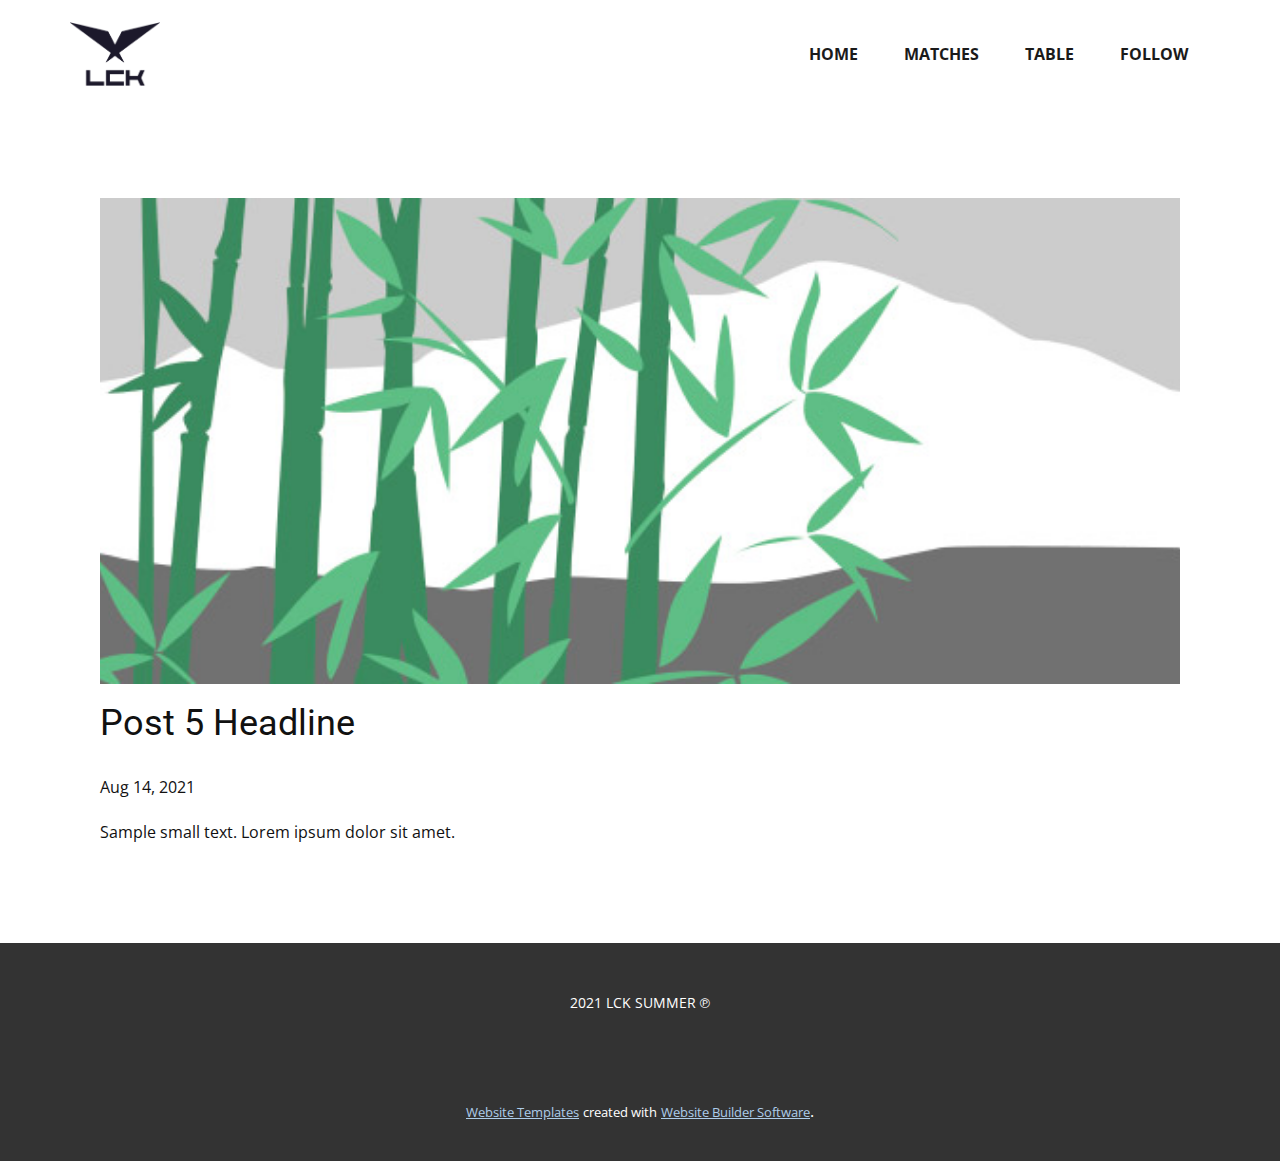
<file: blog/post-4.html>
<!doctype html>
<html style="font-size: 16px;"><head>
    <meta name="viewport" content="width=device-width, initial-scale=1.0">
    <meta charset="utf-8">
    <meta name="keywords" content="Post 1 Headline">
    <meta name="description" content="">
    <meta name="page_type" content="np-template-header-footer-from-plugin">
    <title>Post 5 Headline</title>
    <link rel="stylesheet" href="../nicepage.css" media="screen">
<link rel="stylesheet" href="../Post-Template.css" media="screen">
    <script class="u-script" type="text/javascript" src="../jquery.js" defer=""></script>
    <script class="u-script" type="text/javascript" src="../nicepage.js" defer=""></script>
    <meta name="generator" content="Nicepage 3.23.0, nicepage.com">
    <link rel="icon" href="../images/favicon.png">
    <link id="u-theme-google-font" rel="stylesheet" href="https://fonts.googleapis.com/css?family=Roboto:100,100i,300,300i,400,400i,500,500i,700,700i,900,900i|Open+Sans:300,300i,400,400i,600,600i,700,700i,800,800i">
    
    
    <script type="application/ld+json">{
		"@context": "http://schema.org",
		"@type": "Organization",
		"name": "Site1",
		"logo": "images/e20a5c3d7198dcf11996f1c20c6d88c97d89706efb6b2606d4d30a7f0f068b9965e0b9660d05a9ecd2c5c17d2d3ceb13ec6adc7ccf2ac386ccee8b598f264b123631e795246e87e356fee655ed97cd378e3fc54010f61aad5f44142fff0483ef.png"
}</script>
    <meta name="theme-color" content="#478ac9">
  </head>
  <body class="u-body"><header class="u-clearfix u-header u-header" id="sec-e5bd"><div class="u-clearfix u-sheet u-sheet-1">
        <a href="https://nicepage.com" class="u-image u-logo u-image-1" data-image-width="775" data-image-height="550">
          <img src="../images/e20a5c3d7198dcf11996f1c20c6d88c97d89706efb6b2606d4d30a7f0f068b9965e0b9660d05a9ecd2c5c17d2d3ceb13ec6adc7ccf2ac386ccee8b598f264b123631e795246e87e356fee655ed97cd378e3fc54010f61aad5f44142fff0483ef.png" class="u-logo-image u-logo-image-1">
        </a>
        <nav class="u-menu u-menu-dropdown u-offcanvas u-menu-1" data-position="" data-responsive-from="XS">
          <div class="menu-collapse" style="font-size: 1rem; letter-spacing: 0px; font-weight: 700; text-transform: uppercase;">
            <a class="u-button-style u-custom-active-border-color u-custom-border u-custom-border-color u-custom-borders u-custom-hover-border-color u-custom-left-right-menu-spacing u-custom-padding-bottom u-custom-text-active-color u-custom-text-color u-custom-text-hover-color u-custom-top-bottom-menu-spacing u-nav-link u-text-active-palette-1-base u-text-hover-palette-2-base" href="#" style="color: rgb(17, 17, 17) !important;">
              <svg class="u-svg-link" preserveAspectRatio="xMidYMin slice" viewBox="0 0 55 55" style=""><use xmlns:xlink="http://www.w3.org/1999/xlink" xlink:href="#svg-7296"></use></svg>
              <svg class="u-svg-content" viewBox="0 0 55 55" x="0px" y="0px" id="svg-7296" style="enable-background:new 0 0 55 55;"><path d="M55,27.5C55,12.337,42.663,0,27.5,0S0,12.337,0,27.5c0,8.009,3.444,15.228,8.926,20.258l-0.026,0.023l0.892,0.752
	c0.058,0.049,0.121,0.089,0.179,0.137c0.474,0.393,0.965,0.766,1.465,1.127c0.162,0.117,0.324,0.234,0.489,0.348
	c0.534,0.368,1.082,0.717,1.642,1.048c0.122,0.072,0.245,0.142,0.368,0.212c0.613,0.349,1.239,0.678,1.88,0.98
	c0.047,0.022,0.095,0.042,0.142,0.064c2.089,0.971,4.319,1.684,6.651,2.105c0.061,0.011,0.122,0.022,0.184,0.033
	c0.724,0.125,1.456,0.225,2.197,0.292c0.09,0.008,0.18,0.013,0.271,0.021C25.998,54.961,26.744,55,27.5,55
	c0.749,0,1.488-0.039,2.222-0.098c0.093-0.008,0.186-0.013,0.279-0.021c0.735-0.067,1.461-0.164,2.178-0.287
	c0.062-0.011,0.125-0.022,0.187-0.034c2.297-0.412,4.495-1.109,6.557-2.055c0.076-0.035,0.153-0.068,0.229-0.104
	c0.617-0.29,1.22-0.603,1.811-0.936c0.147-0.083,0.293-0.167,0.439-0.253c0.538-0.317,1.067-0.648,1.581-1
	c0.185-0.126,0.366-0.259,0.549-0.391c0.439-0.316,0.87-0.642,1.289-0.983c0.093-0.075,0.193-0.14,0.284-0.217l0.915-0.764
	l-0.027-0.023C51.523,42.802,55,35.55,55,27.5z M2,27.5C2,13.439,13.439,2,27.5,2S53,13.439,53,27.5
	c0,7.577-3.325,14.389-8.589,19.063c-0.294-0.203-0.59-0.385-0.893-0.537l-8.467-4.233c-0.76-0.38-1.232-1.144-1.232-1.993v-2.957
	c0.196-0.242,0.403-0.516,0.617-0.817c1.096-1.548,1.975-3.27,2.616-5.123c1.267-0.602,2.085-1.864,2.085-3.289v-3.545
	c0-0.867-0.318-1.708-0.887-2.369v-4.667c0.052-0.519,0.236-3.448-1.883-5.864C34.524,9.065,31.541,8,27.5,8
	s-7.024,1.065-8.867,3.168c-2.119,2.416-1.935,5.345-1.883,5.864v4.667c-0.568,0.661-0.887,1.502-0.887,2.369v3.545
	c0,1.101,0.494,2.128,1.34,2.821c0.81,3.173,2.477,5.575,3.093,6.389v2.894c0,0.816-0.445,1.566-1.162,1.958l-7.907,4.313
	c-0.252,0.137-0.502,0.297-0.752,0.476C5.276,41.792,2,35.022,2,27.5z M42.459,48.132c-0.35,0.254-0.706,0.5-1.067,0.735
	c-0.166,0.108-0.331,0.216-0.5,0.321c-0.472,0.292-0.952,0.57-1.442,0.83c-0.108,0.057-0.217,0.111-0.326,0.167
	c-1.126,0.577-2.291,1.073-3.488,1.476c-0.042,0.014-0.084,0.029-0.127,0.043c-0.627,0.208-1.262,0.393-1.904,0.552
	c-0.002,0-0.004,0.001-0.006,0.001c-0.648,0.16-1.304,0.293-1.964,0.402c-0.018,0.003-0.036,0.007-0.054,0.01
	c-0.621,0.101-1.247,0.174-1.875,0.229c-0.111,0.01-0.222,0.017-0.334,0.025C28.751,52.97,28.127,53,27.5,53
	c-0.634,0-1.266-0.031-1.895-0.078c-0.109-0.008-0.218-0.015-0.326-0.025c-0.634-0.056-1.265-0.131-1.89-0.233
	c-0.028-0.005-0.056-0.01-0.084-0.015c-1.322-0.221-2.623-0.546-3.89-0.971c-0.039-0.013-0.079-0.027-0.118-0.04
	c-0.629-0.214-1.251-0.451-1.862-0.713c-0.004-0.002-0.009-0.004-0.013-0.006c-0.578-0.249-1.145-0.525-1.705-0.816
	c-0.073-0.038-0.147-0.074-0.219-0.113c-0.511-0.273-1.011-0.568-1.504-0.876c-0.146-0.092-0.291-0.185-0.435-0.279
	c-0.454-0.297-0.902-0.606-1.338-0.933c-0.045-0.034-0.088-0.07-0.133-0.104c0.032-0.018,0.064-0.036,0.096-0.054l7.907-4.313
	c1.36-0.742,2.205-2.165,2.205-3.714l-0.001-3.602l-0.23-0.278c-0.022-0.025-2.184-2.655-3.001-6.216l-0.091-0.396l-0.341-0.221
	c-0.481-0.311-0.769-0.831-0.769-1.392v-3.545c0-0.465,0.197-0.898,0.557-1.223l0.33-0.298v-5.57l-0.009-0.131
	c-0.003-0.024-0.298-2.429,1.396-4.36C21.583,10.837,24.061,10,27.5,10c3.426,0,5.896,0.83,7.346,2.466
	c1.692,1.911,1.415,4.361,1.413,4.381l-0.009,5.701l0.33,0.298c0.359,0.324,0.557,0.758,0.557,1.223v3.545
	c0,0.713-0.485,1.36-1.181,1.575l-0.497,0.153l-0.16,0.495c-0.59,1.833-1.43,3.526-2.496,5.032c-0.262,0.37-0.517,0.698-0.736,0.949
	l-0.248,0.283V39.8c0,1.612,0.896,3.062,2.338,3.782l8.467,4.233c0.054,0.027,0.107,0.055,0.16,0.083
	C42.677,47.979,42.567,48.054,42.459,48.132z"></path></svg>
            </a>
          </div>
          <div class="u-custom-menu u-nav-container">
            <ul class="u-nav u-spacing-2 u-unstyled u-nav-1"><li class="u-nav-item"><a class="u-border-2 u-border-active-grey-90 u-border-hover-grey-50 u-button-style u-nav-link u-text-active-grey-90 u-text-grey-90 u-text-hover-grey-90" href="../HOME.html" style="padding: 10px 20px;">HOME</a>
</li><li class="u-nav-item"><a class="u-border-2 u-border-active-grey-90 u-border-hover-grey-50 u-button-style u-nav-link u-text-active-grey-90 u-text-grey-90 u-text-hover-grey-90" href="../MATCHES.html" style="padding: 10px 20px;">MATCHES</a>
</li><li class="u-nav-item"><a class="u-border-2 u-border-active-grey-90 u-border-hover-grey-50 u-button-style u-nav-link u-text-active-grey-90 u-text-grey-90 u-text-hover-grey-90" href="../TABLE.html" style="padding: 10px 20px;">TABLE</a>
</li><li class="u-nav-item"><a class="u-border-2 u-border-active-grey-90 u-border-hover-grey-50 u-button-style u-nav-link u-text-active-grey-90 u-text-grey-90 u-text-hover-grey-90" href="../FOLLOW.html" style="padding: 10px 20px;">FOLLOW</a>
</li></ul>
          </div>
          <div class="u-custom-menu u-nav-container-collapse">
            <div class="u-container-style u-inner-container-layout u-opacity u-opacity-95 u-sidenav u-white u-sidenav-1" data-offcanvas-width="184">
              <div class="u-sidenav-overflow">
                <div class="u-menu-close"></div>
                <ul class="u-align-center u-nav u-popupmenu-items u-unstyled u-nav-2"><li class="u-nav-item"><a class="u-button-style u-nav-link" href="../HOME.html" style="padding: 10px 20px;">HOME</a>
</li><li class="u-nav-item"><a class="u-button-style u-nav-link" href="../MATCHES.html" style="padding: 10px 20px;">MATCHES</a>
</li><li class="u-nav-item"><a class="u-button-style u-nav-link" href="../TABLE.html" style="padding: 10px 20px;">TABLE</a>
</li><li class="u-nav-item"><a class="u-button-style u-nav-link" href="../FOLLOW.html" style="padding: 10px 20px;">FOLLOW</a>
</li></ul>
              </div>
            </div>
            <div class="u-black u-menu-overlay u-opacity u-opacity-70"></div>
          </div>
        </nav>
      </div></header>
    <section class="u-align-center u-clearfix u-section-1" id="sec-71d7">
      <div class="u-clearfix u-sheet u-valign-middle-md u-valign-middle-sm u-valign-middle-xs u-sheet-1"><!--post_details--><!--post_details_options_json--><!--{"source":""}--><!--/post_details_options_json--><!--blog_post-->
        <div class="u-container-style u-expanded-width u-post-details u-post-details-1">
          <div class="u-container-layout u-valign-middle u-container-layout-1"><!--blog_post_image-->
            <img alt="" class="u-blog-control u-expanded-width u-image u-image-default u-image-1" src="[data-uri]"><!--/blog_post_image--><!--blog_post_header-->
            <h2 class="u-blog-control u-text u-text-1">Post 5 Headline</h2><!--/blog_post_header--><!--blog_post_metadata-->
            <div class="u-blog-control u-metadata u-metadata-1"><!--blog_post_metadata_date-->
              <span class="u-meta-date u-meta-icon">Aug 14, 2021</span><!--/blog_post_metadata_date--><!--blog_post_metadata_category-->
              <!--/blog_post_metadata_category--><!--blog_post_metadata_comments-->
              <!--/blog_post_metadata_comments-->
            </div><!--/blog_post_metadata--><!--blog_post_content-->
            <div class="u-align-justify u-blog-control u-post-content u-text u-text-2 fr-view">
  Sample small text. Lorem ipsum dolor sit amet.
  </div><!--/blog_post_content-->
          </div>
        </div><!--/blog_post--><!--/post_details-->
      </div>
    </section>
    
    
    <footer class="u-align-center u-clearfix u-footer u-grey-80 u-footer" id="sec-809c"><div class="u-clearfix u-sheet u-sheet-1">
        <p class="u-small-text u-text u-text-variant u-text-1">2021 LCK SUMMER ℗</p>
      </div></footer>
    <section class="u-backlink u-clearfix u-grey-80">
      <a class="u-link" href="https://nicepage.com/website-templates" target="_blank">
        <span>Website Templates</span>
      </a>
      <p class="u-text">
        <span>created with</span>
      </p>
      <a class="u-link" href="https://nicepage.com/" target="_blank">
        <span>Website Builder Software</span>
      </a>. 
    </section>
  
</body></html>
</file>
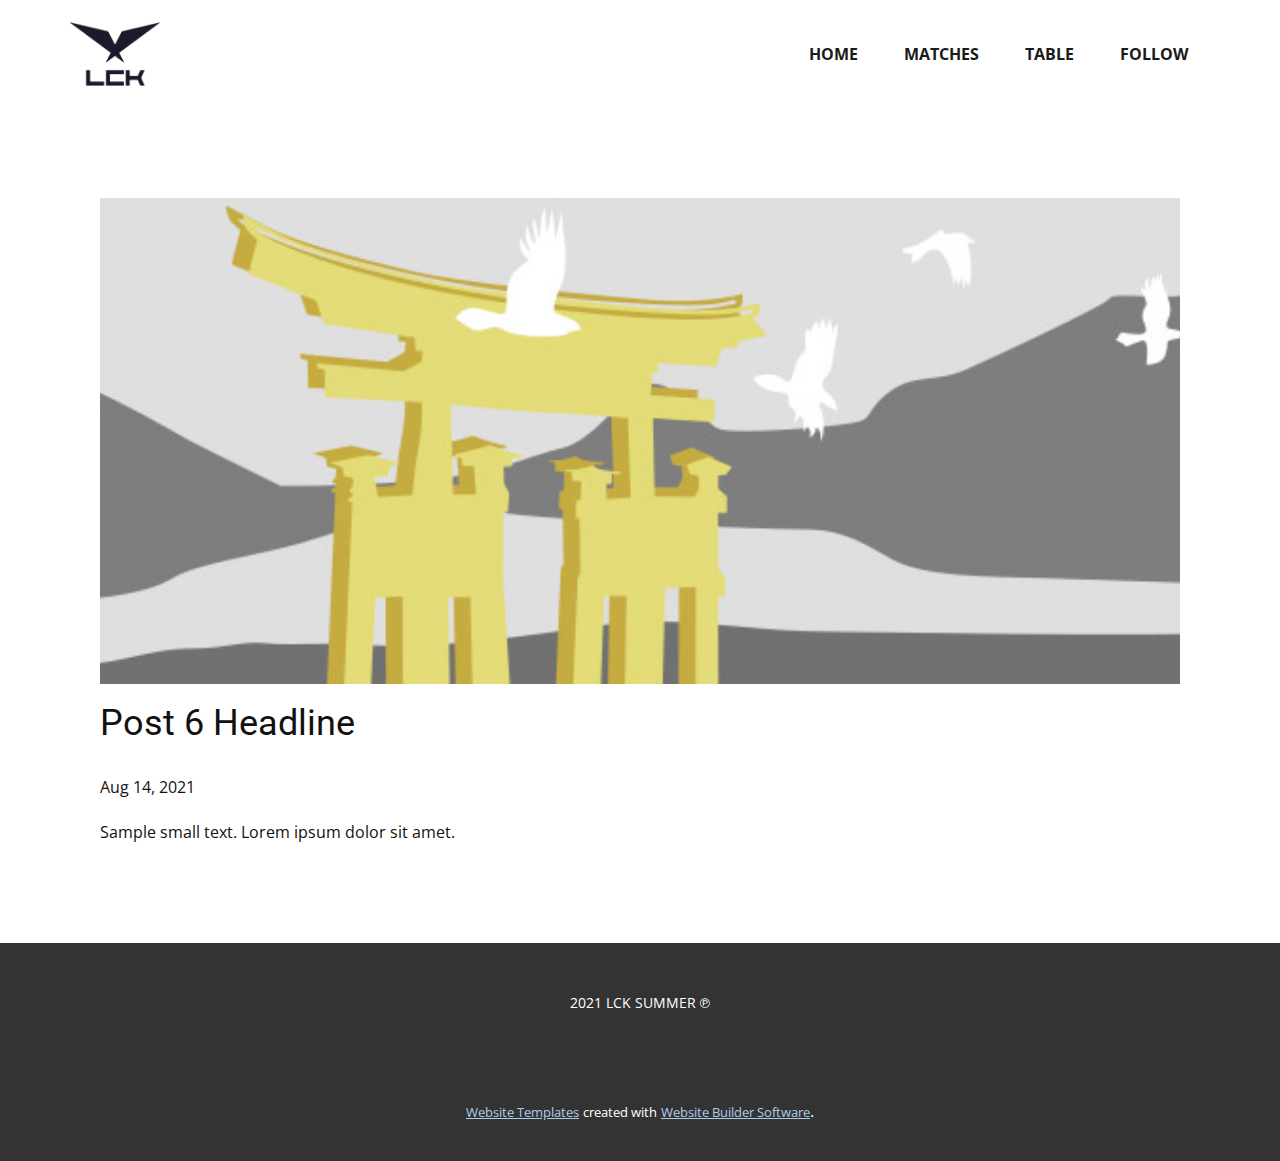
<file: blog/post-5.html>
<!doctype html>
<html style="font-size: 16px;"><head>
    <meta name="viewport" content="width=device-width, initial-scale=1.0">
    <meta charset="utf-8">
    <meta name="keywords" content="Post 1 Headline">
    <meta name="description" content="">
    <meta name="page_type" content="np-template-header-footer-from-plugin">
    <title>Post 6 Headline</title>
    <link rel="stylesheet" href="../nicepage.css" media="screen">
<link rel="stylesheet" href="../Post-Template.css" media="screen">
    <script class="u-script" type="text/javascript" src="../jquery.js" defer=""></script>
    <script class="u-script" type="text/javascript" src="../nicepage.js" defer=""></script>
    <meta name="generator" content="Nicepage 3.23.0, nicepage.com">
    <link rel="icon" href="../images/favicon.png">
    <link id="u-theme-google-font" rel="stylesheet" href="https://fonts.googleapis.com/css?family=Roboto:100,100i,300,300i,400,400i,500,500i,700,700i,900,900i|Open+Sans:300,300i,400,400i,600,600i,700,700i,800,800i">
    
    
    <script type="application/ld+json">{
		"@context": "http://schema.org",
		"@type": "Organization",
		"name": "Site1",
		"logo": "images/e20a5c3d7198dcf11996f1c20c6d88c97d89706efb6b2606d4d30a7f0f068b9965e0b9660d05a9ecd2c5c17d2d3ceb13ec6adc7ccf2ac386ccee8b598f264b123631e795246e87e356fee655ed97cd378e3fc54010f61aad5f44142fff0483ef.png"
}</script>
    <meta name="theme-color" content="#478ac9">
  </head>
  <body class="u-body"><header class="u-clearfix u-header u-header" id="sec-e5bd"><div class="u-clearfix u-sheet u-sheet-1">
        <a href="https://nicepage.com" class="u-image u-logo u-image-1" data-image-width="775" data-image-height="550">
          <img src="../images/e20a5c3d7198dcf11996f1c20c6d88c97d89706efb6b2606d4d30a7f0f068b9965e0b9660d05a9ecd2c5c17d2d3ceb13ec6adc7ccf2ac386ccee8b598f264b123631e795246e87e356fee655ed97cd378e3fc54010f61aad5f44142fff0483ef.png" class="u-logo-image u-logo-image-1">
        </a>
        <nav class="u-menu u-menu-dropdown u-offcanvas u-menu-1" data-position="" data-responsive-from="XS">
          <div class="menu-collapse" style="font-size: 1rem; letter-spacing: 0px; font-weight: 700; text-transform: uppercase;">
            <a class="u-button-style u-custom-active-border-color u-custom-border u-custom-border-color u-custom-borders u-custom-hover-border-color u-custom-left-right-menu-spacing u-custom-padding-bottom u-custom-text-active-color u-custom-text-color u-custom-text-hover-color u-custom-top-bottom-menu-spacing u-nav-link u-text-active-palette-1-base u-text-hover-palette-2-base" href="#" style="color: rgb(17, 17, 17) !important;">
              <svg class="u-svg-link" preserveAspectRatio="xMidYMin slice" viewBox="0 0 55 55" style=""><use xmlns:xlink="http://www.w3.org/1999/xlink" xlink:href="#svg-7296"></use></svg>
              <svg class="u-svg-content" viewBox="0 0 55 55" x="0px" y="0px" id="svg-7296" style="enable-background:new 0 0 55 55;"><path d="M55,27.5C55,12.337,42.663,0,27.5,0S0,12.337,0,27.5c0,8.009,3.444,15.228,8.926,20.258l-0.026,0.023l0.892,0.752
	c0.058,0.049,0.121,0.089,0.179,0.137c0.474,0.393,0.965,0.766,1.465,1.127c0.162,0.117,0.324,0.234,0.489,0.348
	c0.534,0.368,1.082,0.717,1.642,1.048c0.122,0.072,0.245,0.142,0.368,0.212c0.613,0.349,1.239,0.678,1.88,0.98
	c0.047,0.022,0.095,0.042,0.142,0.064c2.089,0.971,4.319,1.684,6.651,2.105c0.061,0.011,0.122,0.022,0.184,0.033
	c0.724,0.125,1.456,0.225,2.197,0.292c0.09,0.008,0.18,0.013,0.271,0.021C25.998,54.961,26.744,55,27.5,55
	c0.749,0,1.488-0.039,2.222-0.098c0.093-0.008,0.186-0.013,0.279-0.021c0.735-0.067,1.461-0.164,2.178-0.287
	c0.062-0.011,0.125-0.022,0.187-0.034c2.297-0.412,4.495-1.109,6.557-2.055c0.076-0.035,0.153-0.068,0.229-0.104
	c0.617-0.29,1.22-0.603,1.811-0.936c0.147-0.083,0.293-0.167,0.439-0.253c0.538-0.317,1.067-0.648,1.581-1
	c0.185-0.126,0.366-0.259,0.549-0.391c0.439-0.316,0.87-0.642,1.289-0.983c0.093-0.075,0.193-0.14,0.284-0.217l0.915-0.764
	l-0.027-0.023C51.523,42.802,55,35.55,55,27.5z M2,27.5C2,13.439,13.439,2,27.5,2S53,13.439,53,27.5
	c0,7.577-3.325,14.389-8.589,19.063c-0.294-0.203-0.59-0.385-0.893-0.537l-8.467-4.233c-0.76-0.38-1.232-1.144-1.232-1.993v-2.957
	c0.196-0.242,0.403-0.516,0.617-0.817c1.096-1.548,1.975-3.27,2.616-5.123c1.267-0.602,2.085-1.864,2.085-3.289v-3.545
	c0-0.867-0.318-1.708-0.887-2.369v-4.667c0.052-0.519,0.236-3.448-1.883-5.864C34.524,9.065,31.541,8,27.5,8
	s-7.024,1.065-8.867,3.168c-2.119,2.416-1.935,5.345-1.883,5.864v4.667c-0.568,0.661-0.887,1.502-0.887,2.369v3.545
	c0,1.101,0.494,2.128,1.34,2.821c0.81,3.173,2.477,5.575,3.093,6.389v2.894c0,0.816-0.445,1.566-1.162,1.958l-7.907,4.313
	c-0.252,0.137-0.502,0.297-0.752,0.476C5.276,41.792,2,35.022,2,27.5z M42.459,48.132c-0.35,0.254-0.706,0.5-1.067,0.735
	c-0.166,0.108-0.331,0.216-0.5,0.321c-0.472,0.292-0.952,0.57-1.442,0.83c-0.108,0.057-0.217,0.111-0.326,0.167
	c-1.126,0.577-2.291,1.073-3.488,1.476c-0.042,0.014-0.084,0.029-0.127,0.043c-0.627,0.208-1.262,0.393-1.904,0.552
	c-0.002,0-0.004,0.001-0.006,0.001c-0.648,0.16-1.304,0.293-1.964,0.402c-0.018,0.003-0.036,0.007-0.054,0.01
	c-0.621,0.101-1.247,0.174-1.875,0.229c-0.111,0.01-0.222,0.017-0.334,0.025C28.751,52.97,28.127,53,27.5,53
	c-0.634,0-1.266-0.031-1.895-0.078c-0.109-0.008-0.218-0.015-0.326-0.025c-0.634-0.056-1.265-0.131-1.89-0.233
	c-0.028-0.005-0.056-0.01-0.084-0.015c-1.322-0.221-2.623-0.546-3.89-0.971c-0.039-0.013-0.079-0.027-0.118-0.04
	c-0.629-0.214-1.251-0.451-1.862-0.713c-0.004-0.002-0.009-0.004-0.013-0.006c-0.578-0.249-1.145-0.525-1.705-0.816
	c-0.073-0.038-0.147-0.074-0.219-0.113c-0.511-0.273-1.011-0.568-1.504-0.876c-0.146-0.092-0.291-0.185-0.435-0.279
	c-0.454-0.297-0.902-0.606-1.338-0.933c-0.045-0.034-0.088-0.07-0.133-0.104c0.032-0.018,0.064-0.036,0.096-0.054l7.907-4.313
	c1.36-0.742,2.205-2.165,2.205-3.714l-0.001-3.602l-0.23-0.278c-0.022-0.025-2.184-2.655-3.001-6.216l-0.091-0.396l-0.341-0.221
	c-0.481-0.311-0.769-0.831-0.769-1.392v-3.545c0-0.465,0.197-0.898,0.557-1.223l0.33-0.298v-5.57l-0.009-0.131
	c-0.003-0.024-0.298-2.429,1.396-4.36C21.583,10.837,24.061,10,27.5,10c3.426,0,5.896,0.83,7.346,2.466
	c1.692,1.911,1.415,4.361,1.413,4.381l-0.009,5.701l0.33,0.298c0.359,0.324,0.557,0.758,0.557,1.223v3.545
	c0,0.713-0.485,1.36-1.181,1.575l-0.497,0.153l-0.16,0.495c-0.59,1.833-1.43,3.526-2.496,5.032c-0.262,0.37-0.517,0.698-0.736,0.949
	l-0.248,0.283V39.8c0,1.612,0.896,3.062,2.338,3.782l8.467,4.233c0.054,0.027,0.107,0.055,0.16,0.083
	C42.677,47.979,42.567,48.054,42.459,48.132z"></path></svg>
            </a>
          </div>
          <div class="u-custom-menu u-nav-container">
            <ul class="u-nav u-spacing-2 u-unstyled u-nav-1"><li class="u-nav-item"><a class="u-border-2 u-border-active-grey-90 u-border-hover-grey-50 u-button-style u-nav-link u-text-active-grey-90 u-text-grey-90 u-text-hover-grey-90" href="../HOME.html" style="padding: 10px 20px;">HOME</a>
</li><li class="u-nav-item"><a class="u-border-2 u-border-active-grey-90 u-border-hover-grey-50 u-button-style u-nav-link u-text-active-grey-90 u-text-grey-90 u-text-hover-grey-90" href="../MATCHES.html" style="padding: 10px 20px;">MATCHES</a>
</li><li class="u-nav-item"><a class="u-border-2 u-border-active-grey-90 u-border-hover-grey-50 u-button-style u-nav-link u-text-active-grey-90 u-text-grey-90 u-text-hover-grey-90" href="../TABLE.html" style="padding: 10px 20px;">TABLE</a>
</li><li class="u-nav-item"><a class="u-border-2 u-border-active-grey-90 u-border-hover-grey-50 u-button-style u-nav-link u-text-active-grey-90 u-text-grey-90 u-text-hover-grey-90" href="../FOLLOW.html" style="padding: 10px 20px;">FOLLOW</a>
</li></ul>
          </div>
          <div class="u-custom-menu u-nav-container-collapse">
            <div class="u-container-style u-inner-container-layout u-opacity u-opacity-95 u-sidenav u-white u-sidenav-1" data-offcanvas-width="184">
              <div class="u-sidenav-overflow">
                <div class="u-menu-close"></div>
                <ul class="u-align-center u-nav u-popupmenu-items u-unstyled u-nav-2"><li class="u-nav-item"><a class="u-button-style u-nav-link" href="../HOME.html" style="padding: 10px 20px;">HOME</a>
</li><li class="u-nav-item"><a class="u-button-style u-nav-link" href="../MATCHES.html" style="padding: 10px 20px;">MATCHES</a>
</li><li class="u-nav-item"><a class="u-button-style u-nav-link" href="../TABLE.html" style="padding: 10px 20px;">TABLE</a>
</li><li class="u-nav-item"><a class="u-button-style u-nav-link" href="../FOLLOW.html" style="padding: 10px 20px;">FOLLOW</a>
</li></ul>
              </div>
            </div>
            <div class="u-black u-menu-overlay u-opacity u-opacity-70"></div>
          </div>
        </nav>
      </div></header>
    <section class="u-align-center u-clearfix u-section-1" id="sec-71d7">
      <div class="u-clearfix u-sheet u-valign-middle-md u-valign-middle-sm u-valign-middle-xs u-sheet-1"><!--post_details--><!--post_details_options_json--><!--{"source":""}--><!--/post_details_options_json--><!--blog_post-->
        <div class="u-container-style u-expanded-width u-post-details u-post-details-1">
          <div class="u-container-layout u-valign-middle u-container-layout-1"><!--blog_post_image-->
            <img alt="" class="u-blog-control u-expanded-width u-image u-image-default u-image-1" src="[data-uri]"><!--/blog_post_image--><!--blog_post_header-->
            <h2 class="u-blog-control u-text u-text-1">Post 6 Headline</h2><!--/blog_post_header--><!--blog_post_metadata-->
            <div class="u-blog-control u-metadata u-metadata-1"><!--blog_post_metadata_date-->
              <span class="u-meta-date u-meta-icon">Aug 14, 2021</span><!--/blog_post_metadata_date--><!--blog_post_metadata_category-->
              <!--/blog_post_metadata_category--><!--blog_post_metadata_comments-->
              <!--/blog_post_metadata_comments-->
            </div><!--/blog_post_metadata--><!--blog_post_content-->
            <div class="u-align-justify u-blog-control u-post-content u-text u-text-2 fr-view">
  Sample small text. Lorem ipsum dolor sit amet.
  </div><!--/blog_post_content-->
          </div>
        </div><!--/blog_post--><!--/post_details-->
      </div>
    </section>
    
    
    <footer class="u-align-center u-clearfix u-footer u-grey-80 u-footer" id="sec-809c"><div class="u-clearfix u-sheet u-sheet-1">
        <p class="u-small-text u-text u-text-variant u-text-1">2021 LCK SUMMER ℗</p>
      </div></footer>
    <section class="u-backlink u-clearfix u-grey-80">
      <a class="u-link" href="https://nicepage.com/website-templates" target="_blank">
        <span>Website Templates</span>
      </a>
      <p class="u-text">
        <span>created with</span>
      </p>
      <a class="u-link" href="https://nicepage.com/" target="_blank">
        <span>Website Builder Software</span>
      </a>. 
    </section>
  
</body></html>
</file>
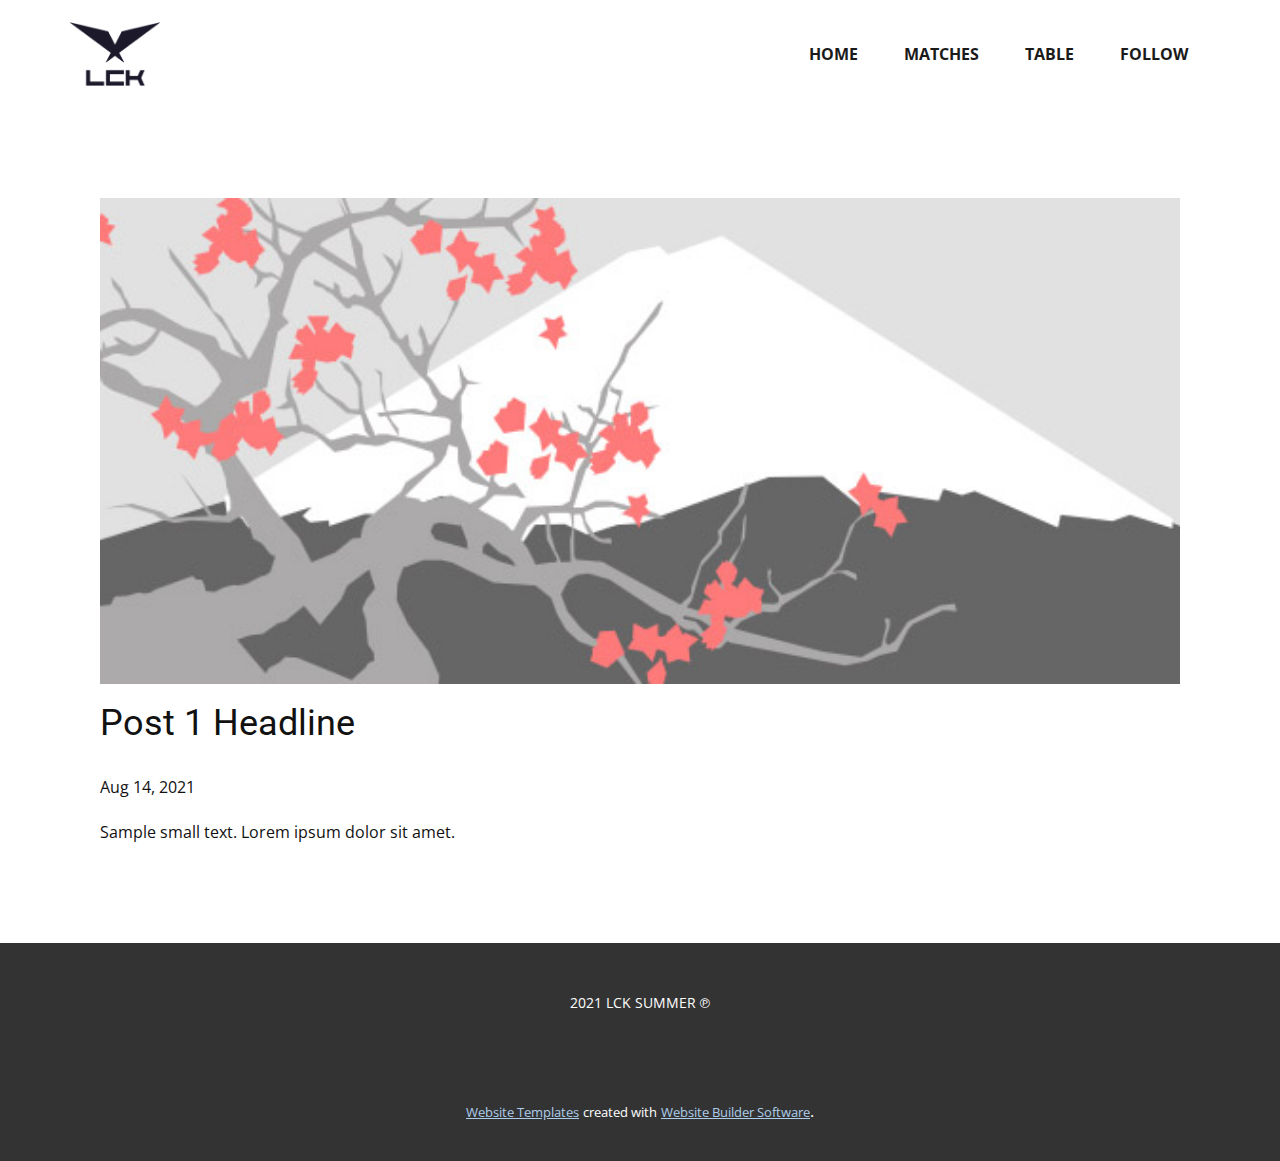
<file: blog/post.html>
<!doctype html>
<html style="font-size: 16px;"><head>
    <meta name="viewport" content="width=device-width, initial-scale=1.0">
    <meta charset="utf-8">
    <meta name="keywords" content="Post 1 Headline">
    <meta name="description" content="">
    <meta name="page_type" content="np-template-header-footer-from-plugin">
    <title>Post 1 Headline</title>
    <link rel="stylesheet" href="../nicepage.css" media="screen">
<link rel="stylesheet" href="../Post-Template.css" media="screen">
    <script class="u-script" type="text/javascript" src="../jquery.js" defer=""></script>
    <script class="u-script" type="text/javascript" src="../nicepage.js" defer=""></script>
    <meta name="generator" content="Nicepage 3.23.0, nicepage.com">
    <link rel="icon" href="../images/favicon.png">
    <link id="u-theme-google-font" rel="stylesheet" href="https://fonts.googleapis.com/css?family=Roboto:100,100i,300,300i,400,400i,500,500i,700,700i,900,900i|Open+Sans:300,300i,400,400i,600,600i,700,700i,800,800i">
    
    
    <script type="application/ld+json">{
		"@context": "http://schema.org",
		"@type": "Organization",
		"name": "Site1",
		"logo": "images/e20a5c3d7198dcf11996f1c20c6d88c97d89706efb6b2606d4d30a7f0f068b9965e0b9660d05a9ecd2c5c17d2d3ceb13ec6adc7ccf2ac386ccee8b598f264b123631e795246e87e356fee655ed97cd378e3fc54010f61aad5f44142fff0483ef.png"
}</script>
    <meta name="theme-color" content="#478ac9">
  </head>
  <body class="u-body"><header class="u-clearfix u-header u-header" id="sec-e5bd"><div class="u-clearfix u-sheet u-sheet-1">
        <a href="https://nicepage.com" class="u-image u-logo u-image-1" data-image-width="775" data-image-height="550">
          <img src="../images/e20a5c3d7198dcf11996f1c20c6d88c97d89706efb6b2606d4d30a7f0f068b9965e0b9660d05a9ecd2c5c17d2d3ceb13ec6adc7ccf2ac386ccee8b598f264b123631e795246e87e356fee655ed97cd378e3fc54010f61aad5f44142fff0483ef.png" class="u-logo-image u-logo-image-1">
        </a>
        <nav class="u-menu u-menu-dropdown u-offcanvas u-menu-1" data-position="" data-responsive-from="XS">
          <div class="menu-collapse" style="font-size: 1rem; letter-spacing: 0px; font-weight: 700; text-transform: uppercase;">
            <a class="u-button-style u-custom-active-border-color u-custom-border u-custom-border-color u-custom-borders u-custom-hover-border-color u-custom-left-right-menu-spacing u-custom-padding-bottom u-custom-text-active-color u-custom-text-color u-custom-text-hover-color u-custom-top-bottom-menu-spacing u-nav-link u-text-active-palette-1-base u-text-hover-palette-2-base" href="#" style="color: rgb(17, 17, 17) !important;">
              <svg class="u-svg-link" preserveAspectRatio="xMidYMin slice" viewBox="0 0 55 55" style=""><use xmlns:xlink="http://www.w3.org/1999/xlink" xlink:href="#svg-7296"></use></svg>
              <svg class="u-svg-content" viewBox="0 0 55 55" x="0px" y="0px" id="svg-7296" style="enable-background:new 0 0 55 55;"><path d="M55,27.5C55,12.337,42.663,0,27.5,0S0,12.337,0,27.5c0,8.009,3.444,15.228,8.926,20.258l-0.026,0.023l0.892,0.752
	c0.058,0.049,0.121,0.089,0.179,0.137c0.474,0.393,0.965,0.766,1.465,1.127c0.162,0.117,0.324,0.234,0.489,0.348
	c0.534,0.368,1.082,0.717,1.642,1.048c0.122,0.072,0.245,0.142,0.368,0.212c0.613,0.349,1.239,0.678,1.88,0.98
	c0.047,0.022,0.095,0.042,0.142,0.064c2.089,0.971,4.319,1.684,6.651,2.105c0.061,0.011,0.122,0.022,0.184,0.033
	c0.724,0.125,1.456,0.225,2.197,0.292c0.09,0.008,0.18,0.013,0.271,0.021C25.998,54.961,26.744,55,27.5,55
	c0.749,0,1.488-0.039,2.222-0.098c0.093-0.008,0.186-0.013,0.279-0.021c0.735-0.067,1.461-0.164,2.178-0.287
	c0.062-0.011,0.125-0.022,0.187-0.034c2.297-0.412,4.495-1.109,6.557-2.055c0.076-0.035,0.153-0.068,0.229-0.104
	c0.617-0.29,1.22-0.603,1.811-0.936c0.147-0.083,0.293-0.167,0.439-0.253c0.538-0.317,1.067-0.648,1.581-1
	c0.185-0.126,0.366-0.259,0.549-0.391c0.439-0.316,0.87-0.642,1.289-0.983c0.093-0.075,0.193-0.14,0.284-0.217l0.915-0.764
	l-0.027-0.023C51.523,42.802,55,35.55,55,27.5z M2,27.5C2,13.439,13.439,2,27.5,2S53,13.439,53,27.5
	c0,7.577-3.325,14.389-8.589,19.063c-0.294-0.203-0.59-0.385-0.893-0.537l-8.467-4.233c-0.76-0.38-1.232-1.144-1.232-1.993v-2.957
	c0.196-0.242,0.403-0.516,0.617-0.817c1.096-1.548,1.975-3.27,2.616-5.123c1.267-0.602,2.085-1.864,2.085-3.289v-3.545
	c0-0.867-0.318-1.708-0.887-2.369v-4.667c0.052-0.519,0.236-3.448-1.883-5.864C34.524,9.065,31.541,8,27.5,8
	s-7.024,1.065-8.867,3.168c-2.119,2.416-1.935,5.345-1.883,5.864v4.667c-0.568,0.661-0.887,1.502-0.887,2.369v3.545
	c0,1.101,0.494,2.128,1.34,2.821c0.81,3.173,2.477,5.575,3.093,6.389v2.894c0,0.816-0.445,1.566-1.162,1.958l-7.907,4.313
	c-0.252,0.137-0.502,0.297-0.752,0.476C5.276,41.792,2,35.022,2,27.5z M42.459,48.132c-0.35,0.254-0.706,0.5-1.067,0.735
	c-0.166,0.108-0.331,0.216-0.5,0.321c-0.472,0.292-0.952,0.57-1.442,0.83c-0.108,0.057-0.217,0.111-0.326,0.167
	c-1.126,0.577-2.291,1.073-3.488,1.476c-0.042,0.014-0.084,0.029-0.127,0.043c-0.627,0.208-1.262,0.393-1.904,0.552
	c-0.002,0-0.004,0.001-0.006,0.001c-0.648,0.16-1.304,0.293-1.964,0.402c-0.018,0.003-0.036,0.007-0.054,0.01
	c-0.621,0.101-1.247,0.174-1.875,0.229c-0.111,0.01-0.222,0.017-0.334,0.025C28.751,52.97,28.127,53,27.5,53
	c-0.634,0-1.266-0.031-1.895-0.078c-0.109-0.008-0.218-0.015-0.326-0.025c-0.634-0.056-1.265-0.131-1.89-0.233
	c-0.028-0.005-0.056-0.01-0.084-0.015c-1.322-0.221-2.623-0.546-3.89-0.971c-0.039-0.013-0.079-0.027-0.118-0.04
	c-0.629-0.214-1.251-0.451-1.862-0.713c-0.004-0.002-0.009-0.004-0.013-0.006c-0.578-0.249-1.145-0.525-1.705-0.816
	c-0.073-0.038-0.147-0.074-0.219-0.113c-0.511-0.273-1.011-0.568-1.504-0.876c-0.146-0.092-0.291-0.185-0.435-0.279
	c-0.454-0.297-0.902-0.606-1.338-0.933c-0.045-0.034-0.088-0.07-0.133-0.104c0.032-0.018,0.064-0.036,0.096-0.054l7.907-4.313
	c1.36-0.742,2.205-2.165,2.205-3.714l-0.001-3.602l-0.23-0.278c-0.022-0.025-2.184-2.655-3.001-6.216l-0.091-0.396l-0.341-0.221
	c-0.481-0.311-0.769-0.831-0.769-1.392v-3.545c0-0.465,0.197-0.898,0.557-1.223l0.33-0.298v-5.57l-0.009-0.131
	c-0.003-0.024-0.298-2.429,1.396-4.36C21.583,10.837,24.061,10,27.5,10c3.426,0,5.896,0.83,7.346,2.466
	c1.692,1.911,1.415,4.361,1.413,4.381l-0.009,5.701l0.33,0.298c0.359,0.324,0.557,0.758,0.557,1.223v3.545
	c0,0.713-0.485,1.36-1.181,1.575l-0.497,0.153l-0.16,0.495c-0.59,1.833-1.43,3.526-2.496,5.032c-0.262,0.37-0.517,0.698-0.736,0.949
	l-0.248,0.283V39.8c0,1.612,0.896,3.062,2.338,3.782l8.467,4.233c0.054,0.027,0.107,0.055,0.16,0.083
	C42.677,47.979,42.567,48.054,42.459,48.132z"></path></svg>
            </a>
          </div>
          <div class="u-custom-menu u-nav-container">
            <ul class="u-nav u-spacing-2 u-unstyled u-nav-1"><li class="u-nav-item"><a class="u-border-2 u-border-active-grey-90 u-border-hover-grey-50 u-button-style u-nav-link u-text-active-grey-90 u-text-grey-90 u-text-hover-grey-90" href="../HOME.html" style="padding: 10px 20px;">HOME</a>
</li><li class="u-nav-item"><a class="u-border-2 u-border-active-grey-90 u-border-hover-grey-50 u-button-style u-nav-link u-text-active-grey-90 u-text-grey-90 u-text-hover-grey-90" href="../MATCHES.html" style="padding: 10px 20px;">MATCHES</a>
</li><li class="u-nav-item"><a class="u-border-2 u-border-active-grey-90 u-border-hover-grey-50 u-button-style u-nav-link u-text-active-grey-90 u-text-grey-90 u-text-hover-grey-90" href="../TABLE.html" style="padding: 10px 20px;">TABLE</a>
</li><li class="u-nav-item"><a class="u-border-2 u-border-active-grey-90 u-border-hover-grey-50 u-button-style u-nav-link u-text-active-grey-90 u-text-grey-90 u-text-hover-grey-90" href="../FOLLOW.html" style="padding: 10px 20px;">FOLLOW</a>
</li></ul>
          </div>
          <div class="u-custom-menu u-nav-container-collapse">
            <div class="u-container-style u-inner-container-layout u-opacity u-opacity-95 u-sidenav u-white u-sidenav-1" data-offcanvas-width="184">
              <div class="u-sidenav-overflow">
                <div class="u-menu-close"></div>
                <ul class="u-align-center u-nav u-popupmenu-items u-unstyled u-nav-2"><li class="u-nav-item"><a class="u-button-style u-nav-link" href="../HOME.html" style="padding: 10px 20px;">HOME</a>
</li><li class="u-nav-item"><a class="u-button-style u-nav-link" href="../MATCHES.html" style="padding: 10px 20px;">MATCHES</a>
</li><li class="u-nav-item"><a class="u-button-style u-nav-link" href="../TABLE.html" style="padding: 10px 20px;">TABLE</a>
</li><li class="u-nav-item"><a class="u-button-style u-nav-link" href="../FOLLOW.html" style="padding: 10px 20px;">FOLLOW</a>
</li></ul>
              </div>
            </div>
            <div class="u-black u-menu-overlay u-opacity u-opacity-70"></div>
          </div>
        </nav>
      </div></header>
    <section class="u-align-center u-clearfix u-section-1" id="sec-71d7">
      <div class="u-clearfix u-sheet u-valign-middle-md u-valign-middle-sm u-valign-middle-xs u-sheet-1"><!--post_details--><!--post_details_options_json--><!--{"source":""}--><!--/post_details_options_json--><!--blog_post-->
        <div class="u-container-style u-expanded-width u-post-details u-post-details-1">
          <div class="u-container-layout u-valign-middle u-container-layout-1"><!--blog_post_image-->
            <img alt="" class="u-blog-control u-expanded-width u-image u-image-default u-image-1" src="[data-uri]"><!--/blog_post_image--><!--blog_post_header-->
            <h2 class="u-blog-control u-text u-text-1">Post 1 Headline</h2><!--/blog_post_header--><!--blog_post_metadata-->
            <div class="u-blog-control u-metadata u-metadata-1"><!--blog_post_metadata_date-->
              <span class="u-meta-date u-meta-icon">Aug 14, 2021</span><!--/blog_post_metadata_date--><!--blog_post_metadata_category-->
              <!--/blog_post_metadata_category--><!--blog_post_metadata_comments-->
              <!--/blog_post_metadata_comments-->
            </div><!--/blog_post_metadata--><!--blog_post_content-->
            <div class="u-align-justify u-blog-control u-post-content u-text u-text-2 fr-view">
  Sample small text. Lorem ipsum dolor sit amet.
  </div><!--/blog_post_content-->
          </div>
        </div><!--/blog_post--><!--/post_details-->
      </div>
    </section>
    
    
    <footer class="u-align-center u-clearfix u-footer u-grey-80 u-footer" id="sec-809c"><div class="u-clearfix u-sheet u-sheet-1">
        <p class="u-small-text u-text u-text-variant u-text-1">2021 LCK SUMMER ℗</p>
      </div></footer>
    <section class="u-backlink u-clearfix u-grey-80">
      <a class="u-link" href="https://nicepage.com/website-templates" target="_blank">
        <span>Website Templates</span>
      </a>
      <p class="u-text">
        <span>created with</span>
      </p>
      <a class="u-link" href="https://nicepage.com/" target="_blank">
        <span>Website Builder Software</span>
      </a>. 
    </section>
  
</body></html>
</file>
